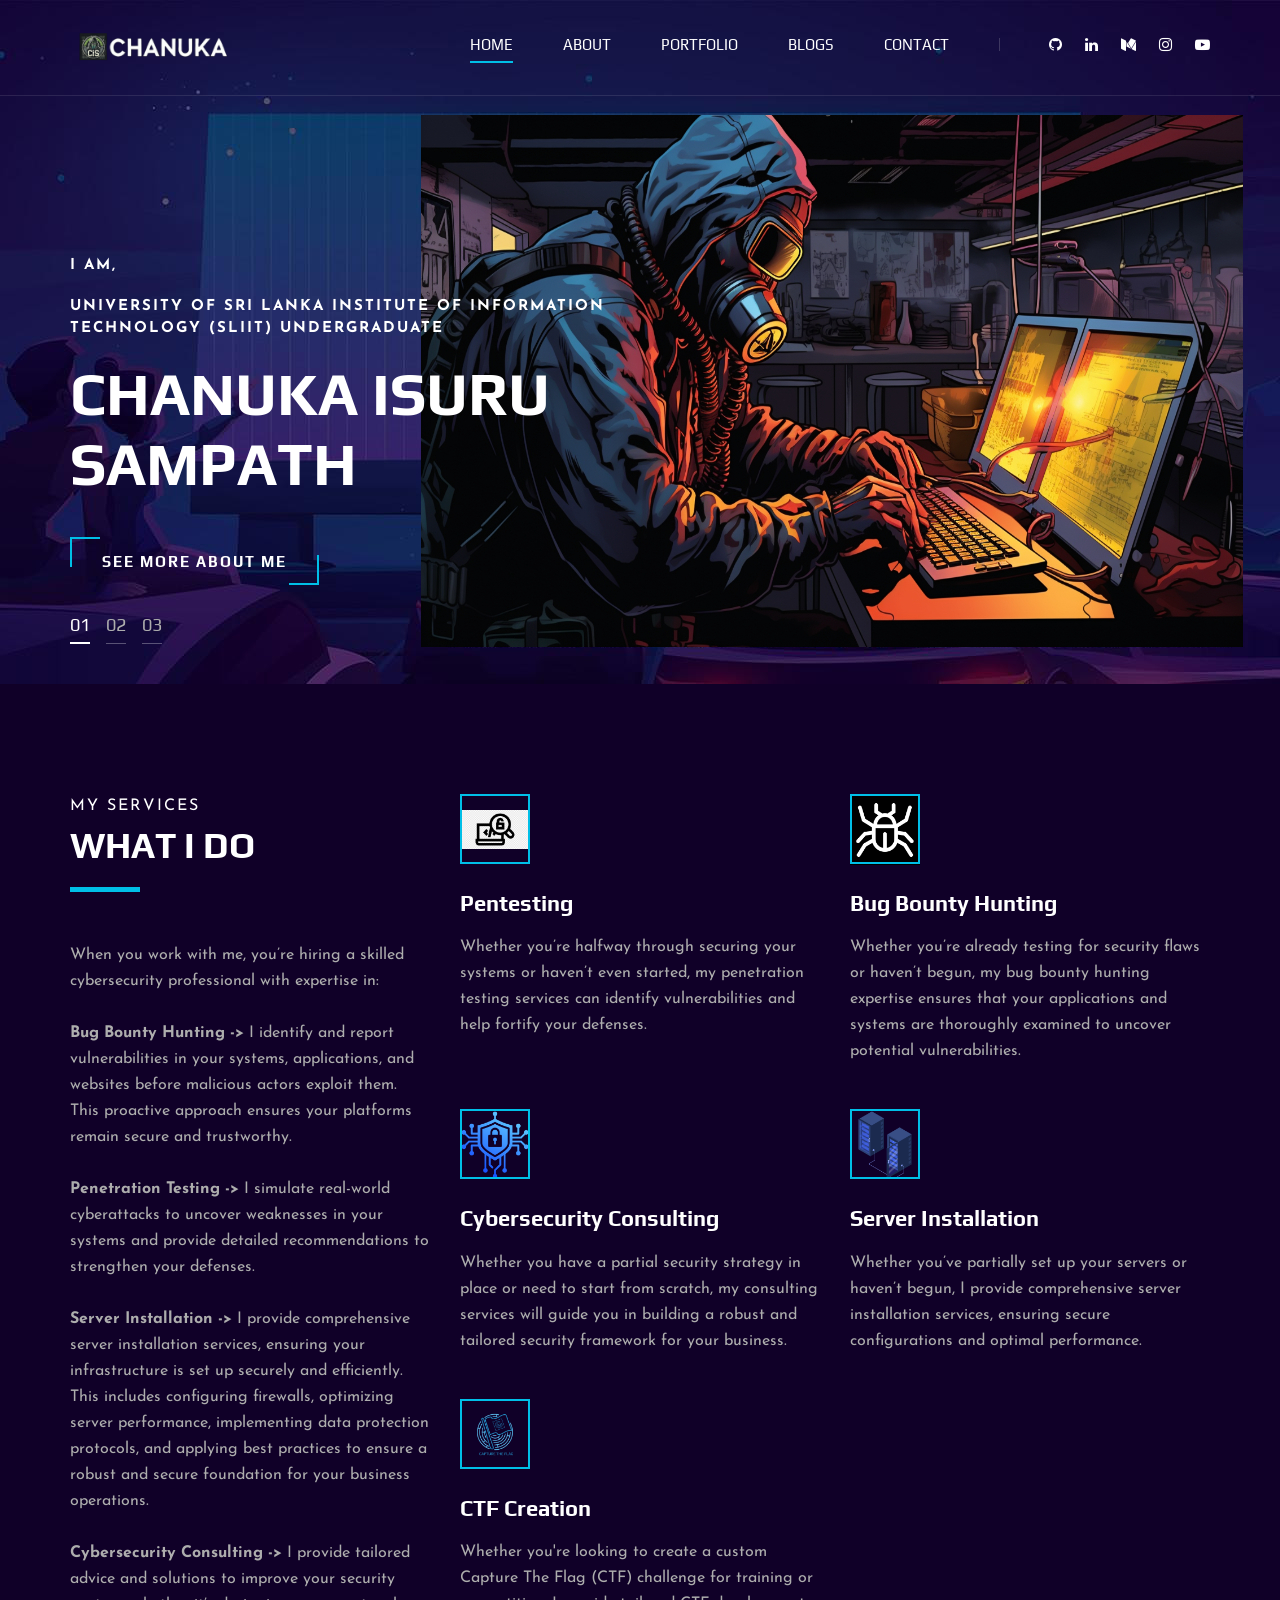
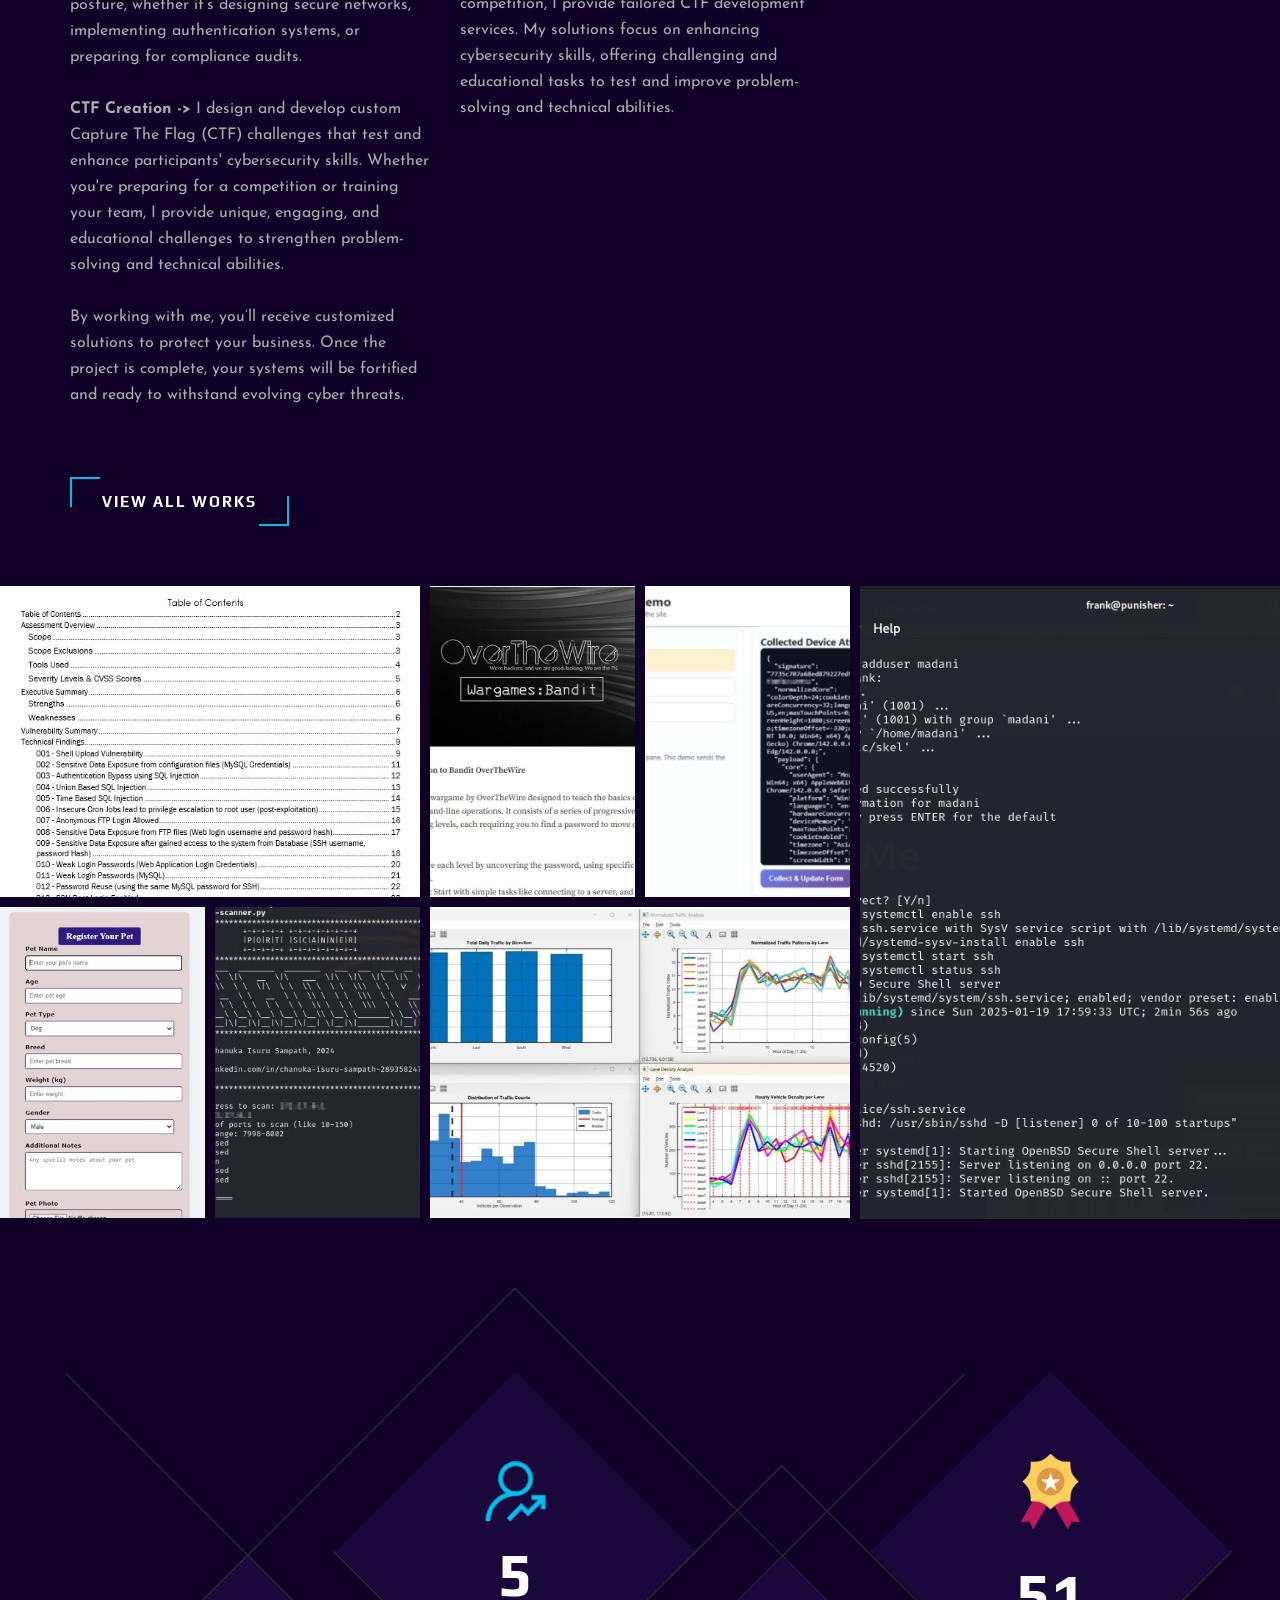
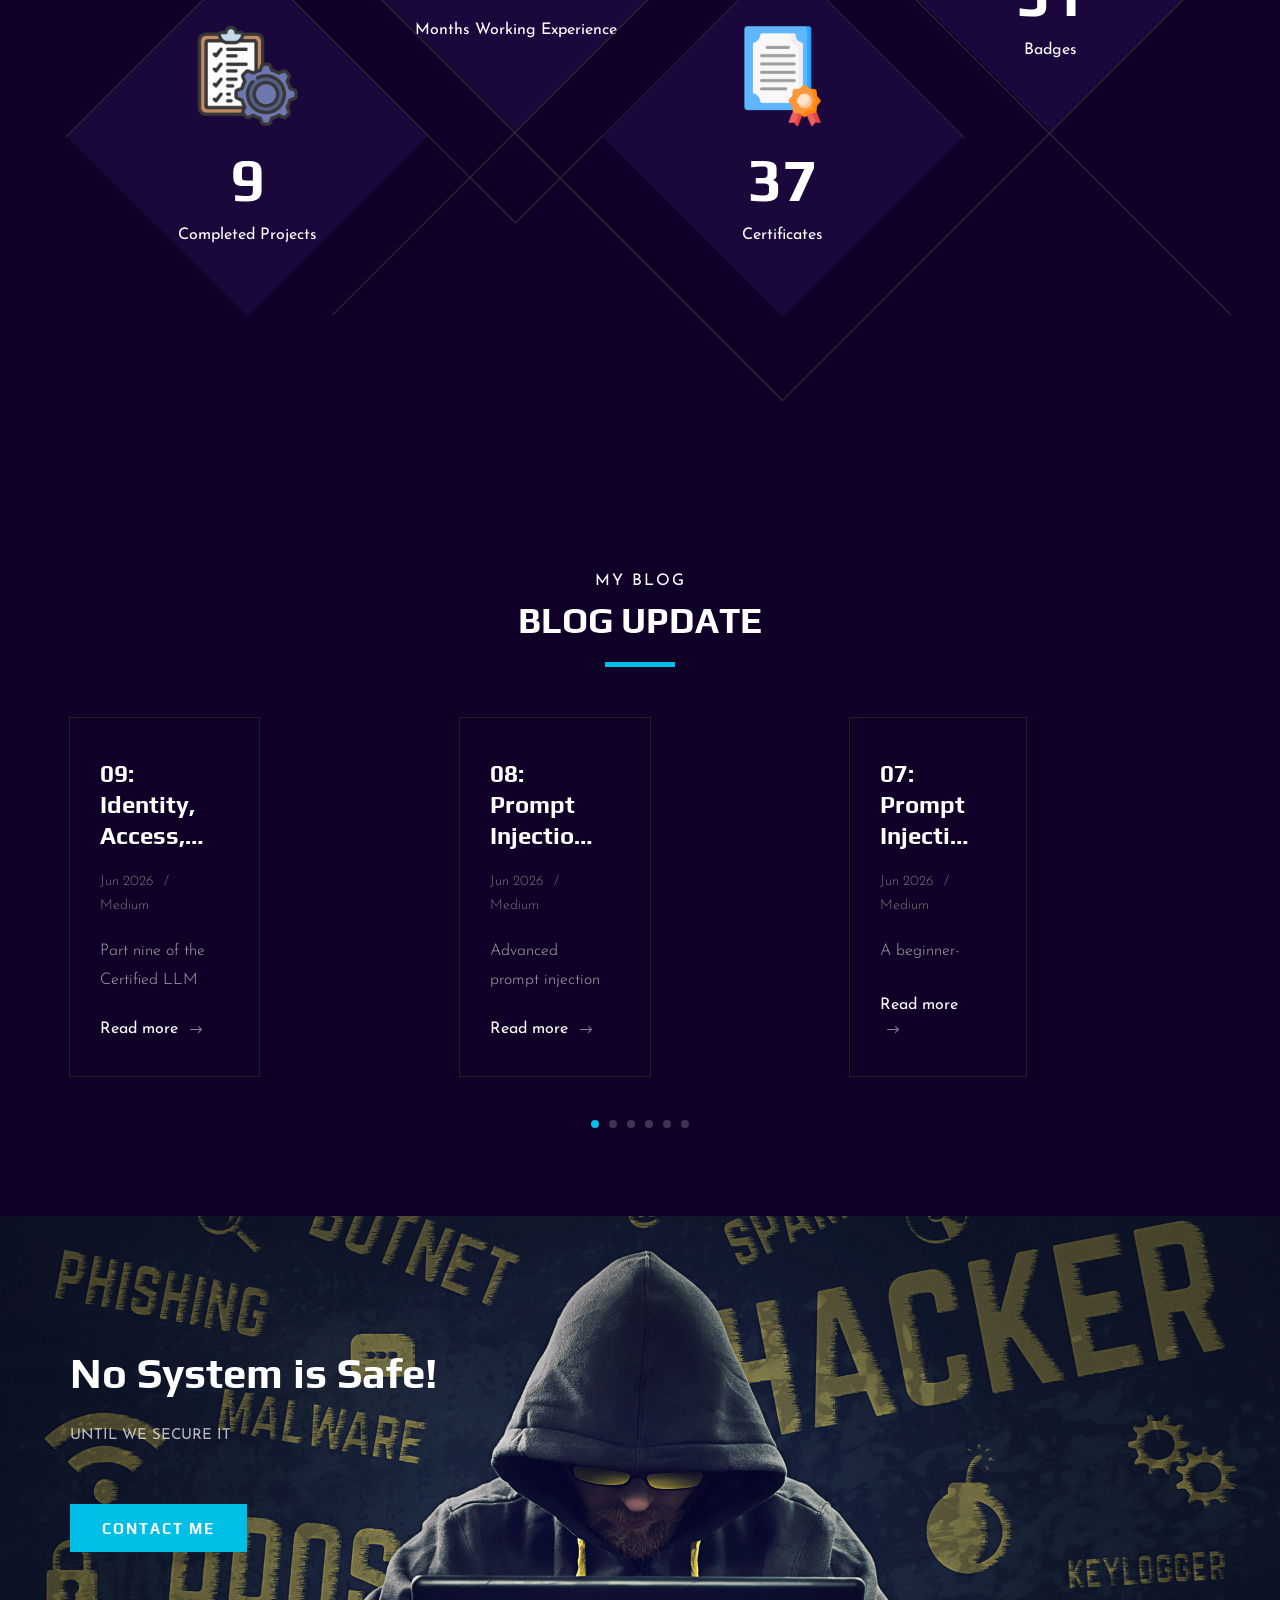
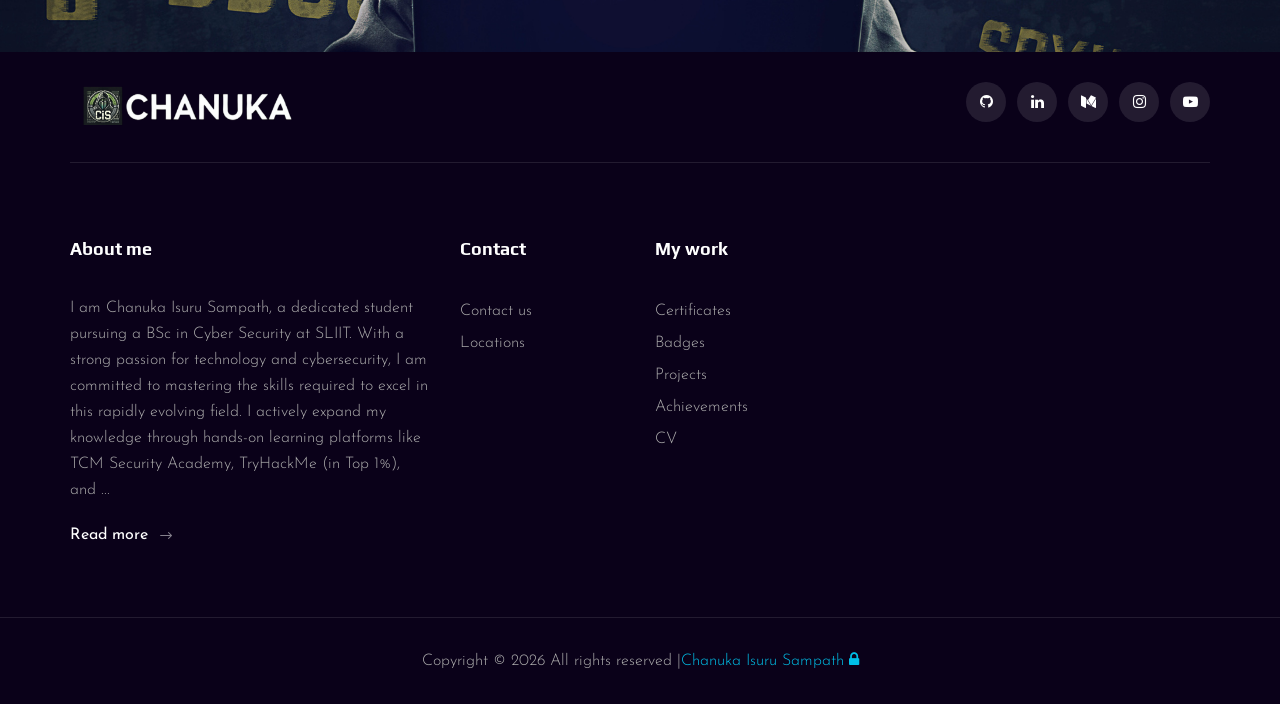
<file: index.html>
<!DOCTYPE html>
<html lang="zxx">

<head>
    <meta charset="UTF-8">
    <meta name="description" content="Chanuka Isuru Sampath is a cyber security undergraduate, penetration tester, bug bounty hunter, CTF creator, and security researcher.">
    <meta property="og:title" content="Chanuka Isuru Sampath | Cyber Security Portfolio">
    <meta property="og:description" content="Cyber security portfolio of Chanuka Isuru Sampath, featuring projects, certificates, badges, blogs, and contact details.">
    <meta property="og:type" content="website">
    <meta property="og:image" content="img/hero/hero-1.jpg">
    <meta name="twitter:card" content="summary_large_image">
    
    <title>Chanuka Isuru Sampath | Cyber Security Portfolio</title>

    <!-- Google Font -->
    <link href="https://fonts.googleapis.com/css2?family=Play:wght@400;700&display=swap" rel="stylesheet">
    <link href="https://fonts.googleapis.com/css2?family=Josefin+Sans:wght@300;400;500;600;700&display=swap"
        rel="stylesheet">

    <!-- Css Styles -->
    <link rel="stylesheet" href="css/bootstrap.min.css" type="text/css">
    <link rel="stylesheet" href="css/font-awesome.min.css" type="text/css">
    <link rel="stylesheet" href="css/elegant-icons.css" type="text/css">
    <link rel="stylesheet" href="css/owl.carousel.min.css" type="text/css">
    <link rel="stylesheet" href="css/magnific-popup.css" type="text/css">
    <link rel="stylesheet" href="css/slicknav.min.css" type="text/css">
    <link rel="stylesheet" href="css/style.css?v=20260613" type="text/css">
</head>

<body>
    <!-- Page Preloder -->
    <div id="preloder">
        <div class="loader"></div>
    </div>

    <!-- Header Section Begin -->
    <header class="header">
        <div class="container">
            <div class="row">
                <div class="col-lg-2">
                    <div class="header__logo">
                        <a href="./index.html"><img src="img/my logo.png" width="200px" alt=""></a>
                    </div>
                </div>
                <div class="col-lg-10">
                    <div class="header__nav__option">
                        <nav class="header__nav__menu mobile-menu">
                            <ul>
                                <li class="active"><a href="./index.html">Home</a></li>
                                <li><a href="./about.html">About</a></li>
                                <li><a href="./portfolio.html">Portfolio</a></li>
                                <li><a href="./blog.html">Blogs</a> </li>
                                <li><a href="./contact.html">Contact</a></li>
                            </ul>
                        </nav>
                        <div class="header__nav__social">
                            <a href="https://github.com/RIO6IX" target="_blank"><i class="fa fa-github"></i></a>
                            <a href="https://www.linkedin.com/in/chanuka-isuru-sampath-289358247/" target="_blank"><i class="fa fa-linkedin"></i></a>
                            <a href="https://medium.com/@rio6ix" target="_blank"><i class="fa fa-medium"></i></a>
                            <a href="https://www.instagram.com/rio6ix_._?igsh=MTc4N213a2JsMW84YQ%3D%3D&utm_source=qr " target="_blank"><i class="fa fa-instagram"></i></a>
                            <a href="https://www.youtube.com/@chanukaisuru0" target="_blank"><i class="fa fa-youtube-play"></i></a>
                        </div>
                    </div>
                </div>
            </div>
            <div id="mobile-menu-wrap"></div>
        </div>
    </header>
    <!-- Header End -->

    <!-- Hero Section Begin -->
    <section class="hero">
        <div class="hero__slider owl-carousel">
            <div class="hero__item set-bg" data-setbg="img/hero/hero-1.jpg">
                <div class="container">
                    <div class="row">
                        <div class="col-lg-6">
                            <div class="hero__text">
                                <span><b>I am, </b></span>
                                <span><b>University of Sri Lanka Institute of Information Technology (SLIIT) Undergraduate</b></span>
                                <h2><b>Chanuka Isuru Sampath</b></h2>
                                <a href="./about.html" class="primary-btn">See more about me</a>
                            </div>
                        </div>
                    </div>
                </div>
            </div>
            <div class="hero__item set-bg" data-setbg="img/hero/hero-1.jpg">
                <div class="container">
                    <div class="row">
                        <div class="col-lg-6">
                            <div class="hero__text">
                                <span><b>I am,</b> </span>
                                <span><b>an active Hack The Box, TryHackMe, VulnHub, and PicoCTF Player and CTF creator</b></span>
                                <h2><b>Chanuka Isuru Sampath (RIO6IX)</b></h2>
                                <a href="./about.html" class="primary-btn">See more about me</a>
                            </div>
                        </div>
                    </div>
                </div>
            </div>
            <div class="hero__item set-bg" data-setbg="img/hero/hero-1.jpg">
                <div class="container">
                    <div class="row">
                        <div class="col-lg-6">
                            <div class="hero__text">
                                <span><b>I am, </b></span>
                                <span><b>Bug Bounty Hunter on Bugcrowd, HackerOne, and Intigriti</b></span>
                                <h2><b>Chanuka Isuru Sampath</b></h2>
                                <a href="./about.html" class="primary-btn">See more about me</a>
                            </div>
                        </div>
                    </div>
                </div>
            </div>
        </div>
    </section>
    <!-- Hero Section End -->

    <!-- Services Section Begin -->
    <section class="services spad">
        <div class="container">
            <div class="row">
                <div class="col-lg-4">
                    <div class="services__title">
                        <div class="section-title">
                            <span>My services</span>
                            <h2>What I Do</h2>
                        </div>
                        <p>When you work with me, you’re hiring a skilled cybersecurity professional with expertise in:
                            <br>
                            <br>
                         <B>Bug Bounty Hunting -></B>
                            I identify and report vulnerabilities in your systems, applications, and websites before malicious actors exploit them. This proactive approach ensures your platforms remain secure and trustworthy.
                            <br>
                            <br>
                            <B>Penetration Testing -></B>
                            I simulate real-world cyberattacks to uncover weaknesses in your systems and provide detailed recommendations to strengthen your defenses.
                            <br>
                            <br>
                            <B>Server Installation -></B>
                            I provide comprehensive server installation services, ensuring your infrastructure is set up securely and efficiently. This includes configuring firewalls, optimizing server performance, implementing data protection protocols, and applying best practices to ensure a robust and secure foundation for your business operations.
                            <br>
                            <br>
                            <B>Cybersecurity Consulting -></B>
                            I provide tailored advice and solutions to improve your security posture, whether it’s designing secure networks, implementing authentication systems, or preparing for compliance audits.
                            <br>
                            <br>
                            <B>CTF Creation -></B>
                            I design and develop custom Capture The Flag (CTF) challenges that test and enhance participants' cybersecurity skills. Whether you're preparing for a competition or training your team, I provide unique, engaging, and educational challenges to strengthen problem-solving and technical abilities.
                            <br>
                            <br>
                             By working with me, you’ll receive customized solutions to protect your business. Once the project is complete, your systems will be fortified and ready to withstand evolving cyber threats.</p>
                             <script type="text/javascript" src="https://cdnjs.buymeacoffee.com/1.0.0/button.prod.min.js" data-name="bmc-button" data-slug="chanukaisuru" data-color="#FFDD00" data-emoji="☕"  data-font="Comic" data-text="Buy me a coffee" data-outline-color="#000000" data-font-color="#000000" data-coffee-color="#ffffff" ></script> 
                    </div>
                    <br>
                    <a href="portfolio.html" class="primary-btn">View all works</a>
                </div>
                <div class="col-lg-8">
                    <div class="row">
                        <div class="col-lg-6 col-md-6 col-sm-6">
                            <div class="services__item">
                                <div class="services__item__icon">
                                    <img src="img/icons/si-1.png" alt="">
                                </div>
                                <h4>Pentesting</h4>
                                <p>Whether you’re halfway through securing your systems or haven’t even started, my penetration testing services can identify vulnerabilities and help fortify your defenses.</p>
                            </div>
                        </div>
                        <div class="col-lg-6 col-md-6 col-sm-6">
                            <div class="services__item">
                                <div class="services__item__icon">
                                    <img src="img/icons/si-2.png" alt="">
                                </div>
                                <h4>Bug Bounty Hunting</h4>
                                <p>Whether you’re already testing for security flaws or haven’t begun, my bug bounty hunting expertise ensures that your applications and systems are thoroughly examined to uncover potential vulnerabilities.</p>
                            </div>
                        </div>
                        <div class="col-lg-6 col-md-6 col-sm-6">
                            <div class="services__item">
                                <div class="services__item__icon">
                                    <img src="img/icons/si-3.png" alt="">
                                </div>
                                <h4>Cybersecurity Consulting</h4>
                                <p>Whether you have a partial security strategy in place or need to start from scratch, my consulting services will guide you in building a robust and tailored security framework for your business.</p>
                            </div>
                        </div>
                        <div class="col-lg-6 col-md-6 col-sm-6">
                            <div class="services__item">
                                <div class="services__item__icon">
                                    <img src="img/icons/si-4.png" alt="">
                                </div>
                                <h4>Server Installation</h4>
                                <p>Whether you’ve partially set up your servers or haven’t begun, I provide comprehensive server installation services, ensuring secure configurations and optimal performance.</p>
                            </div>
                        </div>
                        <div class="col-lg-6 col-md-6 col-sm-6">
                            <div class="services__item">
                                <div class="services__item__icon">
                                    <img src="img/icons/si-5.png" alt="">
                                </div>
                                <h4>CTF Creation</h4>
                                <p>Whether you're looking to create a custom Capture The Flag (CTF) challenge for training or competition, I provide tailored CTF development services. My solutions focus on enhancing cybersecurity skills, offering challenging and educational tasks to test and improve problem-solving and technical abilities.</p>
                            </div>
                        </div>
                    </div>
                </div>
            </div>
        </div>
    </section>
    <!-- Services Section End -->

    <!-- Work Section Begin -->
    <section class="work">
        <div class="work__gallery">
            <div class="grid-sizer"></div>
            <div class="work__item wide__item set-bg" data-setbg="img/work/work-1.jpg">
            <!--   <a href="https://medium.com/@rio6ix" class="play-btn video-popup"><i
                        class="fa fa-play"></i></a> -->
                <div class="work__item__hover">
                    <h4>Pentesting</h4>
                    <ul>
                        <li>Report written</li>
                    
                    </ul>
                </div>
            </div>
            <div class="work__item small__item set-bg" data-setbg="img/work/work-2.jpg">
                <div class="work__item__hover">
                    <h4>Cyber Security</h4>
                    <ul>
                        <li>Guide</li>                            
                    </ul>
                </div>
            </div>
            <div class="work__item small__item set-bg" data-setbg="img/work/work-7.png">
                    <div class="work__item__hover">
                        <h4>Research & Demo</h4>
                        <ul>
                            <li>Guide</li>                            
                        </ul>
                    </div>
            </div>
            <div class="work__item large__item set-bg" data-setbg="img/work/work-4.jpg">
                <div class="work__item__hover">
                    <h4>CTF</h4>
                    <ul>
                        <li>Create</li>
                    </ul>
                </div>
            </div>
            <div class="work__item small__item set-bg" data-setbg="img/work/work-5.jpg">
                <div class="work__item__hover">
                    <h4>Web</h4>
                    <ul>
                        <li>Development</li>
                    </ul>
                </div>
            </div>
            <div class="work__item small__item set-bg" data-setbg="img/work/work-6.jpg">
                <div class="work__item__hover">
                    <h4>Tool</h4>
                    <ul>
                        <li>Builder</li>
                    </ul>
                </div>
            </div>
            <div class="work__item wide__item set-bg" data-setbg="img/work/DM-1.png">
                <div class="work__item__hover">
                    <h4>Smart Traffic Light Controller</h4>
                    <ul>
                        <li>Project</li>
                        <li>development</li>
                    </ul>
                </div>
            </div>
        </div>
    </section>
    <!-- Work Section End -->

    <!-- Counter Section Begin -->
    <section class="counter">
        <div class="container">
            <div class="counter__content">
                <div class="row">
                    <div class="col-lg-3 col-md-6 col-sm-6">
                        <div class="counter__item">
                            <div class="counter__item__text">
                                <img src="img/icons/ci-1.png" width="100px" alt="">
                                <h2 class="counter_num">14</h2>
                                <p>Completed Projects</p>
                            </div>
                        </div>
                    </div>
                    <div class="col-lg-3 col-md-6 col-sm-6">
                        <div class="counter__item second__item">
                            <div class="counter__item__text">
                                <img src="img/icons/ci-2.png" alt="">
                                <h2 class="counter_num">7</h2>
                                <p>Months Working Experience</p>
                            </div>
                        </div>
                    </div>
                    <div class="col-lg-3 col-md-6 col-sm-6">
                        <div class="counter__item third__item">
                            <div class="counter__item__text">
                                <img src="img/icons/ci-3.png" width="100px" alt="">
                                <h2 class="counter_num">61</h2>
                                <p>Certificates</p>
                            </div>
                        </div>
                    </div>
                    <div class="col-lg-3 col-md-6 col-sm-6">
                        <div class="counter__item four__item">
                            <div class="counter__item__text">
                                <img src="img/icons/ci-4.png" width="100px" alt="">
                                <h2 class="counter_num">84</h2>
                                <p>Badges</p>
                            </div>
                        </div>
                    </div>
                </div>
            </div>
        </div>
    </section>
    <!-- Counter Section End -->


    <!-- Latest Blog Section Begin -->
    <section class="latest spad">
        <div class="container">
            <div class="row">
                <div class="col-lg-12">
                    <div class="section-title center-title">
                        <span>My Blog</span>
                        <h2>Blog Update</h2>
                    </div>
                </div>
            </div>
            <div class="row">
                <div class="latest__slider owl-carousel">
                    <div class="col-lg-4">
                        <div class="blog__item latest__item">
                            <h4>09: Identity, Access, Memory &amp; Advanced Topics</h4>
                            <ul>
                                <li>Jun 2026</li>
                                <li>Medium</li>
                            </ul>
                            <p>Part nine of the Certified LLM Security Professional series, covering identity, access, memory, and advanced security topics for LLM systems.</p>
                            <a href="https://medium.com/@rio6ix/certified-llm-security-professional-09-identity-access-memory-advanced-topics-4883854ca1ee" target="_blank">Read more <span class="arrow_right"></span></a>
                        </div>
                    </div>
                    <div class="col-lg-4">
                        <div class="blog__item latest__item">
                            <h4>08: Prompt Injection Advanced Attack Scenarios</h4>
                            <ul>
                                <li>Jun 2026</li>
                                <li>Medium</li>
                            </ul>
                            <p>Advanced prompt injection scenarios in the Certified LLM Security Professional series, focused on practical attack paths and defensive thinking.</p>
                            <a href="https://medium.com/@rio6ix/certified-llm-security-professional-08-prompt-injection-advanced-attack-scenarios-87127b9a428a" target="_blank">Read more <span class="arrow_right"></span></a>
                        </div>
                    </div>
                    <div class="col-lg-4">
                        <div class="blog__item latest__item">
                            <h4>07: Prompt Injection Basics &amp; Direct Attacks</h4>
                            <ul>
                                <li>Jun 2026</li>
                                <li>Medium</li>
                            </ul>
                            <p>A beginner-friendly LLM security lesson on prompt injection basics, direct attacks, and why instruction handling matters in AI applications.</p>
                            <a href="https://medium.com/@rio6ix/certified-llm-security-professional-07-prompt-injection-basics-direct-attacks-875ce26dd5e9" target="_blank">Read more <span class="arrow_right"></span></a>
                        </div>
                    </div>
                    <div class="col-lg-4">
                        <div class="blog__item latest__item">
                            <h4>06: LLM Application Architecture &amp; RAG</h4>
                            <ul>
                                <li>Jun 2026</li>
                                <li>Medium</li>
                            </ul>
                            <p>Part six introduces LLM application architecture and retrieval augmented generation, with a security-focused look at how these systems are built.</p>
                            <a href="https://medium.com/@rio6ix/certified-llm-security-professional-06-llm-application-architecture-rag-2a0ee123f6e6" target="_blank">Read more <span class="arrow_right"></span></a>
                        </div>
                    </div>
                    <div class="col-lg-4">
                        <div class="blog__item latest__item">
                            <h4>Bandit Level 0-34</h4>
                            <ul>
                                <li>Mar 01, 2025</li>
                                <li>Medium</li>
                            </ul>
                            <p>Bandit is a wargame by OverTheWire designed to teach Linux and command-line basics through progressively challenging levels.</p>
                            <a href="https://medium.com/@rio6ix/overthewire-bandit-level-1-34-064c9911459d" target="_blank">Read more <span class="arrow_right"></span></a>
                        </div>
                    </div>
                    <div class="col-lg-4">
                        <div class="blog__item latest__item">
                            <h4>Natas Level 0-10</h4>
                            <ul>
                                <li>Feb 14, 2025</li>
                                <li>Medium</li>
                            </ul>
                            <p>OverTheWire Natas is a web security wargame for learning web vulnerabilities through hands-on browser-based challenges.</p>
                            <a href="https://medium.com/@rio6ix/natas-level-1-20-ada947b40325" target="_blank">Read more <span class="arrow_right"></span></a>
                        </div>
                    </div>
                    <div class="col-lg-4">
                        <div class="blog__item latest__item">
                            <h4>Setting Up Burp Suite Proxy: A Complete Guide</h4>
                            <ul>
                                <li>Mar 04, 2025</li>
                                <li>Medium</li>
                            </ul>
                            <p>A practical guide to configuring Burp Suite Proxy for web security testing and browser traffic interception.</p>
                            <a href="https://medium.com/@rio6ix/setting-up-burp-suite-proxy-a-complete-guide-f887f7e74e1f" target="_blank">Read more <span class="arrow_right"></span></a>
                        </div>
                    </div>
                    <div class="col-lg-4">
                        <div class="blog__item latest__item">
                            <h4>TryHackMe Mr. Robot Walkthrough</h4>
                            <ul>
                                <li>Nov 21, 2024</li>
                                <li>Medium</li>
                            </ul>
                            <p>A TryHackMe Mr. Robot walkthrough beginning with Nmap scanning, service discovery, and exploitation workflow.</p>
                            <a href="https://medium.com/@rio6ix/tryhackme-mr-robot-walkthrough-6e37f9a0c8bc" target="_blank">Read more <span class="arrow_right"></span></a>
                        </div>
                    </div>
                    <div class="col-lg-4">
                        <div class="blog__item latest__item">
                            <h4>Python 101 for Hackers</h4>
                            <ul>
                                <li>Dec 14, 2024</li>
                                <li>LinkedIn</li>
                            </ul>
                            <p>A Python-focused ethical hacking guide covering small security projects, scripting ideas, and practical learning exercises.</p>
                            <a href="https://www.linkedin.com/posts/chanuka-isuru-sampath-289358247_python-101-for-hackers-educational-guide-activity-7273726125841747968-dWLm?utm_source=share&utm_medium=member_desktop" target="_blank">Read more <span class="arrow_right"></span></a>
                        </div>
                    </div>
                    <div class="col-lg-4">
                        <div class="blog__item latest__item">
                            <h4>Frank CTF</h4>
                            <ul>
                                <li>Jan 20, 2025</li>
                                <li>Medium</li>
                            </ul>
                            <p>A walkthrough for the Frank CTF challenge, inspired by Frank Castle, with practical enumeration and exploitation steps.</p>
                            <a href="https://medium.com/@rio6ix/frank-8ee9dcc6ed93" target="_blank">Read more <span class="arrow_right"></span></a>
                        </div>
                    </div>
                    <div class="col-lg-4">
                        <div class="blog__item latest__item">
                            <h4>Find Me CTF</h4>
                            <ul>
                                <li>Jan 23, 2025</li>
                                <li>Medium</li>
                            </ul>
                            <p>A walkthrough for the Find Me CTF challenge, showing how to uncover vulnerabilities and capture the user and root flags.</p>
                            <a href="https://medium.com/@rio6ix/find-me-ctf-ec04b7c83b00" target="_blank">Read more <span class="arrow_right"></span></a>
                        </div>
                    </div>
                </div>
            </div>
        </div> 
    </section>
    <!-- Latest Blog Section End -->

    <!-- Call To Action Section Begin -->
    <section class="callto spad set-bg" data-setbg="img/callto-bg.jpg">
        <div class="container">
            <div class="row">
                <div class="col-lg-8">
                    <div class="callto__text">
                        <h2>No System is Safe!</h2>
                        <p>Until We Secure It</p>
                        <a href="./contact.html">Contact me</a>
                    </div>
                </div>
            </div>
        </div>
    </section>
    <!-- Call To Action Section End -->

    <!-- Footer Section Begin -->
    <footer class="footer">
        <div class="container">
            <div class="footer__top">
                <div class="row">
                    <div class="col-lg-6 col-md-6">
                        <div class="footer__top__logo">
                            <a href="./index.html"><img src="img/my logo.png" height="50px" ></a>
                        </div>
                    </div>
                    <div class="col-lg-6 col-md-6">
                        <div class="footer__top__social">
                            <a href="https://github.com/RIO6IX" target="_blank"><i class="fa fa-github"></i></a>
                            <a href="https://www.linkedin.com/in/chanuka-isuru-sampath-289358247/" target="_blank"><i class="fa fa-linkedin"></i></a>
                            <a href="https://medium.com/@rio6ix" target="_blank"><i class="fa fa-medium"></i></a>
                            <a href="https://www.instagram.com/rio6ix_._?igsh=MTc4N213a2JsMW84YQ%3D%3D&utm_source=qr " target="_blank"><i class="fa fa-instagram"></i></a>
                            <a href="https://www.youtube.com/@chanukaisuru0" target="_blank"><i class="fa fa-youtube-play"></i></a>
                        </div>
                    </div>
                </div>
            </div>
            <div class="footer__option">
                <div class="row">
                    <div class="col-lg-4 col-md-6 col-sm-6">
                        <div class="footer__option__item">
                            <h5>About me</h5>
                            <p>I am Chanuka Isuru Sampath, a dedicated student pursuing a BSc in Cyber Security at SLIIT. With a strong passion for technology and cybersecurity, I am committed to mastering the skills required to excel in this rapidly evolving field. I actively expand my knowledge through hands-on learning platforms like TCM Security Academy, TryHackMe (in Top 1%), and ...</p>
                            <a href="./about.html" class="read__more">Read more <span class="arrow_right"></span></a>
                        </div>
                    </div>
                    <div class="col-lg-2 col-md-3 col-sm-3">
                        <div class="footer__option__item">
                            <h5>Contact</h5>
                            <ul>
                                <li><a href="./contact.html">Contact us</a></li>
                                <li><a href="./contact.html">Locations</a></li>
                            </ul>
                        </div>
                    </div>
                    <div class="col-lg-2 col-md-3 col-sm-3">
                        <div class="footer__option__item">
                            <h5>My work</h5>
                            <ul>
                                <li><a href="./portfolio.html">Certificates</a></li>
                                <li><a href="./portfolio.html">Badges</a></li>
                                <li><a href="./portfolio.html">Projects</a></li>
                                <li><a href="./portfolio.html">Achievements</a></li>
                                <li><a href="./portfolio.html">CV</a></li>
                            </ul>
                        </div>
                    </div>
           
                    </div>
                </div>
            </div>
            <div class="footer__copyright">
                <div class="row">
                    <div class="col-lg-12 text-center">
                        <p class="footer__copyright__text">Copyright &copy;
                            <script>
                                document.write(new Date().getFullYear());
                            </script>
                            All rights reserved |<a href="https://www.linkedin.com/in/chanuka-isuru-sampath-289358247/" target="_blank">Chanuka Isuru Sampath </a> <i class="fa fa-lock"
                            aria-hidden="true"></i>
                        </p>
                        
                    </div>
                </div>
            </div>
        </div>
    </footer>
    <!-- Footer Section End -->

    <!-- Js Plugins -->
    <script src="js/jquery-3.3.1.min.js"></script>
    <script src="js/bootstrap.min.js"></script>
    <script src="js/jquery.magnific-popup.min.js"></script>
    <script src="js/mixitup.min.js"></script>
    <script src="js/masonry.pkgd.min.js"></script>
    <script src="js/jquery.slicknav.js"></script>
    <script src="js/owl.carousel.min.js"></script>
    <script src="js/main.js"></script>
</body>

</html>
</file>
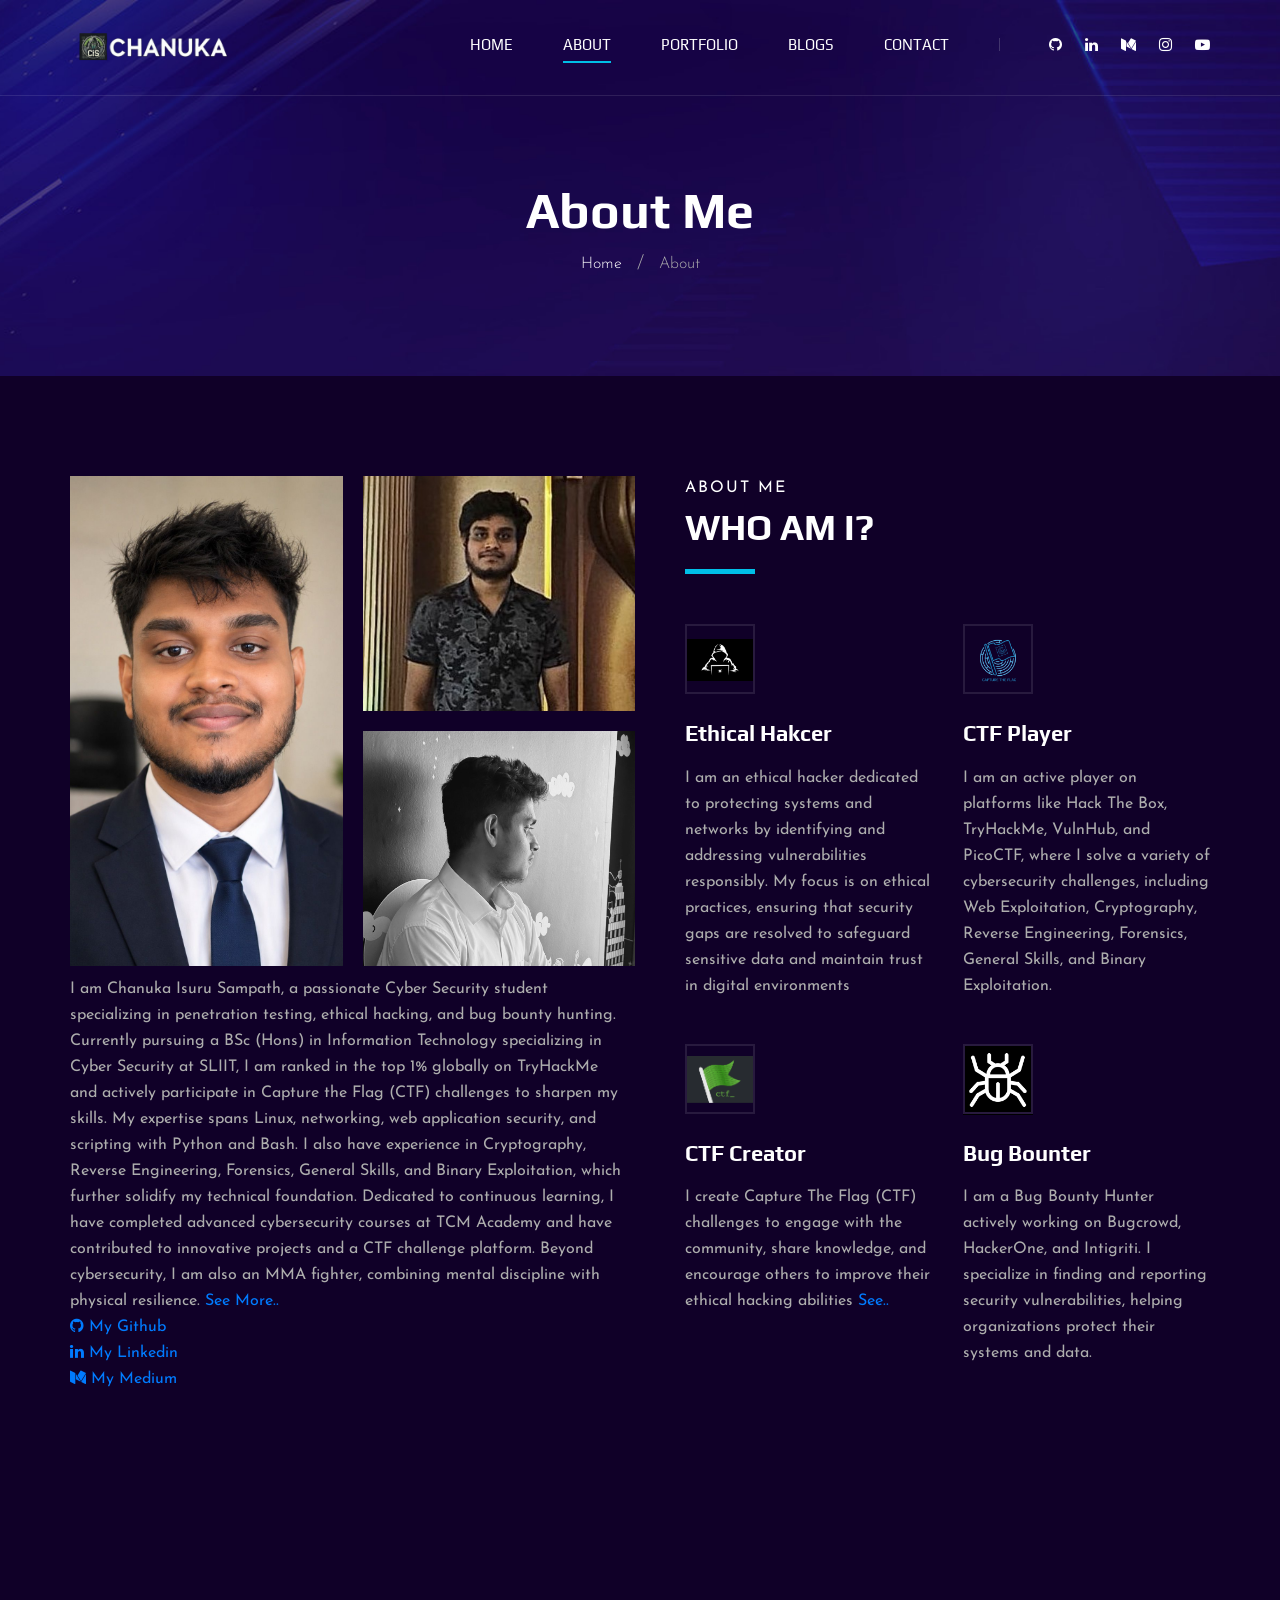
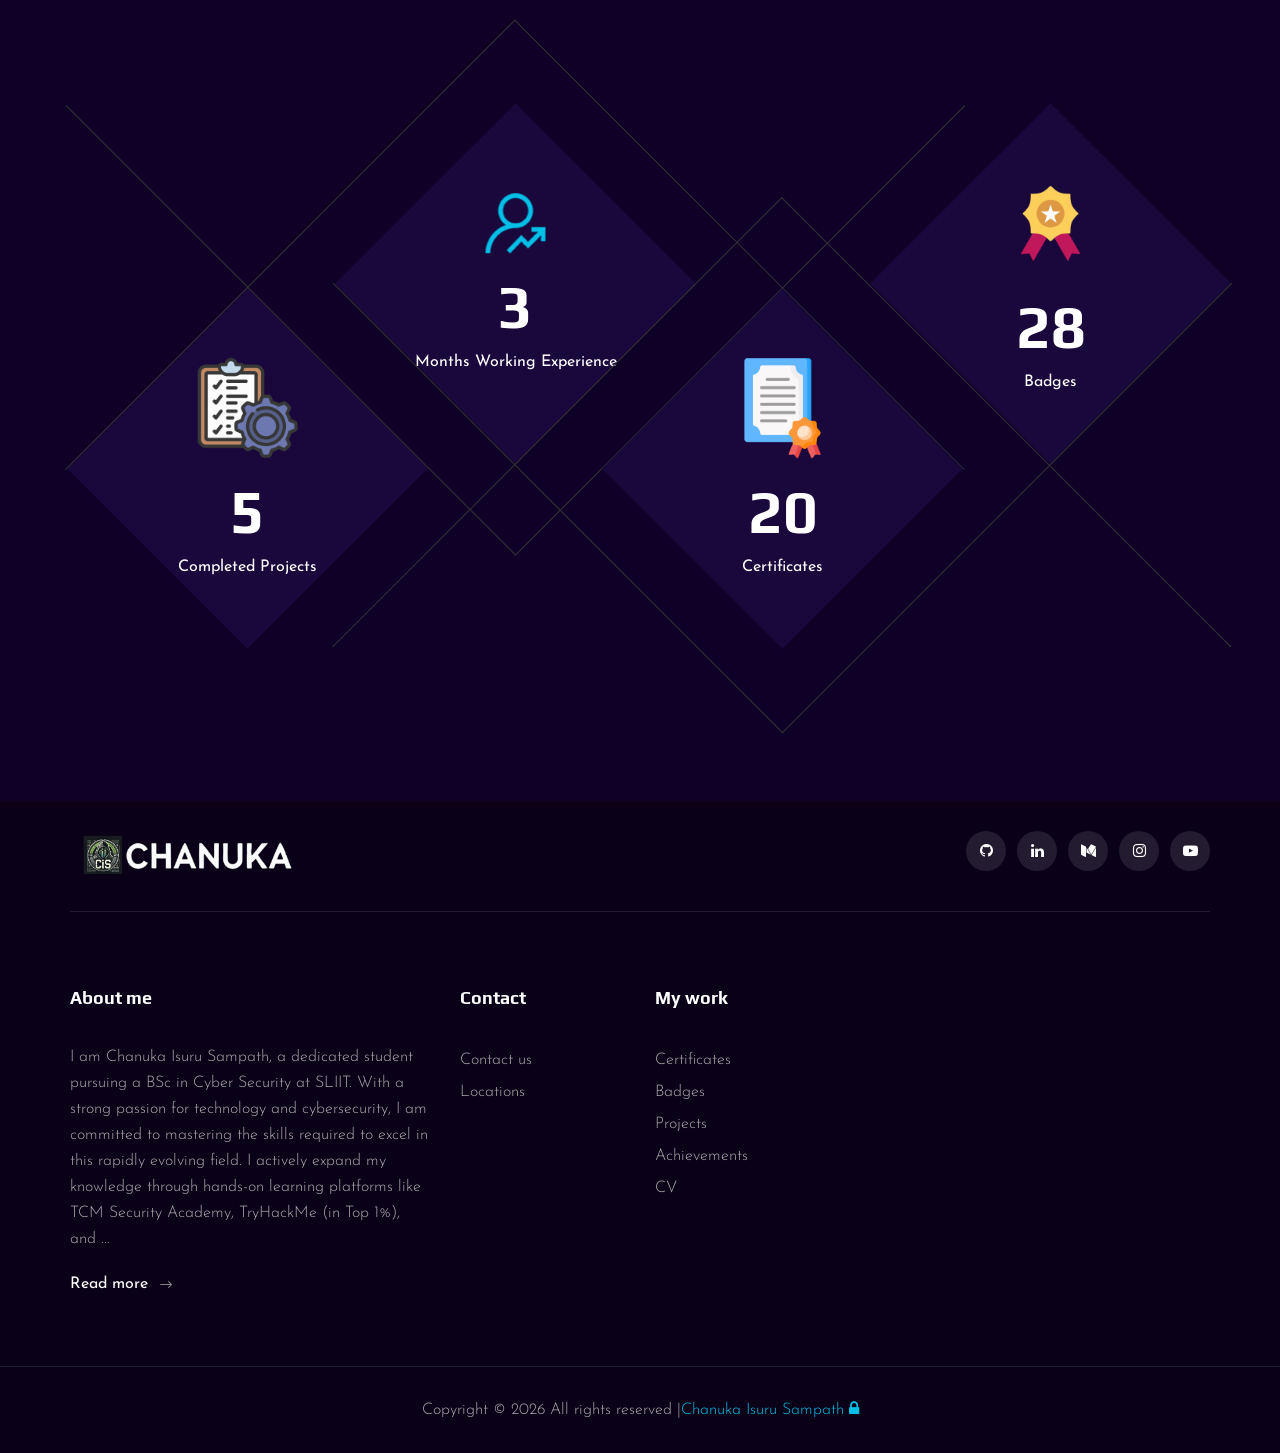
<file: about.html>
<!DOCTYPE html>
<html lang="zxx">

<head>
    <meta charset="UTF-8">
    <meta name="description" content="Learn about Chanuka Isuru Sampath, a cyber security undergraduate focused on penetration testing, bug bounty hunting, CTFs, and security research.">
    <meta property="og:title" content="About Chanuka Isuru Sampath">
    <meta property="og:description" content="Background, skills, achievements, and cyber security journey of Chanuka Isuru Sampath.">
    <meta property="og:type" content="website">
    <meta property="og:image" content="img/hero/hero-1.jpg">
    <meta name="twitter:card" content="summary_large_image">
    <title>About Chanuka Isuru Sampath | Cyber Security Student</title>

    <!-- Google Font -->
    <link href="https://fonts.googleapis.com/css2?family=Play:wght@400;700&display=swap" rel="stylesheet">
    <link href="https://fonts.googleapis.com/css2?family=Josefin+Sans:wght@300;400;500;600;700&display=swap"
        rel="stylesheet">

    <!-- Css Styles -->
    <link rel="stylesheet" href="css/bootstrap.min.css" type="text/css">
    <link rel="stylesheet" href="css/font-awesome.min.css" type="text/css">
    <link rel="stylesheet" href="css/elegant-icons.css" type="text/css">
    <link rel="stylesheet" href="css/owl.carousel.min.css" type="text/css">
    <link rel="stylesheet" href="css/magnific-popup.css" type="text/css">
    <link rel="stylesheet" href="css/slicknav.min.css" type="text/css">
    <link rel="stylesheet" href="css/style.css?v=20260613" type="text/css">
</head>

<body>
    <!-- Page Preloder -->
    <div id="preloder">
        <div class="loader"></div>
    </div>

    <!-- Header Section Begin -->
    <header class="header">
        <div class="container">
            <div class="row">
                <div class="col-lg-2">
                    <div class="header__logo">
                        <a href="./index.html"><img src="img/my logo.png" width="200px" alt=""></a>
                    </div>
                </div>
                <div class="col-lg-10">
                    <div class="header__nav__option">
                        <nav class="header__nav__menu mobile-menu">
                            <ul>
                                <li><a href="./index.html">Home</a></li>
                                <li class="active"><a href="./about.html">About</a></li>
                                <li><a href="./portfolio.html">Portfolio</a></li>
                                <li><a href="./blog.html">Blogs</a> </li>
                                <li><a href="./contact.html">Contact</a></li>
                            </ul>
                        </nav>
                        <div class="header__nav__social">
                            <a href="https://github.com/RIO6IX" target="_blank"><i class="fa fa-github"></i></a>
                            <a href="https://www.linkedin.com/in/chanuka-isuru-sampath-289358247/" target="_blank"><i class="fa fa-linkedin"></i></a>
                            <a href="https://medium.com/@rio6ix" target="_blank"><i class="fa fa-medium"></i></a>
                            <a href="https://www.instagram.com/rio6ix_._?igsh=MTc4N213a2JsMW84YQ%3D%3D&utm_source=qr " target="_blank"><i class="fa fa-instagram"></i></a>
                            <a href="https://www.youtube.com/@chanukaisuru0" target="_blank"><i class="fa fa-youtube-play"></i></a>
                        </div>
                    </div>
                </div>
            </div>
            <div id="mobile-menu-wrap"></div>
        </div>
    </header>
    <!-- Header End -->

    <!-- Breadcrumb Begin -->
    <div class="breadcrumb-option spad set-bg" data-setbg="img/breadcrumb-bg.jpg">
        <div class="container">
            <div class="row">
                <div class="col-lg-12 text-center">
                    <div class="breadcrumb__text">
                        <h2>About Me</h2>
                        <div class="breadcrumb__links">
                            <a href="./index.html">Home</a>
                            <span>About</span>
                        </div>
                    </div>
                </div>
            </div>
        </div>
    </div>
    <!-- Breadcrumb End -->

    <!-- About Section Begin -->
    <section class="about spad">
        <div class="container">
            <div class="row">
                <div class="col-lg-6">
                    <div class="about__pic">
                        <div class="row">
                            <div class="col-lg-6 col-md-6 col-sm-6">
                                <div class="about__pic__item about__pic__item--large set-bg"
                                    data-setbg="img/about/about-1.jpg"></div>
                            </div>
                            <div class="col-lg-6 col-md-6 col-sm-6">
                                <div class="row">
                                    <div class="col-lg-12">
                                        <div class="about__pic__item set-bg" data-setbg="img/about/about-2.jpg"></div>
                                    </div>
                                    <div class="col-lg-12">
                                        <div class="about__pic__item set-bg" data-setbg="img/about/about-3.jpg"></div>
                                    </div>
                                </div>
                            </div>
                        </div>
                    </div>
                    <div class="about__text__desc">
                        <p>I am Chanuka Isuru Sampath, a passionate Cyber Security student specializing in penetration testing, ethical hacking, and bug bounty hunting. Currently pursuing a BSc (Hons) in Information Technology specializing in Cyber Security at SLIIT, I am ranked in the top 1% globally on TryHackMe and actively participate in Capture the Flag (CTF) challenges to sharpen my skills. My expertise spans Linux, networking, web application security, and scripting with Python and Bash. I also have experience in Cryptography, Reverse Engineering, Forensics, General Skills, and Binary Exploitation, which further solidify my technical foundation. Dedicated to continuous learning, I have completed advanced cybersecurity courses at TCM Academy and have contributed to innovative projects and a CTF challenge platform. Beyond cybersecurity, I am also an MMA fighter, combining mental discipline with physical resilience.<a href="./portfolio.html" target="_blank"> See More..</a>
                            <br> 
                            <a href="https://github.com/RIO6IX" target="_blank"><i class="fa fa-github"></i>  My Github</a>
                            <br>
                            <a href="https://www.linkedin.com/in/chanuka-isuru-sampath-289358247/" target="_blank"><i class="fa fa-linkedin"></i>  My Linkedin</a>
                            <br>
                            <a href="https://medium.com/@rio6ix" target="_blank"><i class="fa fa-medium"> </i>  My Medium</a>
                        </p>
                    </div>
                </div>
                
                <div class="col-lg-6">
                    <div class="about__text">
                        <div class="section-title">
                            <span>About me</span>
                            <h2>Who Am I?</h2>
                        </div>
                    
                        <div class="row">
                            <div class="col-lg-6 col-md-6 col-sm-6">
                                <div class="services__item">
                                    <div class="services__item__icon">
                                        <img src="img/icons/me-1.png" alt="">
                                    </div>
                                    <h4>Ethical Hakcer</h4>
                                    <p>I am an ethical hacker dedicated to protecting systems and networks by identifying and addressing vulnerabilities responsibly. My focus is on ethical practices, ensuring that security gaps are resolved to safeguard sensitive data and maintain trust in digital environments</p>
                                </div>
                            </div>
                            <div class="col-lg-6 col-md-6 col-sm-6">
                                <div class="services__item">
                                    <div class="services__item__icon">
                                        <img src="img/icons/si-5.png" alt="">
                                    </div>
                                    <h4>CTF Player</h4>
                                    <p>I am an active player on platforms like Hack The Box, TryHackMe, VulnHub, and PicoCTF, where I solve a variety of cybersecurity challenges, including Web Exploitation, Cryptography, Reverse Engineering, Forensics, General Skills, and Binary Exploitation. </p>
                                </div>
                            </div>
                            <div class="col-lg-6 col-md-6 col-sm-6">
                                <div class="services__item">
                                    <div class="services__item__icon">
                                        <img src="img/icons/si-6.png" alt="">
                                    </div>
                                    <h4>CTF Creator</h4>
                                    <p>I create Capture The Flag (CTF) challenges to engage with the community, share knowledge, and encourage others to improve their ethical hacking abilities <a href="https://github.com/RIO6IX/My-CTFs" target="_blank">See..</a></p>
                                </div>
                            </div>
                            <div class="col-lg-6 col-md-6 col-sm-6">
                                <div class="services__item">
                                    <div class="services__item__icon">
                                        <img src="img/icons/si-2.png" alt="">
                                    </div>
                                    <h4>Bug Bounter</h4>
                                    <p>I am a Bug Bounty Hunter actively working on Bugcrowd, HackerOne, and Intigriti. I specialize in finding and reporting security vulnerabilities, helping organizations protect their systems and data.</p>
                                </div>
                            </div>
                            
                        </div>
                        
                    </div>
                </div>
            </div>
        </div>
    </section>
    <!-- About Section End -->

    

    <!-- Counter Section Begin -->
    <section class="counter">
        <div class="container">
            <div class="counter__content">
                <div class="row">
                    <div class="col-lg-3 col-md-6 col-sm-6">
                        <div class="counter__item">
                            <div class="counter__item__text">
                                <img src="img/icons/ci-1.png" width="100px" alt="">
                                <h2 class="counter_num">14</h2>
                                <p>Completed Projects</p>
                            </div>
                        </div>
                    </div>
                    <div class="col-lg-3 col-md-6 col-sm-6">
                        <div class="counter__item second__item">
                            <div class="counter__item__text">
                                <img src="img/icons/ci-2.png" alt="">
                                <h2 class="counter_num">7</h2>
                                <p>Months Working Experience</p>
                            </div>
                        </div>
                    </div>
                    <div class="col-lg-3 col-md-6 col-sm-6">
                        <div class="counter__item third__item">
                            <div class="counter__item__text">
                                <img src="img/icons/ci-3.png" width="100px" alt="">
                                <h2 class="counter_num">61</h2>
                                <p>Certificates</p>
                            </div>
                        </div>
                    </div>
                    <div class="col-lg-3 col-md-6 col-sm-6">
                        <div class="counter__item four__item">
                            <div class="counter__item__text">
                                <img src="img/icons/ci-4.png" width="100px" alt="">
                                <h2 class="counter_num">84</h2>
                                <p>Badges</p>
                            </div>
                        </div>
                    </div>
                </div>
            </div>
        </div>
    </section>
    <!-- Counter Section End -->


    <!-- Footer Section Begin -->
    <footer class="footer">
        <div class="container">
            <div class="footer__top">
                <div class="row">
                    <div class="col-lg-6 col-md-6">
                        <div class="footer__top__logo">
                            <a href="./index.html"><img src="img/my logo.png" height="50px" ></a>
                        </div>
                    </div>
                    <div class="col-lg-6 col-md-6">
                        <div class="footer__top__social">
                            <a href="https://github.com/RIO6IX" target="_blank"><i class="fa fa-github"></i></a>
                            <a href="https://www.linkedin.com/in/chanuka-isuru-sampath-289358247/" target="_blank"><i class="fa fa-linkedin"></i></a>
                            <a href="https://medium.com/@rio6ix" target="_blank"><i class="fa fa-medium"></i></a>
                            <a href="https://www.instagram.com/rio6ix_._?igsh=MTc4N213a2JsMW84YQ%3D%3D&utm_source=qr " target="_blank"><i class="fa fa-instagram"></i></a>
                            <a href="https://www.youtube.com/@chanukaisuru0" target="_blank"><i class="fa fa-youtube-play"></i></a>
                        </div>
                    </div>
                </div>
            </div>
            <div class="footer__option">
                <div class="row">
                    <div class="col-lg-4 col-md-6 col-sm-6">
                        <div class="footer__option__item">
                            <h5>About me</h5>
                            <p>I am Chanuka Isuru Sampath, a dedicated student pursuing a BSc in Cyber Security at SLIIT. With a strong passion for technology and cybersecurity, I am committed to mastering the skills required to excel in this rapidly evolving field. I actively expand my knowledge through hands-on learning platforms like TCM Security Academy, TryHackMe (in Top 1%), and ...</p>
                            <a href="./about.html" class="read__more">Read more <span class="arrow_right"></span></a>
                        </div>
                    </div>
                    <div class="col-lg-2 col-md-3 col-sm-3">
                        <div class="footer__option__item">
                            <h5>Contact</h5>
                            <ul>
                            <!--    <li><a href="#">Team</a></li>
                                <li><a href="#">Carrers</a></li> -->
                                <li><a href="./contact.html">Contact us</a></li>
                                <li><a href="./contact.html">Locations</a></li>
                            </ul>
                        </div>
                    </div>
                    <div class="col-lg-2 col-md-3 col-sm-3">
                        <div class="footer__option__item">
                            <h5>My work</h5>
                            <ul>
                                <li><a href="./portfolio.html">Certificates</a></li>
                                <li><a href="./portfolio.html">Badges</a></li>
                                <li><a href="./portfolio.html">Projects</a></li>
                                <li><a href="./portfolio.html">Achievements</a></li>
                                <li><a href="./portfolio.html">CV</a></li>
                            </ul>
                        </div>
                    </div>
            <!--        <div class="col-lg-4 col-md-12">
                        <div class="footer__option__item">
                            <h5>Newsletter</h5>
                            <p>Videoprah is an award-winning, full-service production company specializing.</p>
                            <form action="#">
                                <input type="text" placeholder="Email">
                                <button type="submit"><i class="fa fa-send"></i></button>
                            </form>
                        </div>  -->
                    </div>
                </div>
            </div>
            <div class="footer__copyright">
                <div class="row">
                    <div class="col-lg-12 text-center">
                        <p class="footer__copyright__text">Copyright &copy;
                            <script>
                                document.write(new Date().getFullYear());
                            </script>
                            All rights reserved |<a href="https://www.linkedin.com/in/chanuka-isuru-sampath-289358247/" target="_blank">Chanuka Isuru Sampath </a> <i class="fa fa-lock"
                            aria-hidden="true"></i>
                        </p>
                        
                    </div>
                </div>
            </div>
        </div>
    </footer>
    <!-- Footer Section End -->

    <!-- Js Plugins -->
    <script src="js/jquery-3.3.1.min.js"></script>
    <script src="js/bootstrap.min.js"></script>
    <script src="js/jquery.magnific-popup.min.js"></script>
    <script src="js/mixitup.min.js"></script>
    <script src="js/masonry.pkgd.min.js"></script>
    <script src="js/jquery.slicknav.js"></script>
    <script src="js/owl.carousel.min.js"></script>
    <script src="js/main.js"></script>
</body>

</html>
</file>
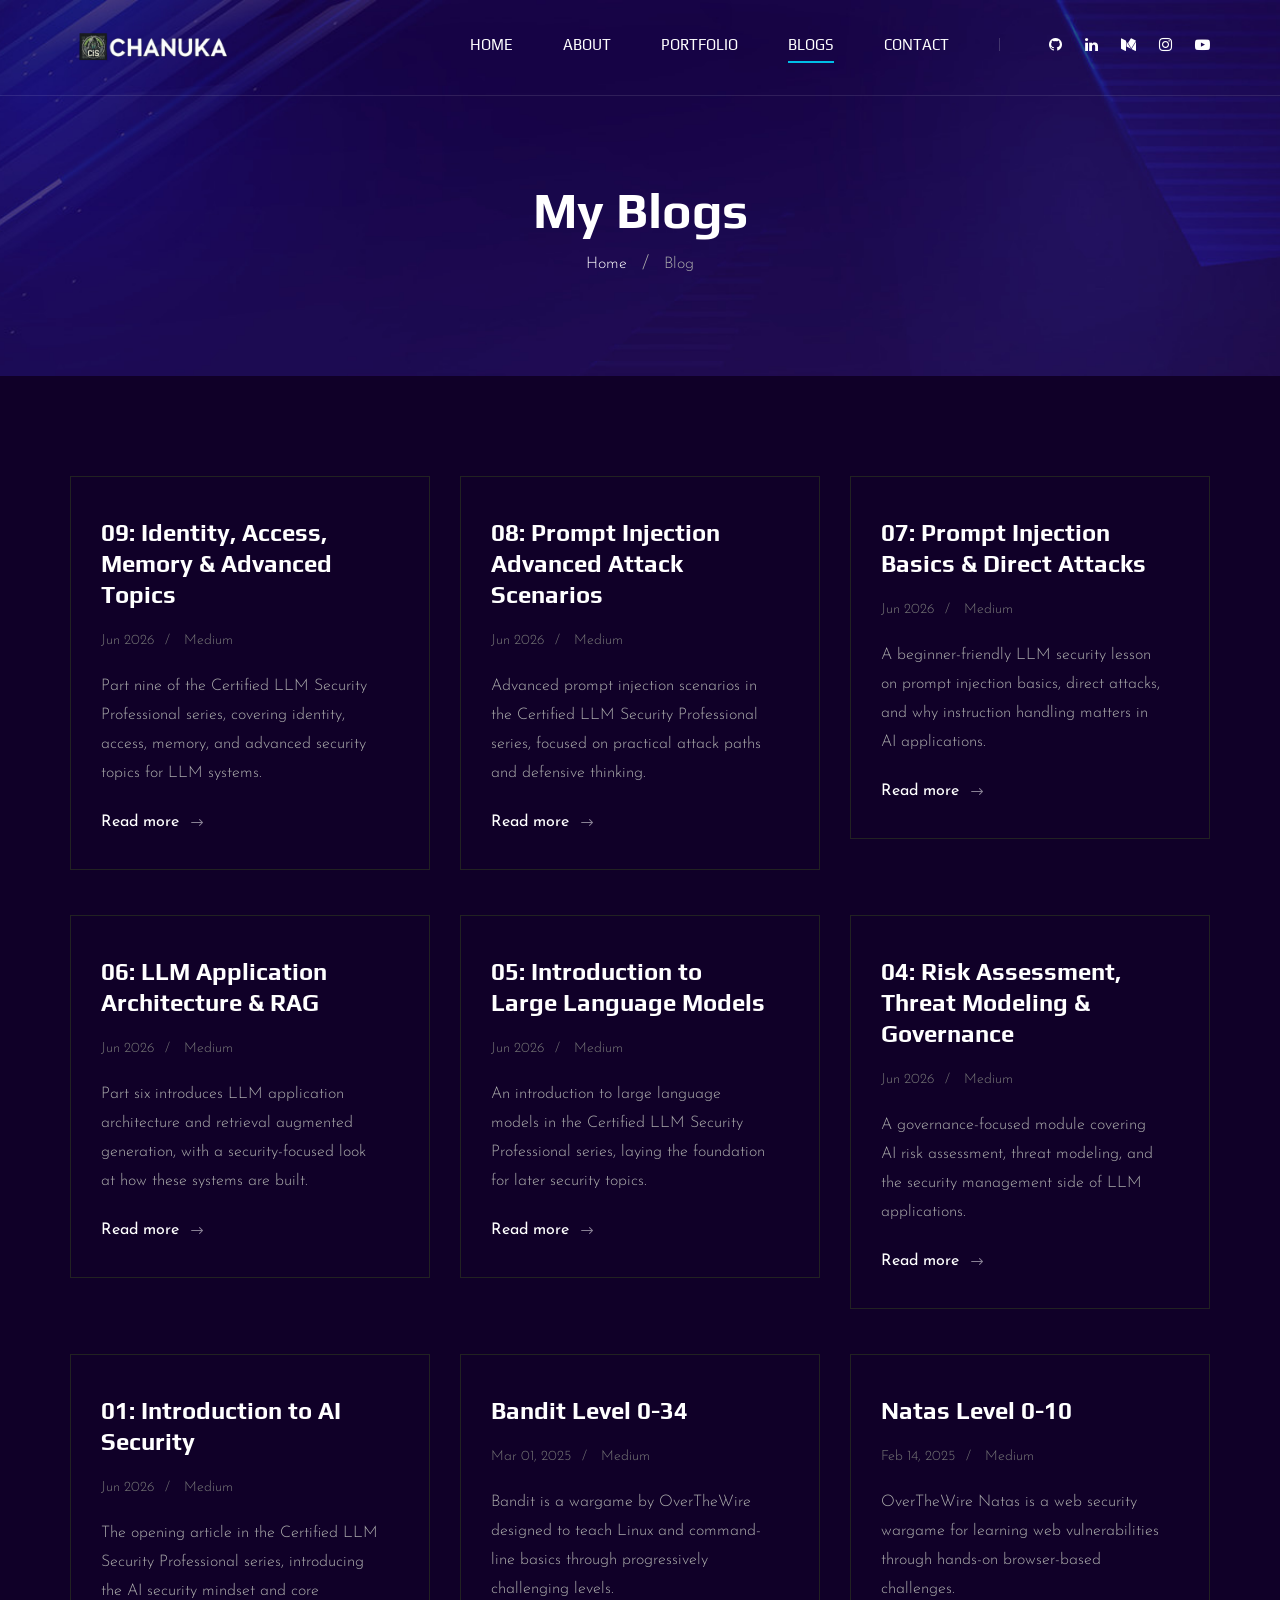
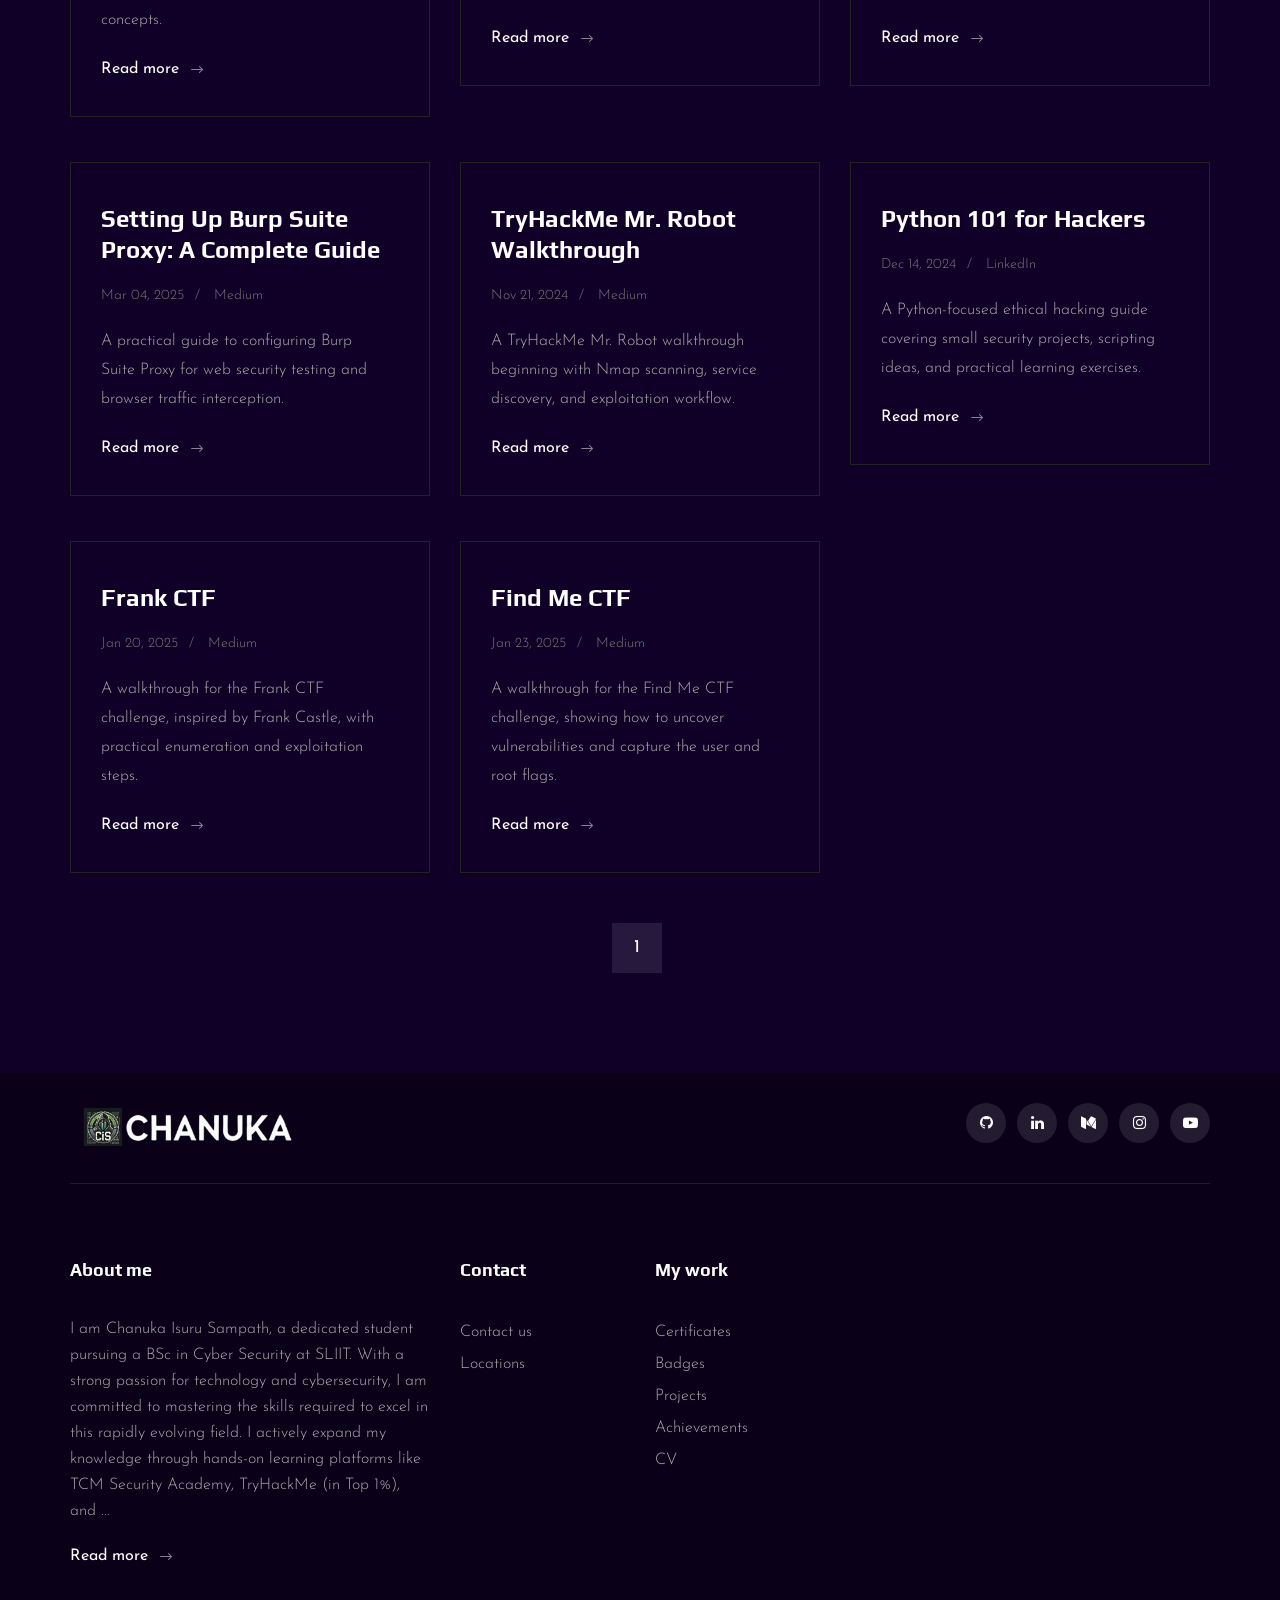
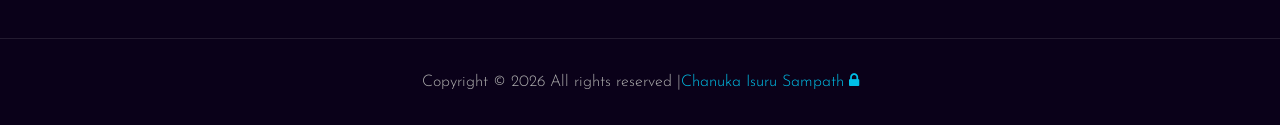
<file: blog.html>
<!DOCTYPE html>
<html lang="zxx">

<head>
    <meta charset="UTF-8">
    <meta name="description" content="Read cyber security blogs by Chanuka Isuru Sampath on LLM security, CTF walkthroughs, web security, Burp Suite, and ethical hacking.">
    <meta property="og:title" content="Cyber Security Blog | Chanuka Isuru Sampath">
    <meta property="og:description" content="Cyber security articles, LLM security notes, CTF walkthroughs, and practical ethical hacking guides by Chanuka Isuru Sampath.">
    <meta property="og:type" content="website">
    <meta property="og:image" content="img/hero/hero-1.jpg">
    <meta name="twitter:card" content="summary_large_image">
    <title>Cyber Security Blog | Chanuka Isuru Sampath</title>

    <!-- Google Font -->
    <link href="https://fonts.googleapis.com/css2?family=Play:wght@400;700&display=swap" rel="stylesheet">
    <link href="https://fonts.googleapis.com/css2?family=Josefin+Sans:wght@300;400;500;600;700&display=swap"
        rel="stylesheet">

    <!-- Css Styles -->
    <link rel="stylesheet" href="css/bootstrap.min.css" type="text/css">
    <link rel="stylesheet" href="css/font-awesome.min.css" type="text/css">
    <link rel="stylesheet" href="css/elegant-icons.css" type="text/css">
    <link rel="stylesheet" href="css/owl.carousel.min.css" type="text/css">
    <link rel="stylesheet" href="css/magnific-popup.css" type="text/css">
    <link rel="stylesheet" href="css/slicknav.min.css" type="text/css">
    <link rel="stylesheet" href="css/style.css?v=20260613" type="text/css">
</head>

<body>
    <!-- Page Preloder -->
    <div id="preloder">
        <div class="loader"></div>
    </div>

    <!-- Header Section Begin -->
    <header class="header">
        <div class="container">
            <div class="row">
                <div class="col-lg-2">
                    <div class="header__logo">
                        <a href="./index.html"><img src="img/my logo.png" width="200px" alt=""></a>
                    </div>
                </div>
                <div class="col-lg-10">
                    <div class="header__nav__option">
                        <nav class="header__nav__menu mobile-menu">
                            <ul>
                                <li><a href="./index.html">Home</a></li>
                                <li><a href="./about.html">About</a></li>
                                <li><a href="./portfolio.html">Portfolio</a></li>
                                <li class="active"><a href="./blog.html">Blogs</a> </li>
                                <li><a href="./contact.html">Contact</a></li>
                            </ul>
                        </nav>
                        <div class="header__nav__social">
                            <a href="https://github.com/RIO6IX" target="_blank"><i class="fa fa-github"></i></a>
                            <a href="https://www.linkedin.com/in/chanuka-isuru-sampath-289358247/" target="_blank"><i class="fa fa-linkedin"></i></a>
                            <a href="https://medium.com/@rio6ix" target="_blank"><i class="fa fa-medium"></i></a>
                            <a href="https://www.instagram.com/rio6ix_._?igsh=MTc4N213a2JsMW84YQ%3D%3D&utm_source=qr " target="_blank"><i class="fa fa-instagram"></i></a>
                            <a href="https://www.youtube.com/@chanukaisuru0" target="_blank"><i class="fa fa-youtube-play"></i></a>
                        </div>
                    </div>
                </div>
            </div>
            <div id="mobile-menu-wrap"></div>
        </div>
    </header>
    <!-- Header End -->

    <!-- Breadcrumb Begin -->
    <div class="breadcrumb-option spad set-bg" data-setbg="img/breadcrumb-bg.jpg">
        <div class="container">
            <div class="row">
                <div class="col-lg-12 text-center">
                    <div class="breadcrumb__text">
                        <h2>My Blogs</h2>
                        <div class="breadcrumb__links">
                            <a href="./index.html">Home</a>
                            <span>Blog</span>
                        </div>
                    </div>
                </div>
            </div>
        </div>
    </div>
    <!-- Breadcrumb End -->

    <!-- Blog Section Begin -->
    <section class="blog spad">
        <div class="container">
            <div class="row">

                <div class="col-lg-4 col-md-6 col-sm-6">
                    <div class="blog__item">
                        <h4>09: Identity, Access, Memory &amp; Advanced Topics</h4>
                        <ul>
                            <li>Jun 2026</li>
                            <li>Medium</li>
                        </ul>
                        <p>Part nine of the Certified LLM Security Professional series, covering identity, access, memory, and advanced security topics for LLM systems.</p>
                        <a href="https://medium.com/@rio6ix/certified-llm-security-professional-09-identity-access-memory-advanced-topics-4883854ca1ee" target="_blank">Read more <span class="arrow_right"></span></a>
                    </div>
                </div>

                <div class="col-lg-4 col-md-6 col-sm-6">
                    <div class="blog__item">
                        <h4>08: Prompt Injection Advanced Attack Scenarios</h4>
                        <ul>
                            <li>Jun 2026</li>
                            <li>Medium</li>
                        </ul>
                        <p>Advanced prompt injection scenarios in the Certified LLM Security Professional series, focused on practical attack paths and defensive thinking.</p>
                        <a href="https://medium.com/@rio6ix/certified-llm-security-professional-08-prompt-injection-advanced-attack-scenarios-87127b9a428a" target="_blank">Read more <span class="arrow_right"></span></a>
                    </div>
                </div>

                <div class="col-lg-4 col-md-6 col-sm-6">
                    <div class="blog__item">
                        <h4>07: Prompt Injection Basics &amp; Direct Attacks</h4>
                        <ul>
                            <li>Jun 2026</li>
                            <li>Medium</li>
                        </ul>
                        <p>A beginner-friendly LLM security lesson on prompt injection basics, direct attacks, and why instruction handling matters in AI applications.</p>
                        <a href="https://medium.com/@rio6ix/certified-llm-security-professional-07-prompt-injection-basics-direct-attacks-875ce26dd5e9" target="_blank">Read more <span class="arrow_right"></span></a>
                    </div>
                </div>

                <div class="col-lg-4 col-md-6 col-sm-6">
                    <div class="blog__item">
                        <h4>06: LLM Application Architecture &amp; RAG</h4>
                        <ul>
                            <li>Jun 2026</li>
                            <li>Medium</li>
                        </ul>
                        <p>Part six introduces LLM application architecture and retrieval augmented generation, with a security-focused look at how these systems are built.</p>
                        <a href="https://medium.com/@rio6ix/certified-llm-security-professional-06-llm-application-architecture-rag-2a0ee123f6e6" target="_blank">Read more <span class="arrow_right"></span></a>
                    </div>
                </div>

                <div class="col-lg-4 col-md-6 col-sm-6">
                    <div class="blog__item">
                        <h4>05: Introduction to Large Language Models</h4>
                        <ul>
                            <li>Jun 2026</li>
                            <li>Medium</li>
                        </ul>
                        <p>An introduction to large language models in the Certified LLM Security Professional series, laying the foundation for later security topics.</p>
                        <a href="https://medium.com/@rio6ix/certified-llm-security-professional-05-introduction-to-large-language-models-70442a51747c" target="_blank">Read more <span class="arrow_right"></span></a>
                    </div>
                </div>

                <div class="col-lg-4 col-md-6 col-sm-6">
                    <div class="blog__item">
                        <h4>04: Risk Assessment, Threat Modeling &amp; Governance</h4>
                        <ul>
                            <li>Jun 2026</li>
                            <li>Medium</li>
                        </ul>
                        <p>A governance-focused module covering AI risk assessment, threat modeling, and the security management side of LLM applications.</p>
                        <a href="https://medium.com/@rio6ix/certified-llm-security-professional-04-risk-assessment-threat-modeling-governance-for-ai-systems-7bce2440ddb5" target="_blank">Read more <span class="arrow_right"></span></a>
                    </div>
                </div>

                <div class="col-lg-4 col-md-6 col-sm-6">
                    <div class="blog__item">
                        <h4>01: Introduction to AI Security</h4>
                        <ul>
                            <li>Jun 2026</li>
                            <li>Medium</li>
                        </ul>
                        <p>The opening article in the Certified LLM Security Professional series, introducing the AI security mindset and core concepts.</p>
                        <a href="https://medium.com/@rio6ix/certified-llm-security-professional-01-introduction-to-ai-security-1d9905c4e4ba" target="_blank">Read more <span class="arrow_right"></span></a>
                    </div>
                </div>

                <div class="col-lg-4 col-md-6 col-sm-6">
                    <div class="blog__item">
                        <h4>Bandit Level 0-34</h4>
                        <ul>
                            <li>Mar 01, 2025</li>
                            <li>Medium</li>
                        </ul>
                        <p>Bandit is a wargame by OverTheWire designed to teach Linux and command-line basics through progressively challenging levels.</p>
                        <a href="https://medium.com/@rio6ix/overthewire-bandit-level-1-34-064c9911459d" target="_blank">Read more <span class="arrow_right"></span></a>
                    </div>
                </div>

                <div class="col-lg-4 col-md-6 col-sm-6">
                    <div class="blog__item">
                        <h4>Natas Level 0-10</h4>
                        <ul>
                            <li>Feb 14, 2025</li>
                            <li>Medium</li>
                        </ul>
                        <p>OverTheWire Natas is a web security wargame for learning web vulnerabilities through hands-on browser-based challenges.</p>
                        <a href="https://medium.com/@rio6ix/natas-level-1-20-ada947b40325" target="_blank">Read more <span class="arrow_right"></span></a>
                    </div>
                </div>

                <div class="col-lg-4 col-md-6 col-sm-6">
                    <div class="blog__item">
                        <h4>Setting Up Burp Suite Proxy: A Complete Guide</h4>
                        <ul>
                            <li>Mar 04, 2025</li>
                            <li>Medium</li>
                        </ul>
                        <p>A practical guide to configuring Burp Suite Proxy for web security testing and browser traffic interception.</p>
                        <a href="https://medium.com/@rio6ix/setting-up-burp-suite-proxy-a-complete-guide-f887f7e74e1f" target="_blank">Read more <span class="arrow_right"></span></a>
                    </div>
                </div>

                <div class="col-lg-4 col-md-6 col-sm-6">
                    <div class="blog__item">
                        <h4>TryHackMe Mr. Robot Walkthrough</h4>
                        <ul>
                            <li>Nov 21, 2024</li>
                            <li>Medium</li>
                        </ul>
                        <p>A TryHackMe Mr. Robot walkthrough beginning with Nmap scanning, service discovery, and exploitation workflow.</p>
                        <a href="https://medium.com/@rio6ix/tryhackme-mr-robot-walkthrough-6e37f9a0c8bc" target="_blank">Read more <span class="arrow_right"></span></a>
                    </div>
                </div>

                <div class="col-lg-4 col-md-6 col-sm-6">
                    <div class="blog__item">
                        <h4>Python 101 for Hackers</h4>
                        <ul>
                            <li>Dec 14, 2024</li>
                            <li>LinkedIn</li>
                        </ul>
                        <p>A Python-focused ethical hacking guide covering small security projects, scripting ideas, and practical learning exercises.</p>
                        <a href="https://www.linkedin.com/posts/chanuka-isuru-sampath-289358247_python-101-for-hackers-educational-guide-activity-7273726125841747968-dWLm?utm_source=share&utm_medium=member_desktop" target="_blank">Read more <span class="arrow_right"></span></a>
                    </div>
                </div>

                <div class="col-lg-4 col-md-6 col-sm-6">
                    <div class="blog__item">
                        <h4>Frank CTF</h4>
                        <ul>
                            <li>Jan 20, 2025</li>
                            <li>Medium</li>
                        </ul>
                        <p>A walkthrough for the Frank CTF challenge, inspired by Frank Castle, with practical enumeration and exploitation steps.</p>
                        <a href="https://medium.com/@rio6ix/frank-8ee9dcc6ed93" target="_blank">Read more <span class="arrow_right"></span></a>
                    </div>
                </div>

                <div class="col-lg-4 col-md-6 col-sm-6">
                    <div class="blog__item">
                        <h4>Find Me CTF</h4>
                        <ul>
                            <li>Jan 23, 2025</li>
                            <li>Medium</li>
                        </ul>
                        <p>A walkthrough for the Find Me CTF challenge, showing how to uncover vulnerabilities and capture the user and root flags.</p>
                        <a href="https://medium.com/@rio6ix/find-me-ctf-ec04b7c83b00" target="_blank">Read more <span class="arrow_right"></span></a>
                    </div>
                </div>
        <!--        <div class="col-lg-4 col-md-6 col-sm-6">
                    <div class="blog__item">
                        <h4></h4>
                        <ul>
                            <li>2020</li>
                            <li>Comment</li>
                        </ul>
                        <p></p>
                        <a href="#">Read more <span class="arrow_right"></span></a>
                    </div>
                </div> -->
                
            </div>
            <div class="row">
                <div class="col-lg-12">
                    <div class="pagination__option blog__pagi">
        <!--                <a href="./blog.html" class="arrow__pagination left__arrow"><span class="arrow_left"></span> Prev</a> -->
                        <a href="#" class="number__pagination">1</a>
        <!--                <a href="#" class="number__pagination">2</a> 
                        <a href="#" class="arrow__pagination right__arrow">Next <span class="arrow_right"></span></a> -->
                    </div>
                </div>
            </div>
        </div>
    </section>
    <!-- Blog Section End -->

    <!-- Footer Section Begin -->
    <footer class="footer">
        <div class="container">
            <div class="footer__top">
                <div class="row">
                    <div class="col-lg-6 col-md-6">
                        <div class="footer__top__logo">
                            <a href="./index.html"><img src="img/my logo.png" height="50px" ></a>
                        </div>
                    </div>
                    <div class="col-lg-6 col-md-6">
                        <div class="footer__top__social">
                            <a href="https://github.com/RIO6IX" target="_blank"><i class="fa fa-github"></i></a>
                            <a href="https://www.linkedin.com/in/chanuka-isuru-sampath-289358247/" target="_blank"><i class="fa fa-linkedin"></i></a>
                            <a href="https://medium.com/@rio6ix" target="_blank"><i class="fa fa-medium"></i></a>
                            <a href="https://www.instagram.com/rio6ix_._?igsh=MTc4N213a2JsMW84YQ%3D%3D&utm_source=qr " target="_blank"><i class="fa fa-instagram"></i></a>
                            <a href="https://www.youtube.com/@chanukaisuru0" target="_blank"><i class="fa fa-youtube-play"></i></a>
                        </div>
                    </div>
                </div>
            </div>
            <div class="footer__option">
                <div class="row">
                    <div class="col-lg-4 col-md-6 col-sm-6">
                        <div class="footer__option__item">
                            <h5>About me</h5>
                            <p>I am Chanuka Isuru Sampath, a dedicated student pursuing a BSc in Cyber Security at SLIIT. With a strong passion for technology and cybersecurity, I am committed to mastering the skills required to excel in this rapidly evolving field. I actively expand my knowledge through hands-on learning platforms like TCM Security Academy, TryHackMe (in Top 1%), and ...</p>
                            <a href="./about.html" class="read__more">Read more <span class="arrow_right"></span></a>
                        </div>
                    </div>
                    <div class="col-lg-2 col-md-3 col-sm-3">
                        <div class="footer__option__item">
                            <h5>Contact</h5>
                            <ul>
                        
                                <li><a href="./contact.html">Contact us</a></li>
                                <li><a href="./contact.html">Locations</a></li>
                            </ul>
                        </div>
                    </div>
                    <div class="col-lg-2 col-md-3 col-sm-3">
                        <div class="footer__option__item">
                            <h5>My work</h5>
                            <ul>
                                <li><a href="./portfolio.html">Certificates</a></li>
                                <li><a href="./portfolio.html">Badges</a></li>
                                <li><a href="./portfolio.html">Projects</a></li>
                                <li><a href="./portfolio.html">Achievements</a></li>
                                <li><a href="./portfolio.html">CV</a></li>
                            </ul>
                        </div>
                    </div>
                    </div>
                </div>
            </div>
            <div class="footer__copyright">
                <div class="row">
                    <div class="col-lg-12 text-center">
                        <p class="footer__copyright__text">Copyright &copy;
                            <script>
                                document.write(new Date().getFullYear());
                            </script>
                            All rights reserved |<a href="https://www.linkedin.com/in/chanuka-isuru-sampath-289358247/" target="_blank">Chanuka Isuru Sampath </a> <i class="fa fa-lock"
                            aria-hidden="true"></i>
                        </p>
                        
                    </div>
                </div>
            </div>
        </div>
    </footer>
    <!-- Footer Section End -->

    <!-- Js Plugins -->
    <script src="js/jquery-3.3.1.min.js"></script>
    <script src="js/bootstrap.min.js"></script>
    <script src="js/jquery.magnific-popup.min.js"></script>
    <script src="js/mixitup.min.js"></script>
    <script src="js/masonry.pkgd.min.js"></script>
    <script src="js/jquery.slicknav.js"></script>
    <script src="js/owl.carousel.min.js"></script>
    <script src="js/main.js"></script>
</body>

</html>
</file>
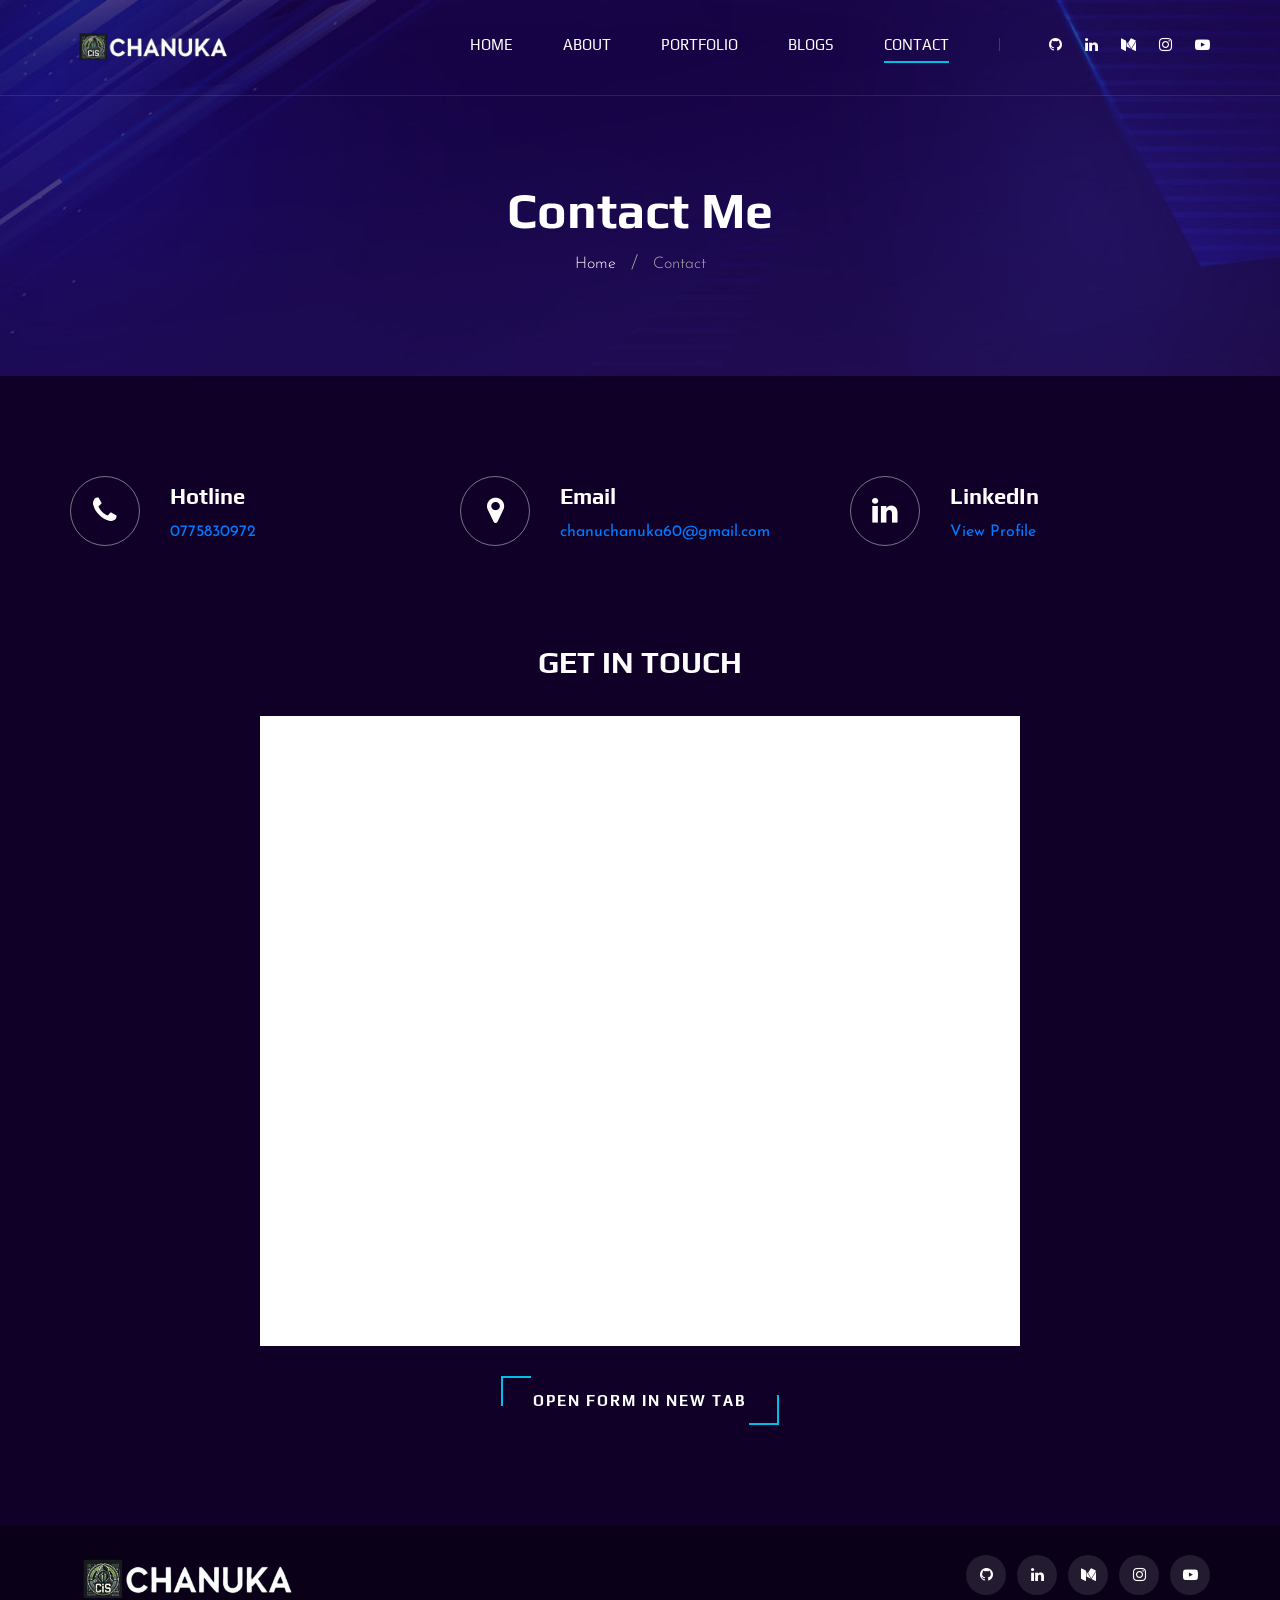
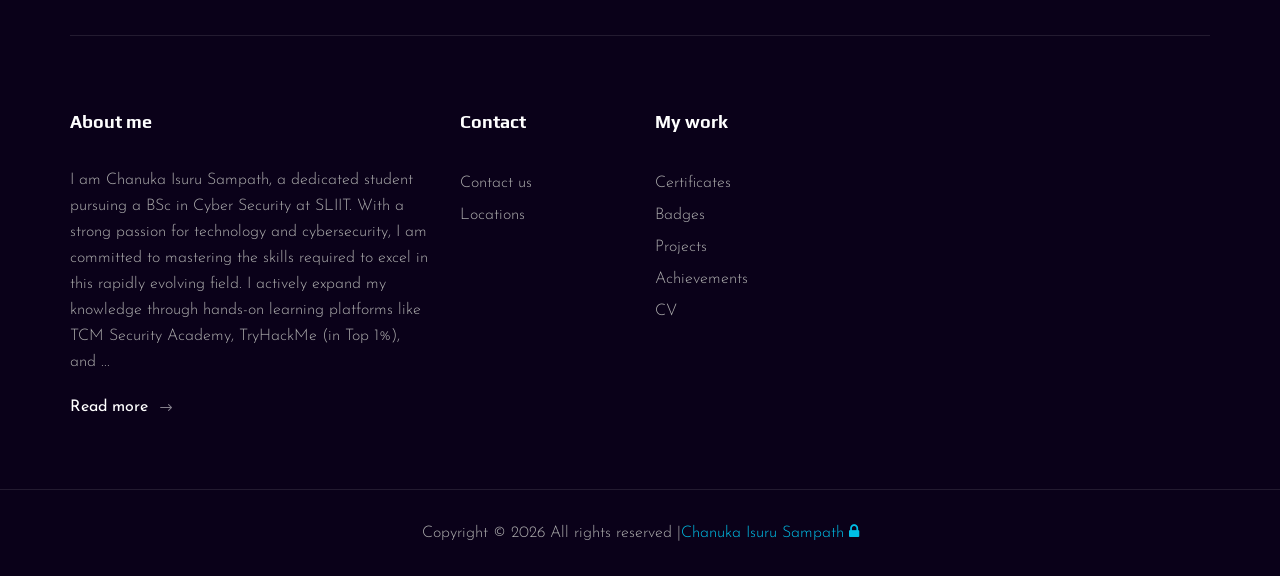
<file: contact.html>
<!DOCTYPE html>
<html lang="zxx">

<head>
    <meta charset="UTF-8">
    <meta name="description" content="Contact Chanuka Isuru Sampath for cyber security services, penetration testing, bug bounty collaboration, CTF creation, and consulting.">
    <meta property="og:title" content="Contact Chanuka Isuru Sampath">
    <meta property="og:description" content="Get in touch with Chanuka Isuru Sampath for cyber security work, collaboration, and consulting.">
    <meta property="og:type" content="website">
    <meta property="og:image" content="img/hero/hero-1.jpg">
    <meta name="twitter:card" content="summary_large_image">
    
    <title>Contact Chanuka Isuru Sampath | Cyber Security Services</title>

    <!-- Google Font -->
    <link href="https://fonts.googleapis.com/css2?family=Play:wght@400;700&display=swap" rel="stylesheet">
    <link href="https://fonts.googleapis.com/css2?family=Josefin+Sans:wght@300;400;500;600;700&display=swap"
        rel="stylesheet">

    <!-- Css Styles -->
    <link rel="stylesheet" href="css/bootstrap.min.css" type="text/css">
    <link rel="stylesheet" href="css/font-awesome.min.css" type="text/css">
    <link rel="stylesheet" href="css/elegant-icons.css" type="text/css">
    <link rel="stylesheet" href="css/owl.carousel.min.css" type="text/css">
    <link rel="stylesheet" href="css/magnific-popup.css" type="text/css">
    <link rel="stylesheet" href="css/slicknav.min.css" type="text/css">
    <link rel="stylesheet" href="css/style.css?v=20260613" type="text/css">
</head>

<body>
    <!-- Page Preloder -->
    <div id="preloder">
        <div class="loader"></div>
    </div>

    <!-- Header Section Begin -->
    <header class="header">
        <div class="container">
            <div class="row">
                <div class="col-lg-2">
                    <div class="header__logo">
                        <a href="./index.html"><img src="img/my logo.png" width="200px" alt=""></a>
                    </div>
                </div>
                <div class="col-lg-10">
                    <div class="header__nav__option">
                        <nav class="header__nav__menu mobile-menu">
                            <ul>
                                <li><a href="./index.html">Home</a></li>
                                <li><a href="./about.html">About</a></li>
                                <li><a href="./portfolio.html">Portfolio</a></li>
                                <li><a href="./blog.html">Blogs</a> </li>
                                <li class="active"><a href="./contact.html">Contact</a></li>
                            </ul>
                        </nav>
                        <div class="header__nav__social">
                            <a href="https://github.com/RIO6IX" target="_blank"><i class="fa fa-github"></i></a>
                            <a href="https://www.linkedin.com/in/chanuka-isuru-sampath-289358247/" target="_blank"><i class="fa fa-linkedin"></i></a>
                            <a href="https://medium.com/@rio6ix" target="_blank"><i class="fa fa-medium"></i></a>
                            <a href="https://www.instagram.com/rio6ix_._?igsh=MTc4N213a2JsMW84YQ%3D%3D&utm_source=qr " target="_blank"><i class="fa fa-instagram"></i></a>
                            <a href="https://www.youtube.com/@chanukaisuru0" target="_blank"><i class="fa fa-youtube-play"></i></a>
                        </div>
                    </div>
                </div>
            </div>
            <div id="mobile-menu-wrap"></div>
        </div>
    </header>
    <!-- Header End -->

    <!-- Breadcrumb Begin -->
    <div class="breadcrumb-option spad set-bg" data-setbg="img/breadcrumb-bg.jpg">
        <div class="container">
            <div class="row">
                <div class="col-lg-12 text-center">
                    <div class="breadcrumb__text">
                        <h2>Contact Me</h2>
                        <div class="breadcrumb__links">
                            <a href="./index.html">Home</a>
                            <span>Contact</span>
                        </div>
                    </div>
                </div>
            </div>
        </div>
    </div>
    <!-- Breadcrumb End -->

    <!-- Contact Widget Section Begin -->
    <section class="contact-widget spad">
        <div class="container">
            <div class="row">
            <!--    <div class="col-lg-4 col-md-6 col-md-6 col-md-3">
                    <div class="contact__widget__item">
                        <div class="contact__widget__item__icon">
                            <i class="fa fa-map-marker"></i>
                        </div>
                        <div class="contact__widget__item__text">
                            <h4>Address</h4>
                            <p>Los Angeles Gournadi, 1230 Bariasl</p>
                        </div>
                    </div> 
                </div> -->
                <div class="col-lg-4 col-md-6 col-md-6 col-md-3">
                    <div class="contact__widget__item">
                        <div class="contact__widget__item__icon">
                            <i class="fa fa-phone"></i>
                        </div>
                        <div class="contact__widget__item__text">
                            <h4>Hotline</h4>
                            <p>
                                <a href="https://wa.me/94775830972" target="_blank">0775830972</a>
                            </p>
                        </div>
                    </div>
                </div>
                <div class="col-lg-4 col-md-6 col-md-6 col-md-3">
                    <div class="contact__widget__item">
                        <div class="contact__widget__item__icon">
                            <i class="fa fa-map-marker"></i>
                        </div>
                        <div class="contact__widget__item__text">
                            <h4>Email</h4>
                            <p>
                                <a href="mailto:chanuchanuka60@gmail.com" target="_blank">chanuchanuka60@gmail.com</a>
                            </p>
                        </div>
                    </div>
                </div>
                <div class="col-lg-4 col-md-6 col-md-3">
                    <div class="contact__widget__item">
                        <div class="contact__widget__item__icon">
                            <i class="fa fa-linkedin"></i>
                        </div>
                        <div class="contact__widget__item__text">
                            <h4>LinkedIn</h4>
                            <p>
                                <a href="https://www.linkedin.com/in/chanuka-isuru-sampath-289358247/" target="_blank" rel="noopener noreferrer">
                                    View Profile
                                </a>
                            </p>
                            
                        </div>
                    </div>
                </div>
            </div>
        </div>
    </section>
    <!-- Contact Widget Section End -->

    <!-- Call To Action Section Begin -->
    <section class="contact spad contact__form__section">
        <div class="container-fluid">
            <div class="row">
                <div class="col-lg-12">
                    <div class="contact__form contact__google__form">
                        <h3>Get in touch</h3>
                        <iframe src="https://docs.google.com/forms/d/e/1FAIpQLSeDtyZn2ydQLPhI-RHt8_OiPU-TBng0XGJHrV22oxvA4egLWQ/viewform?embedded=true"
                            frameborder="0" marginheight="0" marginwidth="0">Loading...</iframe>
                        <a href="https://docs.google.com/forms/d/e/1FAIpQLSeDtyZn2ydQLPhI-RHt8_OiPU-TBng0XGJHrV22oxvA4egLWQ/viewform?usp=publish-editor"
                            target="_blank" rel="noopener noreferrer" class="primary-btn contact__form__link">Open form in new tab</a>
                    </div>
                </div>
            </div>
        </div>
    </section>
    <!-- Call To Action Section End -->

    <!-- Footer Section Begin -->
    <footer class="footer">
        <div class="container">
            <div class="footer__top">
                <div class="row">
                    <div class="col-lg-6 col-md-6">
                        <div class="footer__top__logo">
                            <a href="./index.html"><img src="img/my logo.png" height="50px" ></a>
                        </div>
                    </div>
                    <div class="col-lg-6 col-md-6">
                        <div class="footer__top__social">
                            <a href="https://github.com/RIO6IX" target="_blank"><i class="fa fa-github"></i></a>
                            <a href="https://www.linkedin.com/in/chanuka-isuru-sampath-289358247/" target="_blank"><i class="fa fa-linkedin"></i></a>
                            <a href="https://medium.com/@rio6ix" target="_blank"><i class="fa fa-medium"></i></a>
                            <a href="https://www.instagram.com/rio6ix_._?igsh=MTc4N213a2JsMW84YQ%3D%3D&utm_source=qr " target="_blank"><i class="fa fa-instagram"></i></a>
                            <a href="https://www.youtube.com/@chanukaisuru0" target="_blank"><i class="fa fa-youtube-play"></i></a>
                        </div>
                    </div>
                </div>
            </div>
            <div class="footer__option">
                <div class="row">
                    <div class="col-lg-4 col-md-6 col-sm-6">
                        <div class="footer__option__item">
                            <h5>About me</h5>
                            <p>I am Chanuka Isuru Sampath, a dedicated student pursuing a BSc in Cyber Security at SLIIT. With a strong passion for technology and cybersecurity, I am committed to mastering the skills required to excel in this rapidly evolving field. I actively expand my knowledge through hands-on learning platforms like TCM Security Academy, TryHackMe (in Top 1%), and ...</p>
                            <a href="./about.html" class="read__more">Read more <span class="arrow_right"></span></a>
                        </div>
                    </div>
                    <div class="col-lg-2 col-md-3 col-sm-3">
                        <div class="footer__option__item">
                            <h5>Contact</h5>
                            <ul>
                            <!--    <li><a href="#">Team</a></li>
                                <li><a href="#">Carrers</a></li> -->
                                <li><a href="./contact.html">Contact us</a></li>
                                <li><a href="./contact.html">Locations</a></li>
                            </ul>
                        </div>
                    </div>
                    <div class="col-lg-2 col-md-3 col-sm-3">
                        <div class="footer__option__item">
                            <h5>My work</h5>
                            <ul>
                                <li><a href="./portfolio.html">Certificates</a></li>
                                <li><a href="./portfolio.html">Badges</a></li>
                                <li><a href="./portfolio.html">Projects</a></li>
                                <li><a href="./portfolio.html">Achievements</a></li>
                                <li><a href="./portfolio.html">CV</a></li>
                            </ul>
                        </div>
                    </div>
            
                    </div>
                </div>
            </div>
            <div class="footer__copyright">
                <div class="row">
                    <div class="col-lg-12 text-center">
                        <p class="footer__copyright__text">Copyright &copy;
                            <script>
                                document.write(new Date().getFullYear());
                            </script>
                            All rights reserved |<a href="https://www.linkedin.com/in/chanuka-isuru-sampath-289358247/" target="_blank">Chanuka Isuru Sampath </a> <i class="fa fa-lock"
                            aria-hidden="true"></i>
                        </p>
                        
                    </div>
                </div>
            </div>
        </div>
    </footer>
    <!-- Footer Section End -->

    <!-- Js Plugins -->
    <script src="js/jquery-3.3.1.min.js"></script>
    <script src="js/bootstrap.min.js"></script>
    <script src="js/jquery.magnific-popup.min.js"></script>
    <script src="js/mixitup.min.js"></script>
    <script src="js/masonry.pkgd.min.js"></script>
    <script src="js/jquery.slicknav.js"></script>
    <script src="js/owl.carousel.min.js"></script>
    <script src="js/main.js"></script>
</body>

</html>
</file>
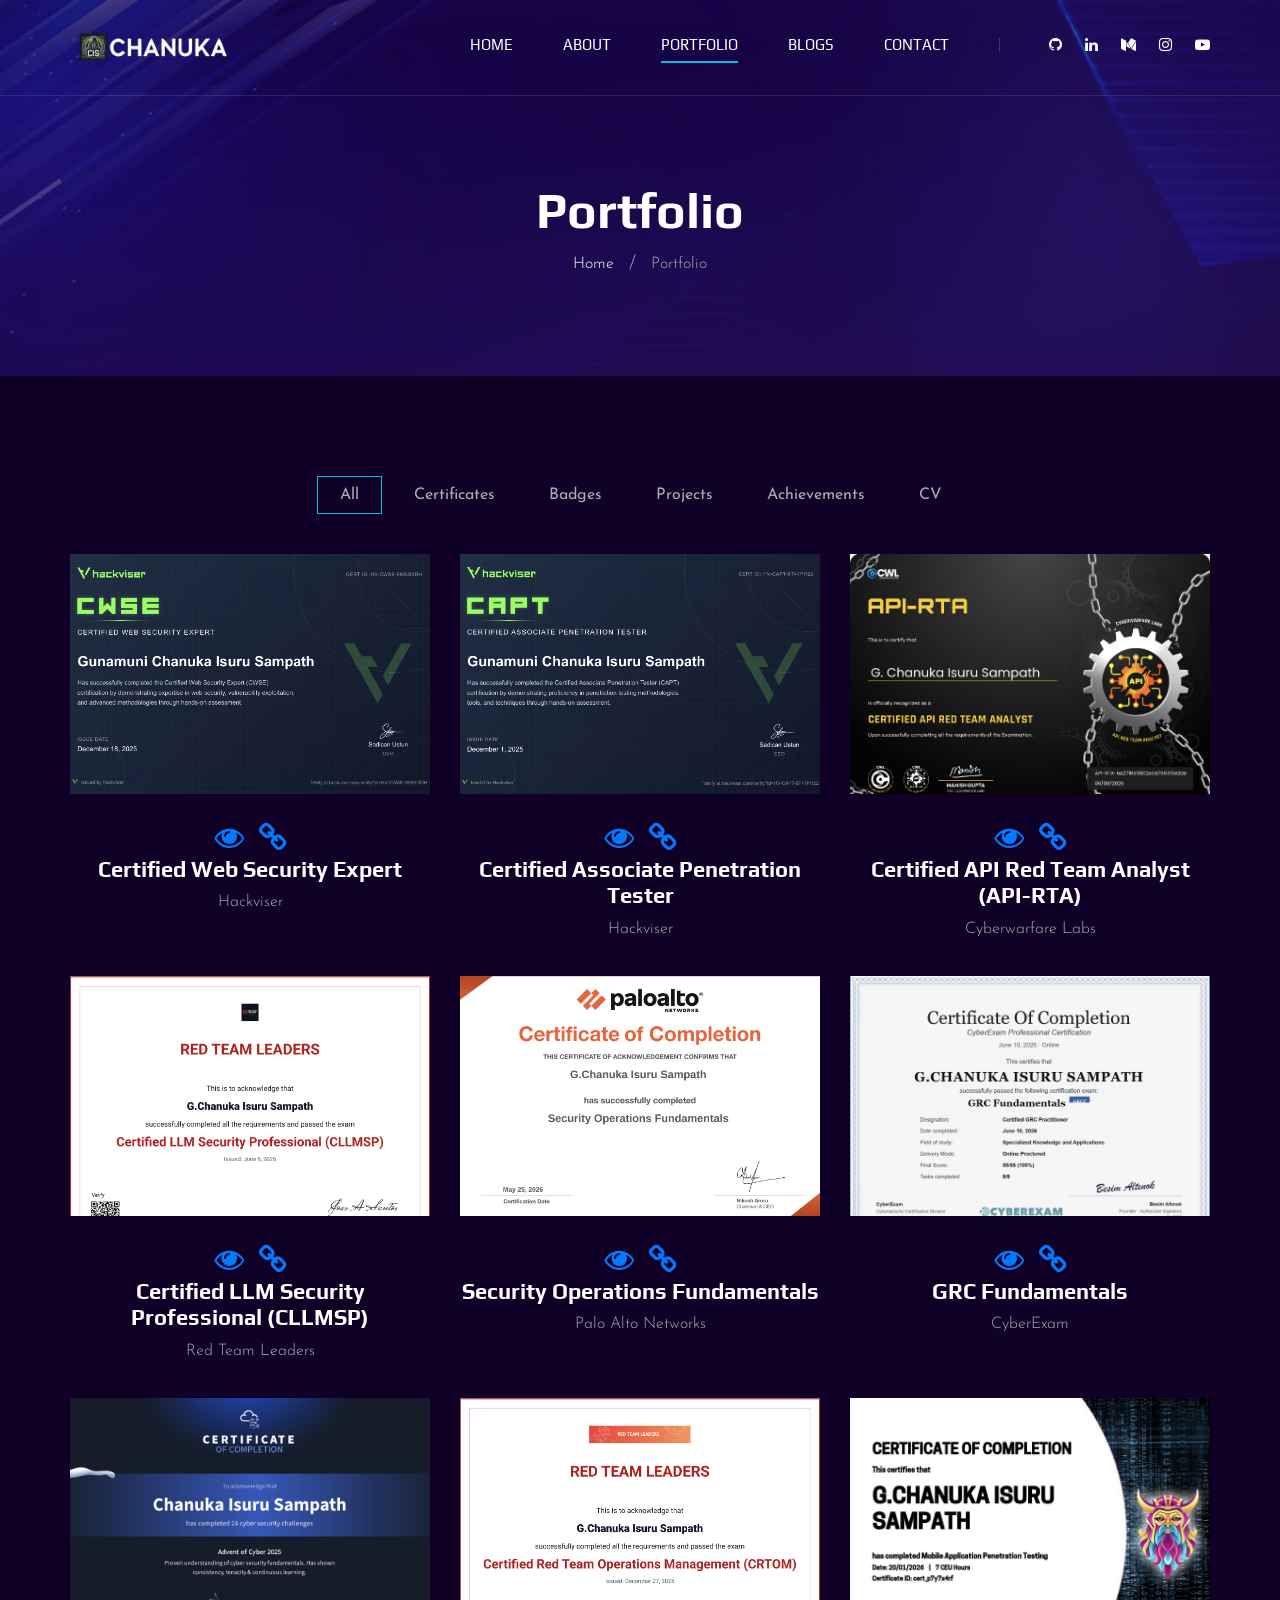
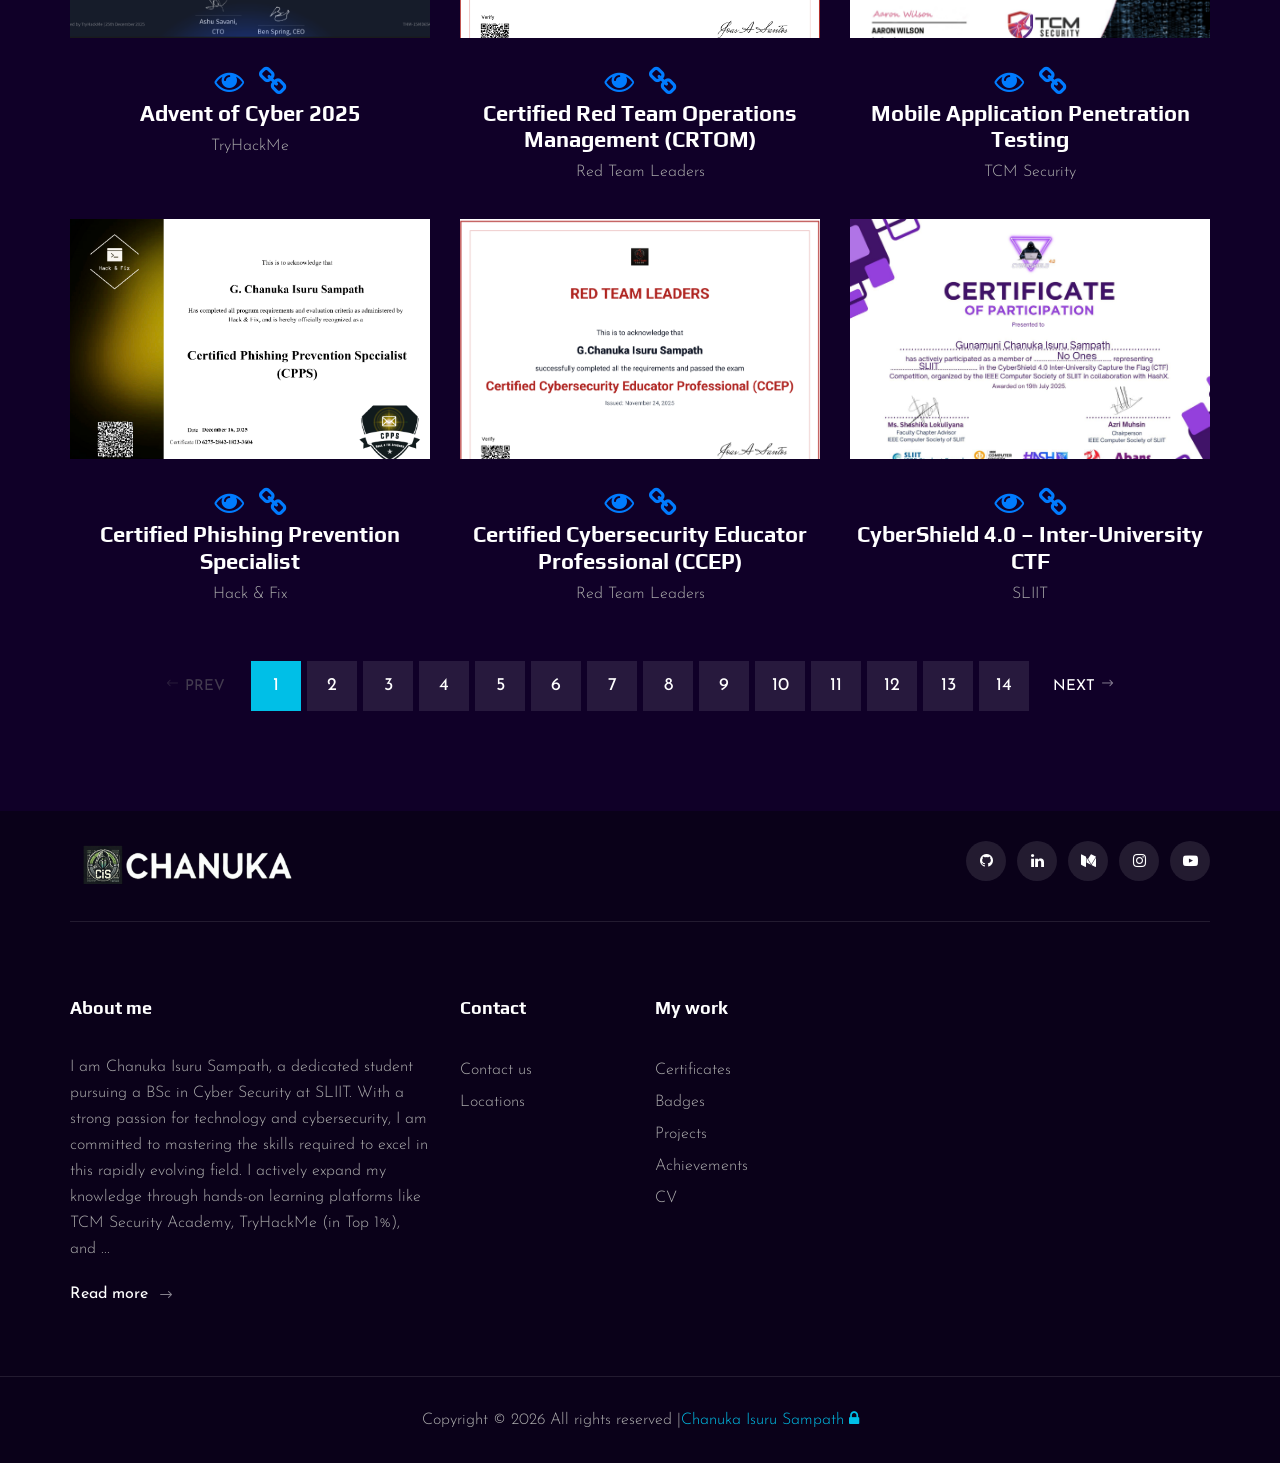
<file: portfolio.html>
<!DOCTYPE html>
<html lang="zxx">

<head>
    <meta charset="UTF-8">
    <meta name="description" content="Explore Chanuka Isuru Sampath's cyber security portfolio, including certificates, badges, projects, achievements, and CV.">
    <meta property="og:title" content="Portfolio | Chanuka Isuru Sampath">
    <meta property="og:description" content="Certificates, badges, projects, achievements, and CV from Chanuka Isuru Sampath's cyber security journey.">
    <meta property="og:type" content="website">
    <meta property="og:image" content="img/hero/hero-1.jpg">
    <meta name="twitter:card" content="summary_large_image">

    <title>Portfolio | Chanuka Isuru Sampath</title>

    <!-- Google Font -->
    <link href="https://fonts.googleapis.com/css2?family=Play:wght@400;700&display=swap" rel="stylesheet">
    <link href="https://fonts.googleapis.com/css2?family=Josefin+Sans:wght@300;400;500;600;700&display=swap"
        rel="stylesheet">

    <!-- Css Styles -->
    <link rel="stylesheet" href="css/bootstrap.min.css" type="text/css">
    <link rel="stylesheet" href="css/font-awesome.min.css" type="text/css">
    <link rel="stylesheet" href="css/elegant-icons.css" type="text/css">
    <link rel="stylesheet" href="css/owl.carousel.min.css" type="text/css">
    <link rel="stylesheet" href="css/magnific-popup.css" type="text/css">
    <link rel="stylesheet" href="css/slicknav.min.css" type="text/css">
    <link rel="stylesheet" href="css/style.css?v=20260613" type="text/css">

</head>

<body>
    <!-- Page Preloder -->
    <div id="preloder">
        <div class="loader"></div>
    </div>

    <!-- Header Section Begin -->
    <header class="header">
        <div class="container">
            <div class="row">
                <div class="col-lg-2">
                    <div class="header__logo">
                        <a href="./index.html"><img src="img/my logo.png" width="200px" alt=""></a>
                    </div>
                </div>
                <div class="col-lg-10">
                    <div class="header__nav__option">
                        <nav class="header__nav__menu mobile-menu">
                            <ul>
                                <li><a href="./index.html">Home</a></li>
                                <li><a href="./about.html">About</a></li>
                                <li class="active"><a href="./portfolio.html">Portfolio</a></li>
                                <li><a href="./blog.html">Blogs</a> </li>
                                <li><a href="./contact.html">Contact</a></li>
                            </ul>
                        </nav>
                        <div class="header__nav__social">
                            <a href="https://github.com/RIO6IX" target="_blank"><i class="fa fa-github"></i></a>
                            <a href="https://www.linkedin.com/in/chanuka-isuru-sampath-289358247/" target="_blank"><i class="fa fa-linkedin"></i></a>
                            <a href="https://medium.com/@rio6ix" target="_blank"><i class="fa fa-medium"></i></a>
                            <a href="https://www.instagram.com/rio6ix_._?igsh=MTc4N213a2JsMW84YQ%3D%3D&utm_source=qr " target="_blank"><i class="fa fa-instagram"></i></a>
                            <a href="https://www.youtube.com/@chanukaisuru0" target="_blank"><i class="fa fa-youtube-play"></i></a>
                        </div>
                    </div>
                </div>
            </div>
            <div id="mobile-menu-wrap"></div>
        </div>
    </header>
    <!-- Header End -->

    <!-- Breadcrumb Begin -->
    <div class="breadcrumb-option spad set-bg" data-setbg="img/breadcrumb-bg.jpg">
        <div class="container">
            <div class="row">
                <div class="col-lg-12 text-center">
                    <div class="breadcrumb__text">
                        <h2>Portfolio</h2>
                        <div class="breadcrumb__links">
                            <a href="./index.html">Home</a>
                            <span>Portfolio</span>
                        </div>
                    </div>
                </div>
            </div>
        </div>
    </div>
    <!-- Breadcrumb End -->

    <!-- Portfolio Section Begin -->
    <section class="portfolio spad">
        <div class="container">
            <div class="row">
                <div class="col-lg-12">
                    <ul class="portfolio__filter">
                        <li class="active" data-filter="*">All</li>
                        <li data-filter=".Ceritificates">Certificates</li>
                        <li data-filter=".Badges">Badges</li>
                        <li data-filter=".Projects">Projects</li>
                        <li data-filter=".Achievements">Achievements</li>
                        <li data-filter=".cv">CV</li>
                    </ul>
                </div>
            </div>
            <div class="row portfolio__gallery">

                <!-- Certificates --> 
                 <div class="col-lg-4 col-md-6 col-sm-6 mix Ceritificates">
                    <div class="portfolio__item">
                        <div class="portfolio__item__video set-bg" data-setbg="img/portfolio/CWSE-hackviser.png">
                            
                        </div>
                        <div class="portfolio__item__text">
                            <a href="img/portfolio/CWSE-hackviser.png" class="image-popup">
                                <i class="fa fa-eye" style="font-size: 30px;"></i>
                            </a>
                            <a href="https://hackviser.com/verify?id=HV-CWSE-0KB3I0DH" target="_blank">
                                <i class="fa fa-link" ss="fa fa-link" style="font-size: 30px; margin-left: 10px;"></i> </a>
                            <br>
                            <h4>Certified Web Security Expert</h4>
                            <ul>
                                <li>Hackviser</li>
                            </ul>
                        </div>
                    </div>
                </div>

                <div class="col-lg-4 col-md-6 col-sm-6 mix Ceritificates">
                    <div class="portfolio__item">
                        <div class="portfolio__item__video set-bg" data-setbg="img/portfolio/CAPT-hackviser.png">
                            
                        </div>
                        <div class="portfolio__item__text">
                            <a href="img/portfolio/CAPT-hackviser.png" class="image-popup">
                                <i class="fa fa-eye" style="font-size: 30px;"></i>
                            </a>
                            <a href="https://hackviser.com/verify?id=HV-CAPT-8T41PH22" target="_blank">
                                <i class="fa fa-link" ss="fa fa-link" style="font-size: 30px; margin-left: 10px;"></i> </a>
                            <br>
                            <h4>Certified Associate Penetration Tester</h4>
                            <ul>
                                <li>Hackviser</li>
                            </ul>
                        </div>
                    </div>
                </div>

                <div class="col-lg-4 col-md-6 col-sm-6 mix Ceritificates">
                    <div class="portfolio__item">
                        <div class="portfolio__item__video set-bg" data-setbg="img/portfolio/certified-api-red-team-analyst.png">
                            
                        </div>
                        <div class="portfolio__item__text">
                            <a href="img/portfolio/certified-api-red-team-analyst.png" class="image-popup">
                                <i class="fa fa-eye" style="font-size: 30px;"></i>
                            </a>
                            <a href="https://labs.cyberwarfare.live/credential/achievement/6a2718e5502eca766315e2de" target="_blank">
                                <i class="fa fa-link" ss="fa fa-link" style="font-size: 30px; margin-left: 10px;"></i> </a>
                            <br>
                            <h4>Certified API Red Team Analyst (API-RTA)</h4>
                            <ul>
                                <li>Cyberwarfare Labs</li>
                            </ul>
                        </div>
                    </div>
                </div>

                <div class="col-lg-4 col-md-6 col-sm-6 mix Ceritificates">
                    <div class="portfolio__item">
                        <div class="portfolio__item__video set-bg" data-setbg="img/portfolio/certified-llm-security-professional.png">
                            
                        </div>
                        <div class="portfolio__item__text">
                            <a href="img/portfolio/certified-llm-security-professional.png" class="image-popup">
                                <i class="fa fa-eye" style="font-size: 30px;"></i>
                            </a>
                            <a href="https://courses.redteamleaders.com/exam-completion/377133fad97327c3" target="_blank">
                                <i class="fa fa-link" ss="fa fa-link" style="font-size: 30px; margin-left: 10px;"></i> </a>
                            <br>
                            <h4>Certified LLM Security Professional (CLLMSP)</h4>
                            <ul>
                                <li>Red Team Leaders</li>
                            </ul>
                        </div>
                    </div>
                </div>

                <div class="col-lg-4 col-md-6 col-sm-6 mix Ceritificates">
                    <div class="portfolio__item">
                        <div class="portfolio__item__video set-bg" data-setbg="img/portfolio/security-operations-fundamentals-paloalto.png">
                            
                        </div>
                        <div class="portfolio__item__text">
                            <a href="img/portfolio/security-operations-fundamentals-paloalto.png" class="image-popup">
                                <i class="fa fa-eye" style="font-size: 30px;"></i>
                            </a>
                            <a href="https://www.linkedin.com/posts/chanuka-isuru-sampath_security-operations-fundamentals-paloalto-activity-7464575300295761920-q-Ok?utm_source=share&utm_medium=member_desktop&rcm=ACoAAD0ZIIkBxXB_u9gVdyWUaQ8JjtJ6sOLMxWc" target="_blank">
                                <i class="fa fa-link" ss="fa fa-link" style="font-size: 30px; margin-left: 10px;"></i> </a>
                            <br>
                            <h4>Security Operations Fundamentals</h4>
                            <ul>
                                <li>Palo Alto Networks</li>
                            </ul>
                        </div>
                    </div>
                </div>

                <div class="col-lg-4 col-md-6 col-sm-6 mix Ceritificates">
                    <div class="portfolio__item">
                        <div class="portfolio__item__video set-bg" data-setbg="img/portfolio/grc-fundamentals-cyberexam.png">
                            
                        </div>
                        <div class="portfolio__item__text">
                            <a href="img/portfolio/grc-fundamentals-cyberexam.png" class="image-popup">
                                <i class="fa fa-eye" style="font-size: 30px;"></i>
                            </a>
                            <a href="https://certs.cyberexam.io/verify/3cf50ad2-e272-4ee9-a8bf-dc2ff667534d" target="_blank">
                                <i class="fa fa-link" ss="fa fa-link" style="font-size: 30px; margin-left: 10px;"></i> </a>
                            <br>
                            <h4>GRC Fundamentals</h4>
                            <ul>
                                <li>CyberExam</li>
                            </ul>
                        </div>
                    </div>
                </div>

                <div class="col-lg-4 col-md-6 col-sm-6 mix Ceritificates">
                    <div class="portfolio__item">
                        <div class="portfolio__item__video set-bg" data-setbg="img/portfolio/advent-of-cyber-2025.png">
                            
                        </div>
                        <div class="portfolio__item__text">
                            <a href="img/portfolio/advent-of-cyber-2025.png" class="image-popup">
                                <i class="fa fa-eye" style="font-size: 30px;"></i>
                            </a>
                            <a href="https://www.linkedin.com/posts/chanuka-isuru-sampath_advanced-advent-of-cyber-2025-tryhackme-activity-7410042719785517057-jgaf?utm_source=share&utm_medium=member_desktop&rcm=ACoAAD0ZIIkBxXB_u9gVdyWUaQ8JjtJ6sOLMxWc" target="_blank">
                                <i class="fa fa-link" ss="fa fa-link" style="font-size: 30px; margin-left: 10px;"></i> </a>
                            <br>
                            <h4>Advent of Cyber 2025</h4>
                            <ul>
                                <li>TryHackMe</li>
                            </ul>
                        </div>
                    </div>
                </div>

                <div class="col-lg-4 col-md-6 col-sm-6 mix Ceritificates">
                    <div class="portfolio__item">
                        <div class="portfolio__item__video set-bg" data-setbg="img/portfolio/certified-red-team-operations-management.png">
                            
                        </div>
                        <div class="portfolio__item__text">
                            <a href="img/portfolio/certified-red-team-operations-management.png" class="image-popup">
                                <i class="fa fa-eye" style="font-size: 30px;"></i>
                            </a>
                            <a href="https://courses.redteamleaders.com/exam-completion/277ad7d0d2a1b715" target="_blank">
                                <i class="fa fa-link" ss="fa fa-link" style="font-size: 30px; margin-left: 10px;"></i> </a>
                            <br>
                            <h4>Certified Red Team Operations Management (CRTOM)</h4>
                            <ul>
                                <li>Red Team Leaders</li>
                            </ul>
                        </div>
                    </div>
                </div>

                <div class="col-lg-4 col-md-6 col-sm-6 mix Ceritificates">
                    <div class="portfolio__item">
                        <div class="portfolio__item__video set-bg" data-setbg="img/portfolio/mobile-application-penetration-testing.png">
                            
                        </div>
                        <div class="portfolio__item__text">
                            <a href="img/portfolio/mobile-application-penetration-testing.png" class="image-popup">
                                <i class="fa fa-eye" style="font-size: 30px;"></i>
                            </a>
                            <a href="https://www.linkedin.com/posts/chanuka-isuru-sampath_mobile-application-penetration-testing-activity-7419236773240807424-tEfb?utm_source=share&utm_medium=member_desktop&rcm=ACoAAD0ZIIkBxXB_u9gVdyWUaQ8JjtJ6sOLMxWc" target="_blank">
                                <i class="fa fa-link" ss="fa fa-link" style="font-size: 30px; margin-left: 10px;"></i> </a>
                            <br>
                            <h4>Mobile Application Penetration Testing</h4>
                            <ul>
                                <li>TCM Security</li>
                            </ul>
                        </div>
                    </div>
                </div>

                <div class="col-lg-4 col-md-6 col-sm-6 mix Ceritificates">
                    <div class="portfolio__item">
                        <div class="portfolio__item__video set-bg" data-setbg="img/portfolio/CPPS.png">
                            
                        </div>
                        <div class="portfolio__item__text">
                            <a href="img/portfolio/CPPS.png" class="image-popup">
                                <i class="fa fa-eye" style="font-size: 30px;"></i>
                            </a>
                            <a href="https://academy.hackandfix.com/cert-verify/" target="_blank">
                                <i class="fa fa-link" ss="fa fa-link" style="font-size: 30px; margin-left: 10px;"></i> </a>
                            <br>
                            <h4>Certified Phishing Prevention Specialist</h4>
                            <ul>
                                <li>Hack & Fix</li>
                            </ul>
                        </div>
                    </div>
                </div>

                <div class="col-lg-4 col-md-6 col-sm-6 mix Ceritificates">
                    <div class="portfolio__item">
                        <div class="portfolio__item__video set-bg" data-setbg="img/portfolio/ccep.png">
                            
                        </div>
                        <div class="portfolio__item__text">
                            <a href="img/portfolio/ccep.png" class="image-popup">
                                <i class="fa fa-eye" style="font-size: 30px;"></i>
                            </a>
                            <a href="https://courses.redteamleaders.com/exam-completion/3eb612fa12632d50" target="_blank">
                                <i class="fa fa-link" ss="fa fa-link" style="font-size: 30px; margin-left: 10px;"></i> </a>
                            <br>
                            <h4>Certified Cybersecurity Educator Professional (CCEP)</h4>
                            <ul>
                                <li>Red Team Leaders</li>
                            </ul>
                        </div>
                    </div>
                </div>


                <div class="col-lg-4 col-md-6 col-sm-6 mix Ceritificates">
                    <div class="portfolio__item">
                        <div class="portfolio__item__video set-bg" data-setbg="img/portfolio/SLIIT-cybershied.jpeg">
                            
                        </div>
                        <div class="portfolio__item__text">
                            <a href="img/portfolio/SLIIT-cybershied.jpeg" class="image-popup">
                                <i class="fa fa-eye" style="font-size: 30px;"></i>
                            </a>
                            <a href="SLIIT-cybershied.jpeg" target="_blank">
                                <i class="fa fa-link" ss="fa fa-link" style="font-size: 30px; margin-left: 10px;"></i> </a>
                            <br>
                            <h4>CyberShield 4.0 – Inter-University CTF</h4>
                            <ul>
                                <li>SLIIT</li>
                            </ul>
                        </div>
                    </div>
                </div>


                <div class="col-lg-4 col-md-6 col-sm-6 mix Ceritificates">
                    <div class="portfolio__item">
                        <div class="portfolio__item__video set-bg" data-setbg="img/portfolio/Cybersecurity-Essentials.png">
                            
                        </div>
                        <div class="portfolio__item__text">
                            <a href="img/portfolio/Cybersecurity-Essentials.png" class="image-popup">
                                <i class="fa fa-eye" style="font-size: 30px;"></i>
                            </a>
                            <a href="Cybersecurity-Essentials.png" target="_blank">
                                <i class="fa fa-link" ss="fa fa-link" style="font-size: 30px; margin-left: 10px;"></i> </a>
                            <br>
                            <h4>Cybersecurity Essentials</h4>
                            <ul>
                                <li>Cisco Network Academy</li>
                            </ul>
                        </div>
                    </div>
                </div>


                <div class="col-lg-4 col-md-6 col-sm-6 mix Ceritificates">
                    <div class="portfolio__item">
                        <div class="portfolio__item__video set-bg" data-setbg="img/portfolio/Linux-Server-Administration-Network-Security.png">
                            
                        </div>
                        <div class="portfolio__item__text">
                            <a href="img/portfolio/Linux-Server-Administration-Network-Security.png" class="image-popup">
                                <i class="fa fa-eye" style="font-size: 30px;"></i>
                            </a>
                            <a href="https://www.linkedin.com/posts/chanuka-isuru-sampath_linux-server-administration-network-security-activity-7320727293352443905-1CNp?utm_source=social_share_send&utm_medium=member_desktop_web&rcm=ACoAAD0ZIIkBxXB_u9gVdyWUaQ8JjtJ6sOLMxWc" target="_blank">
                                <i class="fa fa-link" ss="fa fa-link" style="font-size: 30px; margin-left: 10px;"></i> </a>
                            <br>
                            <h4>Linux Server Administration & Network Security (3-in-1 Training)</h4>
                            <ul>
                                <li>Vibernets Academy</li>
                            </ul>
                        </div>
                    </div>
                </div>

                <div class="col-lg-4 col-md-6 col-sm-6 mix Ceritificates">
                    <div class="portfolio__item">
                        <div class="portfolio__item__video set-bg" data-setbg="img/portfolio/K-Git.jpg">
                            
                        </div>
                        <div class="portfolio__item__text">
                            <a href="img/portfolio/K-Git.jpg" class="image-popup">
                                <i class="fa fa-eye" style="font-size: 30px;"></i>
                            </a>
                            <a href="https://learn.kodekloud.com/certificate/d526dfc4-cb8a-4256-9686-31ff9d6dc638" target="_blank">
                                <i class="fa fa-link" ss="fa fa-link" style="font-size: 30px; margin-left: 10px;"></i> </a>
                            <br>
                            <h4>Git for Beginners</h4>
                            <ul>
                                <li>KodeKloud</li>
                            </ul>
                        </div>
                    </div>
                </div>

                <div class="col-lg-4 col-md-6 col-sm-6 mix Ceritificates">
                    <div class="portfolio__item">
                        <div class="portfolio__item__video set-bg" data-setbg="img/portfolio/K-docker.jpg">
                            
                        </div>
                        <div class="portfolio__item__text">
                            <a href="img/portfolio/K-docker.jpg" class="image-popup">
                                <i class="fa fa-eye" style="font-size: 30px;"></i>
                            </a>
                            <a href="https://learn.kodekloud.com/certificate/3835fa3f-33fd-43a8-9f9b-a41ea6ae3ed7" target="_blank">
                                <i class="fa fa-link" ss="fa fa-link" style="font-size: 30px; margin-left: 10px;"></i> </a>
                            <br>
                            <h4>Docker Training</h4>
                            <ul>
                                <li>KodeKloud</li>
                            </ul>
                        </div>
                    </div>
                </div>

                <div class="col-lg-4 col-md-6 col-sm-6 mix Ceritificates">
                    <div class="portfolio__item">
                        <div class="portfolio__item__video set-bg" data-setbg="img/portfolio/K-deops.jpg">
                            
                        </div>
                        <div class="portfolio__item__text">
                            <a href="img/portfolio/K-deops.jpg" class="image-popup">
                                <i class="fa fa-eye" style="font-size: 30px;"></i>
                            </a>
                            <a href="https://learn.kodekloud.com/certificate/2726d5d4-723a-4171-9202-b57eb4daeb26" target="_blank">
                                <i class="fa fa-link" ss="fa fa-link" style="font-size: 30px; margin-left: 10px;"></i> </a>
                            <br>
                            <h4>DevOps Pre-Requisite Course</h4>
                            <ul>
                                <li>KodeKloud</li>
                            </ul>
                        </div>
                    </div>
                </div>

                <div class="col-lg-4 col-md-6 col-sm-6 mix Ceritificates">
                    <div class="portfolio__item">
                        <div class="portfolio__item__video set-bg" data-setbg="img/portfolio/Python-B-UOF.jpg">
                            
                        </div>
                        <div class="portfolio__item__text">
                            <a href="img/portfolio/Python-B-UOF.jpg" class="image-popup">
                                <i class="fa fa-eye" style="font-size: 30px;"></i>
                            </a>
                            <a href="https://www.linkedin.com/posts/chanuka-isuru-sampath-289358247_uom-python-for-beginners-activity-7293972379226054656-oVon?utm_source=share&utm_medium=member_desktop&rcm=ACoAAD0ZIIkBxXB_u9gVdyWUaQ8JjtJ6sOLMxWc" target="_blank">
                                <i class="fa fa-link" ss="fa fa-link" style="font-size: 30px; margin-left: 10px;"></i> </a>
                            <br>
                            <h4>Python for Beginners</h4>
                            <ul>
                                <li>CODL-University of Moratuwa</li>
                            </ul>
                        </div>
                    </div>
                </div>

                <div class="col-lg-4 col-md-6 col-sm-6 mix Ceritificates">
                    <div class="portfolio__item">
                        <div class="portfolio__item__video set-bg" data-setbg="img/portfolio/Network-E.jpg">
                            
                        </div>
                        <div class="portfolio__item__text">
                            <a href="img/portfolio/Network-E.jpg" class="image-popup">
                                <i class="fa fa-eye" style="font-size: 30px;"></i>
                            </a>
                            <a href="https://www.linkedin.com/posts/chanuka-isuru-sampath-289358247_cisco-linux-activity-7051533736139489280-UU-M?utm_source=share&utm_medium=member_desktop" target="_blank">
                                <i class="fa fa-link" ss="fa fa-link" style="font-size: 30px; margin-left: 10px;"></i> </a>
                            <br>
                            <h4>Networking Essentials</h4>
                            <ul>
                                <li>Cisco Network Academy</li>
                            </ul>
                        </div>
                    </div>
                </div>

                <div class="col-lg-4 col-md-6 col-sm-6 mix Ceritificates">
                    <div class="portfolio__item">
                        <div class="portfolio__item__video set-bg" data-setbg="img/portfolio/THM-Advance-Cyber-2024.jpg">
                            
                        </div>
                        <div class="portfolio__item__text">
                            <a href="img/portfolio/THM-Advance-Cyber-2024.jpg" class="image-popup">
                                <i class="fa fa-eye" style="font-size: 30px;"></i>
                            </a> 
                            <a href="https://tryhackme-certificates.s3-eu-west-1.amazonaws.com/THM-SAYYEODP0O.pdf" target="_blank">
                                <i class="fa fa-link" ss="fa fa-link" style="font-size: 30px; margin-left: 10px;"></i> </a>
                            <br> 
                            <h4>Advance Cyber 2024</h4>
                            <ul>
                                <li>Try Hack Me</li>
                            </ul>
                        </div>
                    </div>
                </div>

                <div class="col-lg-4 col-md-6 col-sm-6 mix Ceritificates">
                    <div class="portfolio__item">
                        <div class="portfolio__item__video set-bg" data-setbg="img/portfolio/Beginners-Guide-to-IoT-and-Hardware-Hacking.jpg">
                            
                        </div>
                        <div class="portfolio__item__text">
                            <a href="img/portfolio/Beginners-Guide-to-IoT-and-Hardware-Hacking.jpg" class="image-popup">
                                <i class="fa fa-eye" style="font-size: 30px;"></i>
                            </a> 
                            <a href="https://www.linkedin.com/posts/chanuka-isuru-sampath-289358247_beginners-guide-to-iot-and-hardware-hacking-activity-7270839228966531074-5Dvo?utm_source=share&utm_medium=member_desktop" target="_blank">
                                <i class="fa fa-link" ss="fa fa-link" style="font-size: 30px; margin-left: 10px;"></i> </a>
                            <br> 
                            <h4>Beginner's Guide to IoT and Hardware Hacking</h4>
                            <ul>
                                <li>TCM Security</li>
                            </ul>
                        </div>
                    </div>
                </div>

                <div class="col-lg-4 col-md-6 col-sm-6 mix Ceritificates">
                    <div class="portfolio__item">
                        <div class="portfolio__item__video set-bg" data-setbg="img/portfolio/C-hash-101-for-Hackers.jpg">
                            
                        </div>
                        <div class="portfolio__item__text">
                            <a href="img/portfolio/C-hash-101-for-Hackers.jpg" class="image-popup">
                                <i class="fa fa-eye" style="font-size: 30px;"></i>
                            </a> 
                            <a href="https://www.linkedin.com/posts/chanuka-isuru-sampath-289358247_c-101-for-hackers-activity-7274840899065372672-z7bN?utm_source=share&utm_medium=member_desktop" target="_blank">
                                <i class="fa fa-link" ss="fa fa-link" style="font-size: 30px; margin-left: 10px;"></i> </a>
                            <br>
                            <h4>C# 101 for Hackers</h4>
                            <ul>
                                <li>TCM Security</li>
                            </ul>
                        </div>
                    </div>
                </div>

                <div class="col-lg-4 col-md-6 col-sm-6 mix Ceritificates">
                    <div class="portfolio__item">
                        <div class="portfolio__item__video set-bg" data-setbg="img/portfolio/detection-engineering-for-beginners.jpg">
                            
                        </div>
                        <div class="portfolio__item__text">
                            <a href="img/portfolio/detection-engineering-for-beginners.jpg" class="image-popup">
                                <i class="fa fa-eye" style="font-size: 30px;"></i>
                            </a>
                            <a href="https://www.linkedin.com/posts/chanuka-isuru-sampath-289358247_detection-engineering-for-beginners-activity-7275802837672964096-aoAg?utm_source=share&utm_medium=member_desktop" target="_blank">
                                <i class="fa fa-link" ss="fa fa-link" style="font-size: 30px; margin-left: 10px;"></i> </a>
                            <br>
                            <h4>Detection Engineering For Beginners</h4>
                            <ul>
                                <li>TCM Security</li>
                            </ul>
                        </div>
                    </div>
                </div>

                <div class="col-lg-4 col-md-6 col-sm-6 mix Ceritificates">
                    <div class="portfolio__item">
                        <div class="portfolio__item__video set-bg" data-setbg="img/portfolio/External-Pentest-Playbook.jpg">
                            
                        </div>
                        <div class="portfolio__item__text">
                            <a href="img/portfolio/External-Pentest-Playbook.jpg" class="image-popup">
                                <i class="fa fa-eye" style="font-size: 30px;"></i>
                            </a>
                            <a href="https://www.linkedin.com/posts/chanuka-isuru-sampath-289358247_external-pentest-playbook-activity-7270133476413042689-Gf8E?utm_source=share&utm_medium=member_desktop" target="_blank">
                                <i class="fa fa-link" ss="fa fa-link" style="font-size: 30px; margin-left: 10px;"></i> </a>
                            <br>
                            <h4>External Pentest Playbook</h4>
                            <ul>
                                <li>TCM Security</li>
                            </ul>
                        </div>
                    </div>
                </div>

                <div class="col-lg-4 col-md-6 col-sm-6 mix Ceritificates">
                    <div class="portfolio__item">
                        <div class="portfolio__item__video set-bg" data-setbg="img/portfolio/linux-100.jpg">
                            
                        </div>
                        <div class="portfolio__item__text">
                            <a href="img/portfolio/linux-100.jpg" class="image-popup">
                                <i class="fa fa-eye" style="font-size: 30px;"></i>
                            </a>
                            <a href="https://www.linkedin.com/posts/chanuka-isuru-sampath-289358247_linux-100-fundamentals-activity-7246950749945913345-kyk8?utm_source=share&utm_medium=member_desktop" target="_blank">
                                <i class="fa fa-link" ss="fa fa-link" style="font-size: 30px; margin-left: 10px;"></i> </a>
                            <br>
                            <h4>Linux 100</h4>
                            <ul>
                                <li>TCM Security</li>
                            </ul>
                        </div>
                    </div>
                </div>

                <div class="col-lg-4 col-md-6 col-sm-6 mix Ceritificates">
                    <div class="portfolio__item">
                        <div class="portfolio__item__video set-bg" data-setbg="img/portfolio/Linux-101.jpg">
                            
                        </div>
                        <div class="portfolio__item__text">
                            <a href="img/portfolio/Linux-101.jpg" class="image-popup">
                                <i class="fa fa-eye" style="font-size: 30px;"></i>
                            </a>
                            <a href="https://www.linkedin.com/posts/chanuka-isuru-sampath-289358247_linux-101-activity-7272313961482539010-kAYt?utm_source=share&utm_medium=member_desktop" target="_blank">
                                <i class="fa fa-link" ss="fa fa-link" style="font-size: 30px; margin-left: 10px;"></i> </a>
                            <br>
                            <h4>Linux 101</h4>
                            <ul>
                                <li>TCM Security</li>
                            </ul>
                        </div>
                    </div>
                </div>

                <div class="col-lg-4 col-md-6 col-sm-6 mix Ceritificates">
                    <div class="portfolio__item">
                        <div class="portfolio__item__video set-bg" data-setbg="img/portfolio/Linux-Privilege-Escalation-for-Beginners.jpg">
                            
                        </div>
                        <div class="portfolio__item__text">
                            <a href="img/portfolio/Linux-Privilege-Escalation-for-Beginners.jpg" class="image-popup">
                                <i class="fa fa-eye" style="font-size: 30px;"></i>
                            </a>
                            <a href="https://www.linkedin.com/posts/chanuka-isuru-sampath-289358247_linux-privilege-escalation-for-beginners-activity-7268597012248297472-YObb?utm_source=share&utm_medium=member_desktop" target="_blank">
                                <i class="fa fa-link" ss="fa fa-link" style="font-size: 30px; margin-left: 10px;"></i> </a>
                            <br>
                            <h4>Linux Privilege Escalation For Beginners</h4>
                            <ul>
                                <li>TCM Security</li>
                            </ul>
                        </div>
                    </div>
                </div>

                <div class="col-lg-4 col-md-6 col-sm-6 mix Ceritificates">
                    <div class="portfolio__item">
                        <div class="portfolio__item__video set-bg" data-setbg="img/portfolio/Open-Source-Intelligence-OSINT-Fundamentals.jpg">
                            
                        </div>
                        <div class="portfolio__item__text">
                            <a href="img/portfolio/Open-Source-Intelligence-OSINT-Fundamentals.jpg" class="image-popup">
                                <i class="fa fa-eye" style="font-size: 30px;"></i>
                            </a> 
                            <a href="https://www.linkedin.com/posts/chanuka-isuru-sampath-289358247_open-source-intelligence-osint-fundamentals-activity-7269721004954787841-UFr0?utm_source=share&utm_medium=member_desktop" target="_blank">
                                <i class="fa fa-link" ss="fa fa-link" style="font-size: 30px; margin-left: 10px;"></i> </a>
                            <br>
                            <h4>Open Source Intelligence (OSINT) Fundamentals</h4>
                            <ul>
                                <li>TCM Security</li>
                            </ul>
                        </div>
                    </div>
                </div>

                <div class="col-lg-4 col-md-6 col-sm-6 mix Ceritificates">
                    <div class="portfolio__item">
                        <div class="portfolio__item__video set-bg" data-setbg="img/portfolio/practical-api-hacking.jpg">
                            
                        </div>
                        <div class="portfolio__item__text">
                            <a href="img/portfolio/practical-api-hacking.jpg" class="image-popup">
                                <i class="fa fa-eye" style="font-size: 30px;"></i>
                            </a>
                            <a href="https://www.linkedin.com/posts/chanuka-isuru-sampath-289358247_practical-api-hacking-activity-7267167525451231232-40Za?utm_source=share&utm_medium=member_desktop" target="_blank">
                                <i class="fa fa-link" ss="fa fa-link" style="font-size: 30px; margin-left: 10px;"></i> </a>
                            <br>
                            <h4>Practical Api Hacking</h4>
                            <ul>
                                <li>TCM Security</li>
                            </ul>
                        </div>
                    </div>
                </div>

                <div class="col-lg-4 col-md-6 col-sm-6 mix Ceritificates">
                    <div class="portfolio__item">
                        <div class="portfolio__item__video set-bg" data-setbg="img/portfolio/Practical-bug-bounty.jpg">
                            
                        </div>
                        <div class="portfolio__item__text">
                            <a href="img/portfolio/Practical-bug-bounty.jpg" class="image-popup">
                                <i class="fa fa-eye" style="font-size: 30px;"></i>
                            </a>
                            <a href="https://www.linkedin.com/posts/chanuka-isuru-sampath-289358247_practical-bug-bounty-activity-7267875705453965312-0oj3?utm_source=share&utm_medium=member_desktop" target="_blank">
                                <i class="fa fa-link" ss="fa fa-link" style="font-size: 30px; margin-left: 10px;"></i> </a>
                            <br>
                            <h4>Practical Bug Bounty</h4>
                            <ul>
                                <li>TCM Security</li>
                            </ul>
                        </div>
                    </div>
                </div>

                <div class="col-lg-4 col-md-6 col-sm-6 mix Ceritificates">
                    <div class="portfolio__item">
                        <div class="portfolio__item__video set-bg" data-setbg="img/portfolio/practical-malware-analysis-triage.jpg">
                            
                        </div>
                        <div class="portfolio__item__text">
                            <a href="img/portfolio/practical-malware-analysis-triage.jpg" class="image-popup">
                                <i class="fa fa-eye" style="font-size: 30px;"></i>
                            </a>
                            <a href="https://www.linkedin.com/posts/chanuka-isuru-sampath-289358247_practical-malware-analysis-triage-activity-7271955447845138432-7egk?utm_source=share&utm_medium=member_desktop" target="_blank">
                                <i class="fa fa-link" ss="fa fa-link" style="font-size: 30px; margin-left: 10px;"></i> </a>
                            <br>
                            <h4>Practical Malware Analysis Triage</h4>
                            <ul>
                                <li>TCM Security</li>
                            </ul>
                        </div>
                    </div>
                </div>

                <div class="col-lg-4 col-md-6 col-sm-6 mix Ceritificates">
                    <div class="portfolio__item">
                        <div class="portfolio__item__video set-bg" data-setbg="img/portfolio/practical-phishing-campaigns.jpg">
                            
                        </div>
                        <div class="portfolio__item__text">
                            <a href="img/portfolio/practical-phishing-campaigns.jpg" class="image-popup">
                                <i class="fa fa-eye" style="font-size: 30px;"></i>
                            </a>
                            <a href="https://www.linkedin.com/posts/chanuka-isuru-sampath-289358247_practical-phishing-campaigns-activity-7284270163724550145-Xp-k?utm_source=share&utm_medium=member_desktop" target="_blank">
                                <i class="fa fa-link" ss="fa fa-link" style="font-size: 30px; margin-left: 10px;"></i> </a>
                            <br>
                            <h4>Practical Phishing Campaigns</h4>
                            <ul>
                                <li>TCM Security</li>
                            </ul>
                        </div>
                    </div>
                </div>

                <div class="col-lg-4 col-md-6 col-sm-6 mix Ceritificates">
                    <div class="portfolio__item">
                        <div class="portfolio__item__video set-bg" data-setbg="img/portfolio/Practical-Web-Hacking.jpg">
                            
                        </div>
                        <div class="portfolio__item__text">
                            <a href="img/portfolio/Practical-Web-Hacking.jpg" class="image-popup">
                                <i class="fa fa-eye" style="font-size: 30px;"></i>
                            </a>
                            <a href="https://www.linkedin.com/posts/chanuka-isuru-sampath-289358247_practical-web-hacking-activity-7276627047450353664-W004?utm_source=share&utm_medium=member_desktop" target="_blank">
                                <i class="fa fa-link" ss="fa fa-link" style="font-size: 30px; margin-left: 10px;"></i> </a>
                            <br>
                            <h4>Practical Web Hacking</h4>
                            <ul>
                                <li>TCM Security</li>
                            </ul>
                        </div>
                    </div>
                </div>

                <div class="col-lg-4 col-md-6 col-sm-6 mix Ceritificates">
                    <div class="portfolio__item">
                        <div class="portfolio__item__video set-bg" data-setbg="img/portfolio/practical-windows-forensics.jpg">
                            
                        </div>
                        <div class="portfolio__item__text">
                            <a href="img/portfolio/practical-windows-forensics.jpg" class="image-popup">
                                <i class="fa fa-eye" style="font-size: 30px;"></i>
                            </a>
                            <a href="https://www.linkedin.com/posts/chanuka-isuru-sampath-289358247_practical-windows-forensics-activity-7277043301503918080-_Cc9?utm_source=share&utm_medium=member_desktop" target="_blank">
                                <i class="fa fa-link" ss="fa fa-link" style="font-size: 30px; margin-left: 10px;"></i> </a>
                            <br>
                            <h4>Practical Windows Forensics</h4>
                            <ul>
                                <li>TCM Security</li>
                            </ul>
                        </div>
                    </div>
                </div>

                <div class="col-lg-4 col-md-6 col-sm-6 mix Ceritificates">
                    <div class="portfolio__item">
                        <div class="portfolio__item__video set-bg" data-setbg="img/portfolio/programming-with-ai.jpg">
                            
                        </div>
                        <div class="portfolio__item__text">
                            <a href="img/portfolio/programming-with-ai.jpg" class="image-popup">
                                <i class="fa fa-eye" style="font-size: 30px;"></i>
                            </a>
                            <a href="https://www.linkedin.com/posts/chanuka-isuru-sampath-289358247_programming-with-ai-activity-7284270568487469056-Ck4X?utm_source=share&utm_medium=member_desktop" target="_blank">
                                <i class="fa fa-link" ss="fa fa-link" style="font-size: 30px; margin-left: 10px;"></i> </a>
                            <br>
                            <h4>Programming With Ai</h4>
                            <ul>
                                <li>TCM Security</li>
                            </ul>
                        </div>
                    </div>
                </div>

                <div class="col-lg-4 col-md-6 col-sm-6 mix Ceritificates">
                    <div class="portfolio__item">
                        <div class="portfolio__item__video set-bg" data-setbg="img/portfolio/PWAH.jpg">
                            
                        </div>
                        <div class="portfolio__item__text">
                            <a href="img/portfolio/PWAH.jpg" class="image-popup">
                                <i class="fa fa-eye" style="font-size: 30px;"></i>
                            </a>
                            <a href="https://www.linkedin.com/posts/chanuka-isuru-sampath-289358247_practical-web-application-security-and-testing-activity-7216352221918023680-b4YK?utm_source=share&utm_medium=member_desktop" target="_blank">
                                <i class="fa fa-link" ss="fa fa-link" style="font-size: 30px; margin-left: 10px;"></i> </a>
                            <br>
                            <h4>Practical Web Application Security and Testing</h4>
                            <ul>
                                <li>TCM Security</li>
                            </ul>
                        </div>
                    </div>
                </div>

                <div class="col-lg-4 col-md-6 col-sm-6 mix Ceritificates">
                    <div class="portfolio__item">
                        <div class="portfolio__item__video set-bg" data-setbg="img/portfolio/Python-10-For-Hackers.jpg">
                            
                        </div>
                        <div class="portfolio__item__text">
                            <a href="img/portfolio/Python-10-For-Hackers.jpg" class="image-popup">
                                <i class="fa fa-eye" style="font-size: 30px;"></i>
                            </a>
                            <a href="https://www.linkedin.com/posts/chanuka-isuru-sampath-289358247_python-101-for-hackers-activity-7273400908988784640-QKrn?utm_source=share&utm_medium=member_desktop" target="_blank">
                                <i class="fa fa-link" ss="fa fa-link" style="font-size: 30px; margin-left: 10px;"></i> </a>
                            <br>
                            <h4>Python100 For Hackers</h4>
                            <ul>
                                <li>TCM Security</li>
                            </ul>
                        </div>
                    </div>
                </div>

                <div class="col-lg-4 col-md-6 col-sm-6 mix Ceritificates">
                    <div class="portfolio__item">
                        <div class="portfolio__item__video set-bg" data-setbg="img/portfolio/Python-201-For-Hackers.jpg">
                            
                        </div>
                        <div class="portfolio__item__text">
                            <a href="img/portfolio/Python-201-For-Hackers.jpg" class="image-popup">
                                <i class="fa fa-eye" style="font-size: 30px;"></i>
                            </a>
                            <a href="https://www.linkedin.com/posts/chanuka-isuru-sampath-289358247_python-201-for-hackers-activity-7274153471396720640-WqJI?utm_source=share&utm_medium=member_desktop" target="_blank">
                                <i class="fa fa-link" ss="fa fa-link" style="font-size: 30px; margin-left: 10px;"></i> </a>
                            <br>
                            <h4>Python 201 For Hackers</h4>
                            <ul>
                                <li>TCM Security</li>
                            </ul>
                        </div>
                    </div>
                </div>

                <div class="col-lg-4 col-md-6 col-sm-6 mix Ceritificates">
                    <div class="portfolio__item">
                        <div class="portfolio__item__video set-bg" data-setbg="img/portfolio/Rust-101.jpg">
                            
                        </div>
                        <div class="portfolio__item__text">
                            <a href="img/portfolio/Rust-101.jpg" class="image-popup">
                                <i class="fa fa-eye" style="font-size: 30px;"></i>
                            </a>
                            <a href="https://www.linkedin.com/posts/chanuka-isuru-sampath-289358247_rust-101-activity-7272677037079719938-bwxM?utm_source=share&utm_medium=member_desktop" target="_blank">
                                <i class="fa fa-link" ss="fa fa-link" style="font-size: 30px; margin-left: 10px;"></i> </a>
                            <br>
                            <h4>Rust 101</h4>
                            <ul>
                                <li>TCM Security</li>
                            </ul>
                        </div>
                    </div>
                </div>

                <div class="col-lg-4 col-md-6 col-sm-6 mix Ceritificates">
                    <div class="portfolio__item">
                        <div class="portfolio__item__video set-bg" data-setbg="img/portfolio/soc101.jpg">
                            
                        </div>
                        <div class="portfolio__item__text">
                            <a href="img/portfolio/soc101.jpg" class="image-popup">
                                <i class="fa fa-eye" style="font-size: 30px;"></i>
                            </a>
                            <a href="https://www.linkedin.com/posts/chanuka-isuru-sampath-289358247_security-operations-soc-101-activity-7278303044050591744-1CM1?utm_source=share&utm_medium=member_desktop" target="_blank">
                                <i class="fa fa-link" ss="fa fa-link" style="font-size: 30px; margin-left: 10px;"></i> </a>
                            <br>
                            <h4>Security Operations (SOC) 101</h4>
                            <ul>
                                <li>TCM Security</li>
                            </ul>
                        </div>
                    </div>
                </div>

                <div class="col-lg-4 col-md-6 col-sm-6 mix Ceritificates">
                    <div class="portfolio__item">
                        <div class="portfolio__item__video set-bg" data-setbg="img/portfolio/windows-privilege-escalation-for-beginners.jpg">
                            
                        </div>
                        <div class="portfolio__item__text">
                            <a href="img/portfolio/windows-privilege-escalation-for-beginners.jpg" class="image-popup">
                                <i class="fa fa-eye" style="font-size: 30px;"></i>
                            </a>
                            <a href="https://www.linkedin.com/posts/chanuka-isuru-sampath-289358247_windows-privilege-escalation-for-beginners-activity-7283780819444252673-bl-r?utm_source=share&utm_medium=member_desktop" target="_blank">
                                <i class="fa fa-link" ss="fa fa-link" style="font-size: 30px; margin-left: 10px;"></i> </a>
                            <br>
                            <h4>windows Privilege Escalation For Beginners</h4>
                            <ul>
                                <li></li>
                            </ul>
                        </div>
                    </div>
                </div>

                <div class="col-lg-4 col-md-6 col-sm-6 mix Ceritificates">
                    <div class="portfolio__item">
                        <div class="portfolio__item__video set-bg" data-setbg="img/portfolio/AD-HACKING-TCM.png">
                            
                        </div>
                        <div class="portfolio__item__text">
                            <a href="img/portfolio/AD-HACKING-TCM.png" class="image-popup">
                                <i class="fa fa-eye" style="font-size: 30px;"></i>
                            </a>
                            <a href="https://www.linkedin.com/posts/chanuka-isuru-sampath-289358247_advancedwebhacking-webpentesting-bugbounty-activity-7278779369538441216-8KiJ?utm_source=share&utm_medium=member_desktop" target="_blank">
                                <i class="fa fa-link" ss="fa fa-link" style="font-size: 30px; margin-left: 10px;"></i> </a>
                            <br>
                            <h4>Advanced Web Hacking</h4>
                            <ul>
                                <li></li>
                            </ul>
                        </div>
                    </div>
                </div>

                <div class="col-lg-4 col-md-6 col-sm-6 mix Ceritificates">
                    <div class="portfolio__item">
                        <div class="portfolio__item__video set-bg" data-setbg="img/portfolio/GRC-TCM.jpg">
                            
                        </div>
                        <div class="portfolio__item__text">
                            <a href="img/portfolio/GRC-TCM.jpg" class="image-popup">
                                <i class="fa fa-eye" style="font-size: 30px;"></i>
                            </a>
                            <a href="https://www.linkedin.com/posts/chanuka-isuru-sampath-289358247_the-definitive-grc-analyst-master-class-activity-7276326220248576000-s6uY?utm_source=share&utm_medium=member_desktop" target="_blank">
                                <i class="fa fa-link" ss="fa fa-link" style="font-size: 30px; margin-left: 10px;"></i> </a>
                            <br>
                            <h4>The Definitive GRC Analyst Master Class</h4>
                            <ul>
                                <li></li>
                            </ul>
                        </div>
                    </div>
                </div>

                <div class="col-lg-4 col-md-6 col-sm-6 mix Ceritificates">
                    <div class="portfolio__item">
                        <div class="portfolio__item__video set-bg" data-setbg="img/portfolio/Web-Fundementals.jpg">
                            
                        </div>
                        <div class="portfolio__item__text">
                            <a href="img/portfolio/Web-Fundementals.jpg" class="image-popup">
                                <i class="fa fa-eye" style="font-size: 30px;"></i>
                            </a> 
                            <a href="https://tryhackme-certificates.s3-eu-west-1.amazonaws.com/THM-4IEWXZV5ZE.pdf" target="_blank">
                                <i class="fa fa-link" ss="fa fa-link" style="font-size: 30px; margin-left: 10px;"></i> </a>
                            <br>
                            <h4>Web Fundementals</h4>
                            <ul>
                                <li>Try Hack Me</li>
                            </ul>
                        </div>
                    </div>
                </div>

                <div class="col-lg-4 col-md-6 col-sm-6 mix Ceritificates">
                    <div class="portfolio__item">
                        <div class="portfolio__item__video set-bg" data-setbg="img/portfolio/AIGFEH-udemy.jpg">
                            
                        </div>
                        <div class="portfolio__item__text">
                            <a href="img/portfolio/AIGFEH-udemy.jpg" class="image-popup">
                                <i class="fa fa-eye" style="font-size: 30px;"></i>
                            </a> 
                            <a href="https://www.udemy.com/certificate/UC-50e730f5-07d8-4114-b688-7e7781b06006/" target="_blank">
                                <i class="fa fa-link" ss="fa fa-link" style="font-size: 30px; margin-left: 10px;"></i> </a>
                            <br>
                            <h4>Recon Ninja: Advanced Info Gathering for Ethical Hackers</h4>
                            <ul>
                                <li>Udemy</li>
                            </ul>
                        </div>
                    </div>
                </div>

                <div class="col-lg-4 col-md-6 col-sm-6 mix Ceritificates">
                    <div class="portfolio__item">
                        <div class="portfolio__item__video set-bg" data-setbg="img/portfolio/cyber-SECURITY-101.jpg">
                            
                        </div>
                        <div class="portfolio__item__text">
                            <a href="img/portfolio/cyber-SECURITY-101.jpg" class="image-popup">
                                <i class="fa fa-eye" style="font-size: 30px;"></i>
                            </a> 
                            <a href="https://tryhackme-certificates.s3-eu-west-1.amazonaws.com/THM-A5JVCNYVLX.pdf" target="_blank">
                                <i class="fa fa-link" ss="fa fa-link" style="font-size: 30px; margin-left: 10px;"></i> </a>
                            <br>
                            <h4>Cyber Security 101</h4>
                            <ul>
                                <li>Try Hack Me</li>
                            </ul>
                        </div>
                    </div>
                </div>

                <div class="col-lg-4 col-md-6 col-sm-6 mix Ceritificates">
                    <div class="portfolio__item">
                        <div class="portfolio__item__video set-bg" data-setbg="img/portfolio/Introduction-to-Cyber-Security.jpg">
                            
                        </div>
                        <div class="portfolio__item__text">
                            <a href="img/portfolio/Introduction-to-Cyber-Security.jpg" class="image-popup">
                                <i class="fa fa-eye" style="font-size: 30px;"></i>
                            </a> 
                            <a href="https://tryhackme-certificates.s3-eu-west-1.amazonaws.com/THM-IESQGS1NPC.pdf" target="_blank">
                                <i class="fa fa-link" ss="fa fa-link" style="font-size: 30px; margin-left: 10px;"></i> </a>
                            <br>
                            <h4>Introduction to Cyber Security</h4>
                            <ul>
                                <li>Try Hack Me</li>
                            </ul>
                        </div>
                    </div>
                </div>

                <div class="col-lg-4 col-md-6 col-sm-6 mix Ceritificates">
                    <div class="portfolio__item">
                        <div class="portfolio__item__video set-bg" data-setbg="img/portfolio/Jr-Pentraction-Tester.jpg">
                            
                        </div>
                        <div class="portfolio__item__text">
                            <a href="img/portfolio/Jr-Pentraction-Tester.jpg" class="image-popup">
                                <i class="fa fa-eye" style="font-size: 30px;"></i>
                            </a> 
                            <a href="https://tryhackme-certificates.s3-eu-west-1.amazonaws.com/THM-9UEDW0IIX3.pdf" target="_blank">
                                <i class="fa fa-link" ss="fa fa-link" style="font-size: 30px; margin-left: 10px;"></i> </a>
                            <br>
                            <h4>Jr Pentraction Tester</h4>
                            <ul>
                                <li>Try Hack Me</li>
                            </ul>
                        </div>
                    </div>
                </div>

                <div class="col-lg-4 col-md-6 col-sm-6 mix Ceritificates">
                    <div class="portfolio__item">
                        <div class="portfolio__item__video set-bg" data-setbg="img/portfolio/Pre-Security.jpg">
                            
                        </div>
                        <div class="portfolio__item__text">
                            <a href="img/portfolio/Pre-Security.jpg" class="image-popup">
                                <i class="fa fa-eye" style="font-size: 30px;"></i>
                            </a> 
                            <a href="https://tryhackme-certificates.s3-eu-west-1.amazonaws.com/THM-GV4HTAPNCT.pdf" target="_blank">
                                <i class="fa fa-link" ss="fa fa-link" style="font-size: 30px; margin-left: 10px;"></i> </a>
                            <br>
                            <h4>Pre Security</h4>
                            <ul>
                                <li>Try Hack Me</li>
                            </ul>
                        </div>
                    </div>
                </div>

                <div class="col-lg-4 col-md-6 col-sm-6 mix Ceritificates">
                    <div class="portfolio__item">
                        <div class="portfolio__item__video set-bg" data-setbg="img/portfolio/ccna.jpeg">
                            
                        </div>
                        <div class="portfolio__item__text">
                            <a href="img/portfolio/ccna.jpeg" class="image-popup">
                                <i class="fa fa-eye" style="font-size: 30px;"></i>
                            </a> 
                            <a href="https://www.linkedin.com/posts/chanuka-isuru-sampath-289358247_mpls-sdwan-sda-activity-7130967920049848321-xFDE?utm_source=share&utm_medium=member_desktop" target="_blank">
                                <i class="fa fa-link" ss="fa fa-link" style="font-size: 30px; margin-left: 10px;"></i> </a>
                            <br>
                            <h4>CCNA</h4>
                            <ul>
                                <li>Vibernets Academy</li>
                            </ul>
                        </div>
                    </div>
                </div>

                <div class="col-lg-4 col-md-6 col-sm-6 mix Ceritificates">
                    <div class="portfolio__item">
                        <div class="portfolio__item__video set-bg" data-setbg="img/portfolio/HR-PS.jpeg">
                            
                        </div>
                        <div class="portfolio__item__text">
                            <a href="img/portfolio/HR-PS.jpeg" class="image-popup">
                                <i class="fa fa-eye" style="font-size: 30px;"></i>
                            </a> 
                            <a href="https://www.hackerrank.com/certificates/7c6053c5fbff" target="_blank">
                                <i class="fa fa-link" ss="fa fa-link" style="font-size: 30px; margin-left: 10px;"></i> </a>
                            <br>
                            <h4>Problem Solving (Basic)</h4>
                            <ul>
                                <li>HackerRank</li>
                            </ul>
                        </div>
                    </div>
                </div>

                <div class="col-lg-4 col-md-6 col-sm-6 mix Ceritificates">
                    <div class="portfolio__item">
                        <div class="portfolio__item__video set-bg" data-setbg="img/portfolio/HR-PY.jpeg">
                            
                        </div>
                        <div class="portfolio__item__text">
                            <a href="img/portfolio/HR-PY.jpeg" class="image-popup">
                                <i class="fa fa-eye" style="font-size: 30px;"></i>
                            </a> 
                            <a href="https://www.hackerrank.com/certificates/3ac7d05eb884" target="_blank">
                                <i class="fa fa-link" ss="fa fa-link" style="font-size: 30px; margin-left: 10px;"></i> </a>
                            <br>
                            <h4>Python (Basic) </h4>
                            <ul>
                                <li>HackerRank</li>
                            </ul>
                        </div>
                    </div>
                </div>

                <div class="col-lg-4 col-md-6 col-sm-6 mix Ceritificates">
                    <div class="portfolio__item">
                        <div class="portfolio__item__video set-bg" data-setbg="img/portfolio/HR-SQL.png">
                            
                        </div>
                        <div class="portfolio__item__text">
                            <a href="img/portfolio/HR-SQL.png" class="image-popup">
                                <i class="fa fa-eye" style="font-size: 30px;"></i>
                            </a> 
                            <a href="https://www.hackerrank.com/certificates/ce47d66b7905" target="_blank">
                                <i class="fa fa-link" ss="fa fa-link" style="font-size: 30px; margin-left: 10px;"></i> </a>
                            <br>
                            <h4>SQL (Basic)</h4>
                            <ul>
                                <li>HackerRank</li>
                            </ul>
                        </div>
                    </div>
                </div>

                <div class="col-lg-4 col-md-6 col-sm-6 mix Ceritificates">
                    <div class="portfolio__item">
                        <div class="portfolio__item__video set-bg" data-setbg="img/portfolio/EC-IDAC.jpeg">
                            
                        </div>
                        <div class="portfolio__item__text">
                            <a href="img/portfolio/EC-IDAC.jpeg" class="image-popup">
                                <i class="fa fa-eye" style="font-size: 30px;"></i>
                            </a> 
                            <a href="https://www.linkedin.com/posts/chanuka-isuru-sampath-289358247_introductionto-dark-web-anonymity-activity-7062542936013504512-2OAz?utm_source=share&utm_medium=member_desktop" target="_blank">
                                <i class="fa fa-link" ss="fa fa-link" style="font-size: 30px; margin-left: 10px;"></i> </a>
                            <br>
                            <h4>Introduction to Dark Web, Anonymity, and Cryptocurrency</h4>
                            <ul>
                                <li>EC-Council</li>
                            </ul>
                        </div>
                    </div>
                </div>

                <div class="col-lg-4 col-md-6 col-sm-6 mix Ceritificates">
                    <div class="portfolio__item">
                        <div class="portfolio__item__video set-bg" data-setbg="img/portfolio/K-LAnsiB.jpeg">
                            
                        </div>
                        <div class="portfolio__item__text">
                            <a href="img/portfolio/K-LAnsiB.jpeg" class="image-popup">
                                <i class="fa fa-eye" style="font-size: 30px;"></i>
                            </a> 
                            <a href="https://learn.kodekloud.com/user/certificate/2D0AF2FC51C3-2D0AECF70966-2D0AE76BF6F5" target="_blank">
                                <i class="fa fa-link" ss="fa fa-link" style="font-size: 30px; margin-left: 10px;"></i> </a>
                            <br>
                            <h4>Learn Ansible Basics - Beginners Course</h4>
                            <ul>
                                <li>KodeKloud</li>
                            </ul>
                        </div>
                    </div>
                </div>

                <div class="col-lg-4 col-md-6 col-sm-6 mix Ceritificates">
                    <div class="portfolio__item">
                        <div class="portfolio__item__video set-bg" data-setbg="img/portfolio/K-LBC.jpeg">
                            
                        </div>
                        <div class="portfolio__item__text">
                            <a href="img/portfolio/K-LBC.jpeg" class="image-popup">
                                <i class="fa fa-eye" style="font-size: 30px;"></i>
                            </a>  
                            <a href="https://learn.kodekloud.com/user/certificate/2D0AF2FC51C3-2D0AECF6B885-2D0AE76BF6F5" target="_blank">
                                <i class="fa fa-link" ss="fa fa-link" style="font-size: 30px; margin-left: 10px;"></i> </a>
                            <br>
                            <h4>Learning Linux Basics Course & Labs</h4>
                            <ul>
                                <li>KodeKloud</li>
                            </ul>
                        </div>
                    </div>
                </div>

                <div class="col-lg-4 col-md-6 col-sm-6 mix Ceritificates">
                    <div class="portfolio__item">
                        <div class="portfolio__item__video set-bg" data-setbg="img/portfolio/K-LC.jpeg">
                            
                        </div>
                        <div class="portfolio__item__text">
                            <a href="img/portfolio/K-LC.jpeg" class="image-popup">
                                <i class="fa fa-eye" style="font-size: 30px;"></i>
                            </a>
                            <a href="https://learn.kodekloud.com/user/certificate/2D0AF2FC51C3-2DEA89AF02A0-2D0AE76BF6F5" target="_blank">
                                <i class="fa fa-link" ss="fa fa-link" style="font-size: 30px; margin-left: 10px;"></i> </a>
                            <br>
                            <h4>Linux Challenges</h4>
                            <ul>
                                <li>KodeKloud</li>
                            </ul>
                        </div>
                    </div>
                </div>

                <div class="col-lg-4 col-md-6 col-sm-6 mix Ceritificates">
                    <div class="portfolio__item">
                        <div class="portfolio__item__video set-bg" data-setbg="img/portfolio/K-PELP.jpeg">
                            
                        </div>
                        <div class="portfolio__item__text">
                            <a href="img/portfolio/K-PELP.jpeg" class="image-popup">
                                <i class="fa fa-eye" style="font-size: 30px;"></i>
                            </a>
                            <a href="https://learn.kodekloud.com/user/certificate/2D0AF2FC51C3-2D0AED70CC7F-2D0AE76BF6F5" target="_blank">
                                <i class="fa fa-link" ss="fa fa-link" style="font-size: 30px; margin-left: 10px;"></i> </a>
                            <br>
                            <h4>Cirtified Python Entry-Level Programmer</h4>
                            <ul>
                                <li>KodeKloud</li>
                            </ul>
                        </div>
                    </div>
                </div>

                <div class="col-lg-4 col-md-6 col-sm-6 mix Ceritificates">
                    <div class="portfolio__item">
                        <div class="portfolio__item__video set-bg" data-setbg="img/portfolio/K-SSB.jpeg">
                            
                        </div>
                        <div class="portfolio__item__text">
                            <a href="img/portfolio/K-SSB.jpeg" class="image-popup">
                                <i class="fa fa-eye" style="font-size: 30px;"></i>
                            </a>  
                            <a href="https://learn.kodekloud.com/user/certificate/2D0AF2FC51C3-2D0AECF6930D-2D0AE76BF6F5" target="_blank">
                                <i class="fa fa-link" ss="fa fa-link" style="font-size: 30px; margin-left: 10px;"></i> </a>
                            <br>
                            <h4>Shell Scripts for Beginners</h4>
                            <ul>
                                <li>KodeKloud</li>
                            </ul>
                        </div>
                    </div>
                </div>

                <div class="col-lg-4 col-md-6 col-sm-6 mix Ceritificates">
                    <div class="portfolio__item">
                        <div class="portfolio__item__video set-bg" data-setbg="img/portfolio/GLA-ICSr.jpg">
                            
                        </div>
                        <div class="portfolio__item__text">
                            <a href="img/portfolio/GLA-ICSr.jpg" class="image-popup">
                                <i class="fa fa-eye" style="font-size: 30px;"></i>
                            </a>
                            <a href="https://www.mygreatlearning.com/certificate/IZLZTBTK" target="_blank">
                                <i class="fa fa-link" ss="fa fa-link" style="font-size: 30px; margin-left: 10px;"></i> </a>
                            <br>
                            <h4>Introduction to Cyber Security</h4>
                            <ul>
                                <li>Great Learning</li>
                            </ul>
                        </div>
                    </div>
                </div>

                <div class="col-lg-4 col-md-6 col-sm-6 mix Ceritificates">
                    <div class="portfolio__item">
                        <div class="portfolio__item__video set-bg" data-setbg="img/portfolio/NDG-Linux.png">
                            
                        </div>
                        <div class="portfolio__item__text">
                            <a href="img/portfolio/NDG-Linux.png" class="image-popup">
                                <i class="fa fa-eye" style="font-size: 30px;"></i>
                            </a>
                            <a href="https://www.linkedin.com/posts/chanuka-isuru-sampath-289358247_cisco-linux-activity-7051533736139489280-UU-M?utm_source=share&utm_medium=member_desktop" target="_blank">
                                <i class="fa fa-link" ss="fa fa-link" style="font-size: 30px; margin-left: 10px;"></i> </a>
                            <br>
                            <h4>NDG Linux Unhatched</h4>
                            <ul>
                                <li>Cisco Network Academy</li>
                            </ul>
                        </div>
                    </div>
                </div>
            <!--<div class="col-lg-4 col-md-6 col-sm-6 mix Ceritificates">
                    <div class="portfolio__item">
                        <div class="portfolio__item__video set-bg" data-setbg="img/portfolio/">
                            
                        </div>
                        <div class="portfolio__item__text">
                            <a href="img/portfolio/" class="image-popup">
                                <i class="fa fa-eye" style="font-size: 30px;"></i>
                            </a>  <br>
                            <h4></h4>
                            <ul>
                                <li></li>
                            </ul>
                        </div>
                    </div>
                </div> -->


                <!-- Badges -->

                <div class="col-lg-4 col-md-6 col-sm-6 mix Badges">
                    <div class="portfolio__item">
                        <div class="portfolio__item__video set-bg" data-setbg="img/portfolio/CCEP-b.png">
                            
                        </div>
                        <div class="portfolio__item__text">
                            <a href="img/portfolio/CCEP-b.png" class="image-popup">
                                <i class="fa fa-eye" style="font-size: 30px;"></i>
                            </a>  
                            <a href="https://courses.redteamleaders.com/exam-completion/3eb612fa12632d50" target="_blank">
                                <i class="fa fa-link" ss="fa fa-link" style="font-size: 30px; margin-left: 10px;"></i> </a>
                            <br>
                            <h4>Certified Cybersecurity Educator Professional (CCEP)</h4>
                            <ul>
                                <li>Red Team Leaders</li>
                            </ul>
                        </div>
                    </div> 
                </div>

                
                <div class="col-lg-4 col-md-6 col-sm-6 mix Badges">
                    <div class="portfolio__item">
                        <div class="portfolio__item__video set-bg" data-setbg="img/portfolio/3million.svg">
                            
                        </div>
                        <div class="portfolio__item__text">
                            <a href="img/portfolio/3million.svg" class="image-popup">
                                <i class="fa fa-eye" style="font-size: 30px;"></i>
                            </a>  
                            <a href="" target="_blank">
                                <i class="fa fa-link" ss="fa fa-link" style="font-size: 30px; margin-left: 10px;"></i> </a>
                            <br>
                            <h4>3 Million Legend</h4>
                            <ul>
                                <li>Try Hack Me</li>
                            </ul>
                        </div>
                    </div> 
                </div>

                <div class="col-lg-4 col-md-6 col-sm-6 mix Badges">
                    <div class="portfolio__item">
                        <div class="portfolio__item__video set-bg" data-setbg="img/portfolio/endpointsecuritymonitoring.svg">
                            
                        </div>
                        <div class="portfolio__item__text">
                            <a href="img/portfolio/endpointsecuritymonitoring.svg" class="image-popup">
                                <i class="fa fa-eye" style="font-size: 30px;"></i>
                            </a>  
                            <a href="https://tryhackme.com/r/RIO6IX/badges/manic-monday" target="_blank">
                                <i class="fa fa-link" ss="fa fa-link" style="font-size: 30px; margin-left: 10px;"></i> </a>
                            <br>
                            <h4>Manic Monday</h4>
                            <ul>
                                <li>Try Hack Me</li>
                            </ul>
                        </div>
                    </div> 
                </div>
                <div class="col-lg-4 col-md-6 col-sm-6 mix Badges">
                    <div class="portfolio__item">
                        <div class="portfolio__item__video set-bg" data-setbg="img/portfolio/malwareanalysis.svg">
                            
                        </div>
                        <div class="portfolio__item__text">
                            <a href="img/portfolio/malwareanalysis.svg" class="image-popup">
                                <i class="fa fa-eye" style="font-size: 30px;"></i>
                            </a>  
                            <a href="https://tryhackme.com/r/RIO6IX/badges/malware-analysis" target="_blank">
                                <i class="fa fa-link" ss="fa fa-link" style="font-size: 30px; margin-left: 10px;"></i> </a>
                            <br>
                            <h4>Malware Analysis</h4>
                            <ul>
                                <li>Try Hack Me</li>
                            </ul>
                        </div>
                    </div> 
                </div>
                <div class="col-lg-4 col-md-6 col-sm-6 mix Badges">
                    <div class="portfolio__item">
                        <div class="portfolio__item__video set-bg" data-setbg="img/portfolio/aoc5.svg">
                            
                        </div>
                        <div class="portfolio__item__text">
                            <a href="img/portfolio/aoc5.svg" class="image-popup">
                                <i class="fa fa-eye" style="font-size: 30px;"></i>
                            </a>  
                            <a href="https://tryhackme.com/r/RIO6IX/badges/adventofcyber2024" target="_blank">
                                <i class="fa fa-link" ss="fa fa-link" style="font-size: 30px; margin-left: 10px;"></i> </a>
                            <br>
                            <h4>Advent of Cyber 2024</h4>
                            <ul>
                                <li>Try Hack Me</li>
                            </ul>
                        </div>
                    </div> 
                </div>

                <div class="col-lg-4 col-md-6 col-sm-6 mix Badges">
                    <div class="portfolio__item">
                        <div class="portfolio__item__video set-bg" data-setbg="img/portfolio/Mystery-Mastermind-Hackviser.png">
                            
                        </div>
                        <div class="portfolio__item__text">
                            <a href="img/portfolio/Mystery-Mastermind-Hackviser.png" class="image-popup">
                                <i class="fa fa-eye" style="font-size: 30px;"></i>
                            </a>  
                            <a href="https://app.hackviser.com/show/RIO6IX/badges/mystery-mastermind?id=dec86a7d88da466bbbe643e8a7eeaf1d" target="_blank">
                                <i class="fa fa-link" ss="fa fa-link" style="font-size: 30px; margin-left: 10px;"></i> </a>
                            <br>
                            <h4>Mystery Mastermind</h4>
                            <ul>
                                <li>Hackviser</li>
                            </ul>
                        </div>
                    </div> 
                </div>

                <div class="col-lg-4 col-md-6 col-sm-6 mix Badges">
                    <div class="portfolio__item">
                        <div class="portfolio__item__video set-bg" data-setbg="img/portfolio/Hunter-Hackviser.png">
                            
                        </div>
                        <div class="portfolio__item__text">
                            <a href="img/portfolio/Hunter-Hackviser.png" class="image-popup">
                                <i class="fa fa-eye" style="font-size: 30px;"></i>
                            </a>  
                            <a href="https://app.hackviser.com/show/RIO6IX/badges/hunter?id=ae2a5e4d15884aaf8a91acf54a9270dc" target="_blank">
                                <i class="fa fa-link" ss="fa fa-link" style="font-size: 30px; margin-left: 10px;"></i> </a>
                            <br>
                            <h4>Hunter</h4>
                            <ul>
                                <li>Hackviser</li>
                            </ul>
                        </div>
                    </div> 
                </div>

                <div class="col-lg-4 col-md-6 col-sm-6 mix Badges">
                    <div class="portfolio__item">
                        <div class="portfolio__item__video set-bg" data-setbg="img/portfolio/Continental-Hackviser.png">
                            
                        </div>
                        <div class="portfolio__item__text">
                            <a href="img/portfolio/Continental-Hackviser.png" class="image-popup">
                                <i class="fa fa-eye" style="font-size: 30px;"></i>
                            </a>  
                            <a href="https://app.hackviser.com/show/RIO6IX/scenarios/continental?id=3f355ab083db401a8237093706e2f508" target="_blank">
                                <i class="fa fa-link" ss="fa fa-link" style="font-size: 30px; margin-left: 10px;"></i> </a>
                            <br>
                            <h4>Continental</h4>
                            <ul>
                                <li>Hackviser</li>
                            </ul>
                        </div>
                    </div> 
                </div>

                <div class="col-lg-4 col-md-6 col-sm-6 mix Badges">
                    <div class="portfolio__item">
                        <div class="portfolio__item__video set-bg" data-setbg="img/portfolio/Gridloy-News-Hackviser.png">
                            
                        </div>
                        <div class="portfolio__item__text">
                            <a href="img/portfolio/Gridloy-News-Hackviser.png" class="image-popup">
                                <i class="fa fa-eye" style="font-size: 30px;"></i>
                            </a>  
                            <a href="https://app.hackviser.com/show/RIO6IX/scenarios/gridloy-news?id=d527bc3bc142455f985439d6c35e668b" target="_blank">
                                <i class="fa fa-link" ss="fa fa-link" style="font-size: 30px; margin-left: 10px;"></i> </a>
                            <br>
                            <h4>Gridloy News</h4>
                            <ul>
                                <li>Hackviser</li>
                            </ul>
                        </div>
                    </div> 
                </div>

                <div class="col-lg-4 col-md-6 col-sm-6 mix Badges">
                    <div class="portfolio__item">
                        <div class="portfolio__item__video set-bg" data-setbg="img/portfolio/Impact-Hackviser.png">
                            
                        </div>
                        <div class="portfolio__item__text">
                            <a href="img/portfolio/Impact-Hackviser.png" class="image-popup">
                                <i class="fa fa-eye" style="font-size: 30px;"></i>
                            </a>  
                            <a href="https://app.hackviser.com/show/RIO6IX/scenarios/impact?id=dc10a7ce22fb4ec088b1fafa037906d9" target="_blank">
                                <i class="fa fa-link" ss="fa fa-link" style="font-size: 30px; margin-left: 10px;"></i> </a>
                            <br>
                            <h4>Impact</h4>
                            <ul>
                                <li>Hackviser</li>
                            </ul>
                        </div>
                    </div> 
                </div>

                <div class="col-lg-4 col-md-6 col-sm-6 mix Badges">
                    <div class="portfolio__item">
                        <div class="portfolio__item__video set-bg" data-setbg="img/portfolio/Net-E-B.png">
                            
                        </div>
                        <div class="portfolio__item__text">
                            <a href="img/portfolio/Net-E-B.png" class="image-popup">
                                <i class="fa fa-eye" style="font-size: 30px;"></i>
                            </a>  
                            <a href="https://www.credly.com/badges/9fddd6c2-8b50-4cdf-b169-f86425ec657d" target="_blank">
                                <i class="fa fa-link" ss="fa fa-link" style="font-size: 30px; margin-left: 10px;"></i> </a>
                            <br>
                            <h4>Network Technician Career Path</h4>
                            <ul>
                                <li>Cisco Network Academy</li>
                            </ul>
                        </div>
                    </div> 
                </div>

                <div class="col-lg-4 col-md-6 col-sm-6 mix Badges">
                    <div class="portfolio__item">
                        <div class="portfolio__item__video set-bg" data-setbg="img/portfolio/Your-request-is-my-demand-HTB.png">
                            
                        </div>
                        <div class="portfolio__item__text">
                            <a href="img/portfolio/Your-request-is-my-demand-HTB.png" class="image-popup">
                                <i class="fa fa-eye" style="font-size: 30px;"></i>
                            </a>  
                            <a href="https://academy.hackthebox.com/achievement/badge/481ba579-7208-11f0-b52a-bea50ffe6cb4" target="_blank">
                                <i class="fa fa-link" ss="fa fa-link" style="font-size: 30px; margin-left: 10px;"></i> </a>
                            <br>
                            <h4>Your request is my demand</h4>
                            <ul>
                                <li>Hack The Box</li>
                            </ul>
                        </div>
                    </div> 
                </div>

                <div class="col-lg-4 col-md-6 col-sm-6 mix Badges">
                    <div class="portfolio__item">
                        <div class="portfolio__item__video set-bg" data-setbg="img/portfolio/web-req-HTB.png">
                            
                        </div>
                        <div class="portfolio__item__text">
                            <a href="img/portfolio/web-req-HTB.png" class="image-popup">
                                <i class="fa fa-eye" style="font-size: 30px;"></i>
                            </a>  
                            <a href="https://academy.hackthebox.com/achievement/1405701/35" target="_blank">
                                <i class="fa fa-link" ss="fa fa-link" style="font-size: 30px; margin-left: 10px;"></i> </a>
                            <br>
                            <h4>Web Requests</h4>
                            <ul>
                                <li>Hack The Box</li>
                            </ul>
                        </div>
                    </div> 
                </div>

                <div class="col-lg-4 col-md-6 col-sm-6 mix Badges">
                    <div class="portfolio__item">
                        <div class="portfolio__item__video set-bg" data-setbg="img/portfolio/Carp-Hackviser.png">
                            
                        </div>
                        <div class="portfolio__item__text">
                            <a href="img/portfolio/Carp-Hackviser.png" class="image-popup">
                                <i class="fa fa-eye" style="font-size: 30px;"></i>
                            </a>  
                            <a href="https://app.hackviser.com/show/RIO6IX/scenarios/carp?id=44418ddade1e47bbb3caeb1ed210091e" target="_blank">
                                <i class="fa fa-link" ss="fa fa-link" style="font-size: 30px; margin-left: 10px;"></i> </a>
                            <br>
                            <h4>Carp</h4>
                            <ul>
                                <li>Hackviser</li>
                            </ul>
                        </div>
                    </div> 
                </div>

                <div class="col-lg-4 col-md-6 col-sm-6 mix Badges">
                    <div class="portfolio__item">
                        <div class="portfolio__item__video set-bg" data-setbg="img/portfolio/Data-Dome-Hackviser.png">
                            
                        </div>
                        <div class="portfolio__item__text">
                            <a href="img/portfolio/Data-Dome-Hackviser.png" class="image-popup">
                                <i class="fa fa-eye" style="font-size: 30px;"></i>
                            </a>  
                            <a href="https://app.hackviser.com/show/RIO6IX/scenarios/data-dome?id=046ed79266f647e59c41ace93e604a6a" target="_blank">
                                <i class="fa fa-link" ss="fa fa-link" style="font-size: 30px; margin-left: 10px;"></i> </a>
                            <br>
                            <h4>Data Dome</h4>
                            <ul>
                                <li>Hackviser</li>
                            </ul>
                        </div>
                    </div> 
                </div>

                <div class="col-lg-4 col-md-6 col-sm-6 mix Badges">
                    <div class="portfolio__item">
                        <div class="portfolio__item__video set-bg" data-setbg="img/portfolio/Secureless-Hackviser.png">
                            
                        </div>
                        <div class="portfolio__item__text">
                            <a href="img/portfolio/Secureless-Hackviser.png" class="image-popup">
                                <i class="fa fa-eye" style="font-size: 30px;"></i>
                            </a>  
                            <a href="https://app.hackviser.com/show/RIO6IX/scenarios/secureless?id=2c09214aed9840c69d24a5552f661df9" target="_blank">
                                <i class="fa fa-link" ss="fa fa-link" style="font-size: 30px; margin-left: 10px;"></i> </a>
                            <br>
                            <h4>Secureless</h4>
                            <ul>
                                <li>Hackviser</li>
                            </ul>
                        </div>
                    </div> 
                </div>

                <div class="col-lg-4 col-md-6 col-sm-6 mix Badges">
                    <div class="portfolio__item">
                        <div class="portfolio__item__video set-bg" data-setbg="img/portfolio/Hexar-Hackviser.png">
                            
                        </div>
                        <div class="portfolio__item__text">
                            <a href="img/portfolio/Hexar-Hackviser.png" class="image-popup">
                                <i class="fa fa-eye" style="font-size: 30px;"></i>
                            </a>  
                            <a href="https://app.hackviser.com/show/RIO6IX/scenarios/hexar?id=6ff3e4ff0bdd4b48b1d1a40953224d93" target="_blank">
                                <i class="fa fa-link" ss="fa fa-link" style="font-size: 30px; margin-left: 10px;"></i> </a>
                            <br>
                            <h4>Hexar</h4>
                            <ul>
                                <li>Hackviser</li>
                            </ul>
                        </div>
                    </div> 
                </div>

                <div class="col-lg-4 col-md-6 col-sm-6 mix Badges">
                    <div class="portfolio__item">
                        <div class="portfolio__item__video set-bg" data-setbg="img/portfolio/Chemy-Hackviser.png">
                            
                        </div>
                        <div class="portfolio__item__text">
                            <a href="img/portfolio/Chemy-Hackviser.png" class="image-popup">
                                <i class="fa fa-eye" style="font-size: 30px;"></i>
                            </a>  
                            <a href="https://app.hackviser.com/show/RIO6IX/scenarios/chemy?id=6be30b682b82476395527157ad3ba619" target="_blank">
                                <i class="fa fa-link" ss="fa fa-link" style="font-size: 30px; margin-left: 10px;"></i> </a>
                            <br>
                            <h4>Chemy</h4>
                            <ul>
                                <li>Hackviser</li>
                            </ul>
                        </div>
                    </div> 
                </div>

                <div class="col-lg-4 col-md-6 col-sm-6 mix Badges">
                    <div class="portfolio__item">
                        <div class="portfolio__item__video set-bg" data-setbg="img/portfolio/PasteZone-Hackviser.png">
                            
                        </div>
                        <div class="portfolio__item__text">
                            <a href="img/portfolio/PasteZone-Hackviser.png" class="image-popup">
                                <i class="fa fa-eye" style="font-size: 30px;"></i>
                            </a>  
                            <a href="https://app.hackviser.com/show/RIO6IX/scenarios/pastezone?id=f087bc263ce24c6d855446b8132cde34" target="_blank">
                                <i class="fa fa-link" ss="fa fa-link" style="font-size: 30px; margin-left: 10px;"></i> </a>
                            <br>
                            <h4>PasteZone</h4>
                            <ul>
                                <li>Hackviser</li>
                            </ul>
                        </div>
                    </div> 
                </div>

                <div class="col-lg-4 col-md-6 col-sm-6 mix Badges">
                    <div class="portfolio__item">
                        <div class="portfolio__item__video set-bg" data-setbg="img/portfolio/Coffee-Shop-Hackviser.png">
                            
                        </div>
                        <div class="portfolio__item__text">
                            <a href="img/portfolio/Coffee-Shop-Hackviser.png" class="image-popup">
                                <i class="fa fa-eye" style="font-size: 30px;"></i>
                            </a>  
                            <a href="https://app.hackviser.com/show/RIO6IX/scenarios/coffee-shop?id=be58917cd4df4ec3ae357191f5834dd9" target="_blank">
                                <i class="fa fa-link" ss="fa fa-link" style="font-size: 30px; margin-left: 10px;"></i> </a>
                            <br>
                            <h4>Coffee Shop</h4>
                            <ul>
                                <li>Hackviser</li>
                            </ul>
                        </div>
                    </div> 
                </div>

                <div class="col-lg-4 col-md-6 col-sm-6 mix Badges">
                    <div class="portfolio__item">
                        <div class="portfolio__item__video set-bg" data-setbg="img/portfolio/Freelancer-Hackviser.png">
                            
                        </div>
                        <div class="portfolio__item__text">
                            <a href="img/portfolio/Freelancer-Hackviser.png" class="image-popup">
                                <i class="fa fa-eye" style="font-size: 30px;"></i>
                            </a>  
                            <a href="https://app.hackviser.com/show/RIO6IX/scenarios/freelancer?id=dccd67e42cf94df4beddf9ebe21f0c76" target="_blank">
                                <i class="fa fa-link" ss="fa fa-link" style="font-size: 30px; margin-left: 10px;"></i> </a>
                            <br>
                            <h4>Freelancer</h4>
                            <ul>
                                <li>Hackviser</li>
                            </ul>
                        </div>
                    </div> 
                </div>

                <div class="col-lg-4 col-md-6 col-sm-6 mix Badges">
                    <div class="portfolio__item">
                        <div class="portfolio__item__video set-bg" data-setbg="img/portfolio/Core-Hackviser.png">
                            
                        </div>
                        <div class="portfolio__item__text">
                            <a href="img/portfolio/Core-Hackviser.png" class="image-popup">
                                <i class="fa fa-eye" style="font-size: 30px;"></i>
                            </a>  
                            <a href="https://app.hackviser.com/show/RIO6IX/scenarios/core?id=bcb8d82bc2fa4e2298f663d4826f5035" target="_blank">
                                <i class="fa fa-link" ss="fa fa-link" style="font-size: 30px; margin-left: 10px;"></i> </a>
                            <br>
                            <h4>Core</h4>
                            <ul>
                                <li>Hackviser</li>
                            </ul>
                        </div>
                    </div> 
                </div>

                <div class="col-lg-4 col-md-6 col-sm-6 mix Badges">
                    <div class="portfolio__item">
                        <div class="portfolio__item__video set-bg" data-setbg="img/portfolio/Management-Hackviser.png">
                            
                        </div>
                        <div class="portfolio__item__text">
                            <a href="img/portfolio/Management-Hackviser.png" class="image-popup">
                                <i class="fa fa-eye" style="font-size: 30px;"></i>
                            </a>  
                            <a href="https://app.hackviser.com/show/RIO6IX/scenarios/management?id=66e99dbe046040278429a194fb1755cf" target="_blank">
                                <i class="fa fa-link" ss="fa fa-link" style="font-size: 30px; margin-left: 10px;"></i> </a>
                            <br>
                            <h4>Management</h4>
                            <ul>
                                <li>Hackviser</li>
                            </ul>
                        </div>
                    </div> 
                </div>

                <div class="col-lg-4 col-md-6 col-sm-6 mix Badges">
                    <div class="portfolio__item">
                        <div class="portfolio__item__video set-bg" data-setbg="img/portfolio/Cyber-Vault-Hackviser.png">
                            
                        </div>
                        <div class="portfolio__item__text">
                            <a href="img/portfolio/Cyber-Vault-Hackviser.png" class="image-popup">
                                <i class="fa fa-eye" style="font-size: 30px;"></i>
                            </a>  
                            <a href="https://app.hackviser.com/show/RIO6IX/scenarios/cyber-vault?id=24b81a33959d48e8a021ff74db28c240" target="_blank">
                                <i class="fa fa-link" ss="fa fa-link" style="font-size: 30px; margin-left: 10px;"></i> </a>
                            <br>
                            <h4>Cyber Vault</h4>
                            <ul>
                                <li>Hackviser</li>
                            </ul>
                        </div>
                    </div> 
                </div>

                <div class="col-lg-4 col-md-6 col-sm-6 mix Badges">
                    <div class="portfolio__item">
                        <div class="portfolio__item__video set-bg" data-setbg="img/portfolio/Bot-Busters-Hackviser.png">
                            
                        </div>
                        <div class="portfolio__item__text">
                            <a href="img/portfolio/Bot-Busters-Hackviser.png" class="image-popup">
                                <i class="fa fa-eye" style="font-size: 30px;"></i>
                            </a>  
                            <a href="https://app.hackviser.com/show/RIO6IX/scenarios/bot-busters?id=238c598761fd4682b1542791c1d54b66" target="_blank">
                                <i class="fa fa-link" ss="fa fa-link" style="font-size: 30px; margin-left: 10px;"></i> </a>
                            <br>
                            <h4>Bot Busters</h4>
                            <ul>
                                <li>Hackviser</li>
                            </ul>
                        </div>
                    </div> 
                </div>

                <div class="col-lg-4 col-md-6 col-sm-6 mix Badges">
                    <div class="portfolio__item">
                        <div class="portfolio__item__video set-bg" data-setbg="img/portfolio/SolarFlare-Hackviser.png">
                            
                        </div>
                        <div class="portfolio__item__text">
                            <a href="img/portfolio/SolarFlare-Hackviser.png" class="image-popup">
                                <i class="fa fa-eye" style="font-size: 30px;"></i>
                            </a>  
                            <a href="https://app.hackviser.com/show/RIO6IX/scenarios/solarflare?id=467a8b4cd2244ea7a6b2c75ab33a2e86" target="_blank">
                                <i class="fa fa-link" ss="fa fa-link" style="font-size: 30px; margin-left: 10px;"></i> </a>
                            <br>
                            <h4>SolarFlare</h4>
                            <ul>
                                <li>Hackviser</li>
                            </ul>
                        </div>
                    </div> 
                </div>

                <div class="col-lg-4 col-md-6 col-sm-6 mix Badges">
                    <div class="portfolio__item">
                        <div class="portfolio__item__video set-bg" data-setbg="img/portfolio/Hintless-Hackviser.png">
                            
                        </div>
                        <div class="portfolio__item__text">
                            <a href="img/portfolio/Hintless-Hackviser.png" class="image-popup">
                                <i class="fa fa-eye" style="font-size: 30px;"></i>
                            </a>  
                            <a href="https://app.hackviser.com/show/RIO6IX/badges/hintless?id=5fd08868f3b54e438378dfc6bae284e8" target="_blank">
                                <i class="fa fa-link" ss="fa fa-link" style="font-size: 30px; margin-left: 10px;"></i> </a>
                            <br>
                            <h4>Hintless</h4>
                            <ul>
                                <li>Hackviser</li>
                            </ul>
                        </div>
                    </div> 
                </div>

                <div class="col-lg-4 col-md-6 col-sm-6 mix Badges">
                    <div class="portfolio__item">
                        <div class="portfolio__item__video set-bg" data-setbg="img/portfolio/Adventurer-Hackvise.png">
                            
                        </div>
                        <div class="portfolio__item__text">
                            <a href="img/portfolio/Adventurer-Hackvise.png" class="image-popup">
                                <i class="fa fa-eye" style="font-size: 30px;"></i>
                            </a>  
                            <a href="https://app.hackviser.com/show/RIO6IX/badges/adventurer?id=9358f45c47274d53870b6250c64c8751" target="_blank">
                                <i class="fa fa-link" ss="fa fa-link" style="font-size: 30px; margin-left: 10px;"></i> </a>
                            <br>
                            <h4>Adventurer</h4>
                            <ul>
                                <li>Hackviser</li>
                            </ul>
                        </div>
                    </div> 
                </div>

                <div class="col-lg-4 col-md-6 col-sm-6 mix Badges">
                    <div class="portfolio__item">
                        <div class="portfolio__item__video set-bg" data-setbg="img/portfolio/Shadow-Track-Hackviser.png">
                            
                        </div>
                        <div class="portfolio__item__text">
                            <a href="img/portfolio/Shadow-Track-Hackviser.png" class="image-popup">
                                <i class="fa fa-eye" style="font-size: 30px;"></i>
                            </a>  
                            <a href="https://app.hackviser.com/show/RIO6IX/scenarios/shadow-track?id=6eb07704547d426c8c7983bbbd415e3c" target="_blank">
                                <i class="fa fa-link" ss="fa fa-link" style="font-size: 30px; margin-left: 10px;"></i> </a>
                            <br>
                            <h4>Shadow Track</h4>
                            <ul>
                                <li>Hackviser</li>
                            </ul>
                        </div>
                    </div> 
                </div>

                <div class="col-lg-4 col-md-6 col-sm-6 mix Badges">
                    <div class="portfolio__item">
                        <div class="portfolio__item__video set-bg" data-setbg="img/portfolio/HackTrace-Hackviser.png">
                            
                        </div>
                        <div class="portfolio__item__text">
                            <a href="img/portfolio/HackTrace-Hackviser.png" class="image-popup">
                                <i class="fa fa-eye" style="font-size: 30px;"></i>
                            </a>  
                            <a href="https://app.hackviser.com/show/RIO6IX/scenarios/hacktrace?id=15e84db9449b46b487b201c3219819f6" target="_blank">
                                <i class="fa fa-link" ss="fa fa-link" style="font-size: 30px; margin-left: 10px;"></i> </a>
                            <br>
                            <h4>HackTrace</h4>
                            <ul>
                                <li>Hackviser</li>
                            </ul>
                        </div>
                    </div> 
                </div>

                <div class="col-lg-4 col-md-6 col-sm-6 mix Badges">
                    <div class="portfolio__item">
                        <div class="portfolio__item__video set-bg" data-setbg="img/portfolio/JCACP-cisco.png">
                            
                        </div>
                        <div class="portfolio__item__text">
                            <a href="img/portfolio/JCACP-cisco.png" class="image-popup">
                                <i class="fa fa-eye" style="font-size: 30px;"></i>
                            </a>  
                            <a href="https://www.credly.com/badges/6000d7d1-37ef-440b-95f6-b79dbc14eca7/linked_in?t=t0b10r" target="_blank">
                                <i class="fa fa-link" ss="fa fa-link" style="font-size: 30px; margin-left: 10px;"></i> </a>
                            <br>
                            <h4>Junior Cybersecurity Analyst Career Path</h4>
                            <ul>
                                <li>Cisco</li>
                            </ul>
                        </div>
                    </div> 
                </div>

                <div class="col-lg-4 col-md-6 col-sm-6 mix Badges">
                    <div class="portfolio__item">
                        <div class="portfolio__item__video set-bg" data-setbg="img/portfolio/M-DD1.png">
                            
                        </div>
                        <div class="portfolio__item__text">
                            <a href="img/portfolio/M-DD1.png" class="image-popup">
                                <i class="fa fa-eye" style="font-size: 30px;"></i>
                            </a>  
                            <a href="https://learn.microsoft.com/en-us/users/chanukaisurusampath-9501/achievements/fv3ty8qx?ref=https%3A%2F%2Fwww.linkedin.com%2F" target="_blank">
                                <i class="fa fa-link" ss="fa fa-link" style="font-size: 30px; margin-left: 10px;"></i> </a>
                            <br>
                            <h4>Design a dream destination with AI</h4>
                            <ul>
                                <li>Microsoft</li>
                            </ul>
                        </div>
                    </div> 
                </div>
                <div class="col-lg-4 col-md-6 col-sm-6 mix Badges">
                    <div class="portfolio__item">
                        <div class="portfolio__item__video set-bg" data-setbg="img/portfolio/M-DD2.png">
                            
                        </div>
                        <div class="portfolio__item__text">
                            <a href="img/portfolio/M-DD2.png" class="image-popup">
                                <i class="fa fa-eye" style="font-size: 30px;"></i>
                            </a>  
                            <a href="https://learn.microsoft.com/en-us/users/chanukaisurusampath-9501/achievements/9x5e3gau?ref=https%3A%2F%2Fwww.linkedin.com%2F" target="_blank">
                                <i class="fa fa-link" ss="fa fa-link" style="font-size: 30px; margin-left: 10px;"></i> </a>
                            <br>
                            <h4>Design a dream destination using Microsoft Copilot</h4>
                            <ul>
                                <li>Microsoft</li>
                            </ul>
                        </div>
                    </div> 
                </div>
                <div class="col-lg-4 col-md-6 col-sm-6 mix Badges">
                    <div class="portfolio__item">
                        <div class="portfolio__item__video set-bg" data-setbg="img/portfolio/overpass_badge.svg">
                            
                        </div>
                        <div class="portfolio__item__text">
                            <a href="img/portfolio/overpass_badge.svg" class="image-popup">
                                <i class="fa fa-eye" style="font-size: 30px;"></i>
                            </a>  
                            <a href="" target="_blank">
                                <i class="fa fa-link" ss="fa fa-link" style="font-size: 30px; margin-left: 10px;"></i> </a>
                            <br>
                            <h4>Overpassed</h4>
                            <ul>
                                <li>Try Hack Me</li>
                            </ul>
                        </div>
                    </div> 
                </div>
                <div class="col-lg-4 col-md-6 col-sm-6 mix Badges">
                    <div class="portfolio__item">
                        <div class="portfolio__item__video set-bg" data-setbg="img/portfolio/detectionengineering.svg">
                            
                        </div>
                        <div class="portfolio__item__text">
                            <a href="img/portfolio/detectionengineering.svg" class="image-popup">
                                <i class="fa fa-eye" style="font-size: 30px;"></i>
                            </a>  
                            <a href="" target="_blank">
                                <i class="fa fa-link" ss="fa fa-link" style="font-size: 30px; margin-left: 10px;"></i> </a>
                            <br>
                            <h4>Intruder Alert</h4>
                            <ul>
                                <li>Try Hack Me</li>
                            </ul>
                        </div>
                    </div> 
                </div>
                <div class="col-lg-4 col-md-6 col-sm-6 mix Badges">
                    <div class="portfolio__item">
                        <div class="portfolio__item__video set-bg" data-setbg="img/portfolio/serversideattack.svg">
                            
                        </div>
                        <div class="portfolio__item__text">
                            <a href="img/portfolio/serversideattack.svg" class="image-popup">
                                <i class="fa fa-eye" style="font-size: 30px;"></i>
                            </a>  
                            <a href="" target="_blank">
                                <i class="fa fa-link" ss="fa fa-link" style="font-size: 30px; margin-left: 10px;"></i> </a>
                            <br>
                            <h4>System Sniffer</h4>
                            <ul>
                                <li>Try Hack Me</li>
                            </ul>
                        </div>
                    </div> 
                </div>
                <div class="col-lg-4 col-md-6 col-sm-6 mix Badges">
                    <div class="portfolio__item">
                        <div class="portfolio__item__video set-bg" data-setbg="img/portfolio/threatemulation.svg">
                            
                        </div>
                        <div class="portfolio__item__text">
                            <a href="img/portfolio/threatemulation.svg" class="image-popup">
                                <i class="fa fa-eye" style="font-size: 30px;"></i>
                            </a>  
                            <a href="" target="_blank">
                                <i class="fa fa-link" ss="fa fa-link" style="font-size: 30px; margin-left: 10px;"></i> </a>
                            <br>
                            <h4>Changing Hats</h4>
                            <ul>
                                <li>Try Hack Me</li>
                            </ul>
                        </div>
                    </div> 
                </div>
                <div class="col-lg-4 col-md-6 col-sm-6 mix Badges">
                    <div class="portfolio__item">
                        <div class="portfolio__item__video set-bg" data-setbg="img/portfolio/containersecurity.svg">
                            
                        </div>
                        <div class="portfolio__item__text">
                            <a href="img/portfolio/containersecurity.svg" class="image-popup">
                                <i class="fa fa-eye" style="font-size: 30px;"></i>
                            </a>  
                            <a href="" target="_blank">
                                <i class="fa fa-link" ss="fa fa-link" style="font-size: 30px; margin-left: 10px;"></i> </a>
                            <br>
                            <h4>Diplodocker</h4>
                            <ul>
                                <li>Try Hack Me</li>
                            </ul>
                        </div>
                    </div> 
                </div>
                <div class="col-lg-4 col-md-6 col-sm-6 mix Badges">
                    <div class="portfolio__item">
                        <div class="portfolio__item__video set-bg" data-setbg="img/portfolio/securityinthepipeline.svg">
                            
                        </div>
                        <div class="portfolio__item__text">
                            <a href="img/portfolio/securityinthepipeline.svg" class="image-popup">
                                <i class="fa fa-eye" style="font-size: 30px;"></i>
                            </a>  
                            <a href="" target="_blank">
                                <i class="fa fa-link" ss="fa fa-link" style="font-size: 30px; margin-left: 10px;"></i> </a>
                            <br>
                            <h4>/opt/m0th3r</h4>
                            <ul>
                                <li>Try Hack Me</li>
                            </ul>
                        </div>
                    </div> 
                </div>

                <div class="col-lg-4 col-md-6 col-sm-6 mix Badges">
                    <div class="portfolio__item">
                        <div class="portfolio__item__video set-bg" data-setbg="img/portfolio/iacsecurity.svg">
                            
                        </div>
                        <div class="portfolio__item__text">
                            <a href="img/portfolio/iacsecurity.svg" class="image-popup">
                                <i class="fa fa-eye" style="font-size: 30px;"></i>
                            </a>  
                            <a href="" target="_blank">
                                <i class="fa fa-link" ss="fa fa-link" style="font-size: 30px; margin-left: 10px;"></i> </a>
                            <br>
                            <h4>Terminated!</h4>
                            <ul>
                                <li>Try Hack Me</li>
                            </ul>
                        </div>
                    </div> 
                </div>
                <div class="col-lg-4 col-md-6 col-sm-6 mix Badges">
                    <div class="portfolio__item">
                        <div class="portfolio__item__video set-bg" data-setbg="img/portfolio/cyberthreatintellegenceblue.svg">
                            
                        </div>
                        <div class="portfolio__item__text">
                            <a href="img/portfolio/cyberthreatintellegenceblue.svg" class="image-popup">
                                <i class="fa fa-eye" style="font-size: 30px;"></i>
                            </a>  
                            <a href="" target="_blank">
                                <i class="fa fa-link" ss="fa fa-link" style="font-size: 30px; margin-left: 10px;"></i> </a>
                            <br>
                            <h4>Friday Fixer</h4>
                            <ul>
                                <li>Try Hack Me</li>
                            </ul>
                        </div>
                    </div> 
                </div>
                <div class="col-lg-4 col-md-6 col-sm-6 mix Badges">
                    <div class="portfolio__item">
                        <div class="portfolio__item__video set-bg" data-setbg="img/portfolio/networksecurityandtrafficanalysisv2.svg">
                            
                        </div>
                        <div class="portfolio__item__text">
                            <a href="img/portfolio/networksecurityandtrafficanalysisv2.svg" class="image-popup">
                                <i class="fa fa-eye" style="font-size: 30px;"></i>
                            </a>  
                            <a href="" target="_blank">
                                <i class="fa fa-link" ss="fa fa-link" style="font-size: 30px; margin-left: 10px;"></i> </a>
                            <br>
                            <h4>Packet Master</h4>
                            <ul>
                                <li>Try Hack Me</li>
                            </ul>
                        </div>
                    </div> 
                </div>
                <div class="col-lg-4 col-md-6 col-sm-6 mix Badges">
                    <div class="portfolio__item">
                        <div class="portfolio__item__video set-bg" data-setbg="img/portfolio/securityinformationandeventmanagement.svg">
                            
                        </div>
                        <div class="portfolio__item__text">
                            <a href="img/portfolio/securityinformationandeventmanagement.svg" class="image-popup">
                                <i class="fa fa-eye" style="font-size: 30px;"></i>
                            </a>  
                            <a href="" target="_blank">
                                <i class="fa fa-link" ss="fa fa-link" style="font-size: 30px; margin-left: 10px;"></i> </a>
                            <br>
                            <h4>To benign or not benign?</h4>
                            <ul>
                                <li>Try Hack Me</li>
                            </ul>
                        </div>
                    </div> 
                </div>
                <div class="col-lg-4 col-md-6 col-sm-6 mix Badges">
                    <div class="portfolio__item">
                        <div class="portfolio__item__video set-bg" data-setbg="img/portfolio/digitalforensicsandincidentresponse.svg">
                            
                        </div>
                        <div class="portfolio__item__text">
                            <a href="img/portfolio/digitalforensicsandincidentresponse.svg" class="image-popup">
                                <i class="fa fa-eye" style="font-size: 30px;"></i>
                            </a>  
                            <a href="" target="_blank">
                                <i class="fa fa-link" ss="fa fa-link" style="font-size: 30px; margin-left: 10px;"></i> </a>
                            <br>
                            <h4>Handle the Disgruntled</h4>
                            <ul>
                                <li>Try Hack Me</li>
                            </ul>
                        </div>
                    </div> 
                </div>
                <div class="col-lg-4 col-md-6 col-sm-6 mix Badges">
                    <div class="portfolio__item">
                        <div class="portfolio__item__video set-bg" data-setbg="img/portfolio/careerready.svg">
                            
                        </div>
                        <div class="portfolio__item__text">
                            <a href="img/portfolio/careerready.svg" class="image-popup">
                                <i class="fa fa-eye" style="font-size: 30px;"></i>
                            </a>  
                            <a href="" target="_blank">
                                <i class="fa fa-link" ss="fa fa-link" style="font-size: 30px; margin-left: 10px;"></i> </a>
                            <br>
                            <h4>Cyber Ready</h4>
                            <ul>
                                <li>Try Hack Me</li>
                            </ul>
                        </div>
                    </div> 
                </div>
                <div class="col-lg-4 col-md-6 col-sm-6 mix Badges">
                    <div class="portfolio__item">
                        <div class="portfolio__item__video set-bg" data-setbg="img/portfolio/injection.svg">
                            
                        </div>
                        <div class="portfolio__item__text">
                            <a href="img/portfolio/injection.svg" class="image-popup">
                                <i class="fa fa-eye" style="font-size: 30px;"></i>
                            </a>  
                            <a href="" target="_blank">
                                <i class="fa fa-link" ss="fa fa-link" style="font-size: 30px; margin-left: 10px;"></i> </a>
                            <br>
                            <h4>SQL Slayer</h4>
                            <ul>
                                <li>Try Hack Me</li>
                            </ul>
                        </div>
                    </div> 
                </div>
                <div class="col-lg-4 col-md-6 col-sm-6 mix Badges">
                    <div class="portfolio__item">
                        <div class="portfolio__item__video set-bg" data-setbg="img/portfolio/attackingad.svg">
                            
                        </div>
                        <div class="portfolio__item__text">
                            <a href="img/portfolio/attackingad.svg" class="image-popup">
                                <i class="fa fa-eye" style="font-size: 30px;"></i>
                            </a>  
                            <a href="" target="_blank">
                                <i class="fa fa-link" ss="fa fa-link" style="font-size: 30px; margin-left: 10px;"></i> </a>
                            <br>
                            <h4>ADversary</h4>
                            <ul>
                                <li>Try Hack Me</li>
                            </ul>
                        </div>
                    </div> 
                </div>
                <div class="col-lg-4 col-md-6 col-sm-6 mix Badges">
                    <div class="portfolio__item">
                        <div class="portfolio__item__video set-bg" data-setbg="img/portfolio/adventofcyber.svg">
                            
                        </div>
                        <div class="portfolio__item__text">
                            <a href="img/portfolio/adventofcyber.svg" class="image-popup">
                                <i class="fa fa-eye" style="font-size: 30px;"></i>
                            </a>  
                            <a href="" target="_blank">
                                <i class="fa fa-link" ss="fa fa-link" style="font-size: 30px; margin-left: 10px;"></i> </a>
                            <br>
                            <h4>Advent of Cyber 3</h4>
                            <ul>
                                <li>Try Hack Me</li>
                            </ul>
                        </div>
                    </div> 
                </div>
                <div class="col-lg-4 col-md-6 col-sm-6 mix Badges">
                    <div class="portfolio__item">
                        <div class="portfolio__item__video set-bg" data-setbg="img/portfolio/adventofcyber-c.svg">
                            
                        </div>
                        <div class="portfolio__item__text">
                            <a href="img/portfolio/adventofcyber-c.svg" class="image-popup">
                                <i class="fa fa-eye" style="font-size: 30px;"></i>
                            </a>  
                            <a href="" target="_blank">
                                <i class="fa fa-link" ss="fa fa-link" style="font-size: 30px; margin-left: 10px;"></i> </a>
                            <br>
                            <h4>Christmas 2019</h4>
                            <ul>
                                <li>Try Hack Me</li>
                            </ul>
                        </div>
                    </div> 
                </div>
                <div class="col-lg-4 col-md-6 col-sm-6 mix Badges">
                    <div class="portfolio__item">
                        <div class="portfolio__item__video set-bg" data-setbg="img/portfolio/threatsandrisks.svg">
                            
                        </div>
                        <div class="portfolio__item__text">
                            <a href="img/portfolio/threatsandrisks.svg" class="image-popup">
                                <i class="fa fa-eye" style="font-size: 30px;"></i>
                            </a>  
                            <a href="" target="_blank">
                                <i class="fa fa-link" ss="fa fa-link" style="font-size: 30px; margin-left: 10px;"></i> </a>
                            <br>
                            <h4>Calculated Risk</h4>
                            <ul>
                                <li>Try Hack Me</li>
                            </ul>
                        </div>
                    </div> 
                </div>
                <div class="col-lg-4 col-md-6 col-sm-6 mix Badges">
                    <div class="portfolio__item">
                        <div class="portfolio__item__video set-bg" data-setbg="img/portfolio/advancedsplunk.svg">
                            
                        </div>
                        <div class="portfolio__item__text">
                            <a href="img/portfolio/advancedsplunk.svg" class="image-popup">
                                <i class="fa fa-eye" style="font-size: 30px;"></i>
                            </a>  
                            <a href="" target="_blank">
                                <i class="fa fa-link" ss="fa fa-link" style="font-size: 30px; margin-left: 10px;"></i> </a>
                            <br>
                            <h4>SPLUNKing</h4>
                            <ul>
                                <li>Try Hack Me</li>
                            </ul>
                        </div>
                    </div> 
                </div>
                
                <div class="col-lg-4 col-md-6 col-sm-6 mix Badges">
                    <div class="portfolio__item">
                        <div class="portfolio__item__video set-bg" data-setbg="img/portfolio/managingincidents.svg">
                            
                        </div>
                        <div class="portfolio__item__text">
                            <a href="img/portfolio/managingincidents.svg" class="image-popup">
                                <i class="fa fa-eye" style="font-size: 30px;"></i>
                            </a>  
                            <a href="https://tryhackme.com/r/RIO6IX/badges/just-have-to-deal-with-it" target="_blank">
                                <i class="fa fa-link" ss="fa fa-link" style="font-size: 30px; margin-left: 10px;"></i> </a>
                            <br>
                            <h4>Just have to deal with it</h4>
                            <ul>
                                <li>Try Hack Me</li>
                            </ul>
                        </div>
                    </div> 
                </div>
                <div class="col-lg-4 col-md-6 col-sm-6 mix Badges">
                    <div class="portfolio__item">
                        <div class="portfolio__item__video set-bg" data-setbg="img/portfolio/threathunting.svg">
                            
                        </div>
                        <div class="portfolio__item__text">
                            <a href="img/portfolio/threathunting.svg" class="image-popup">
                                <i class="fa fa-eye" style="font-size: 30px;"></i>
                            </a>  
                            <a href="https://tryhackme.com/r/RIO6IX/badges/threat-hunter" target="_blank">
                                <i class="fa fa-link" ss="fa fa-link" style="font-size: 30px; margin-left: 10px;"></i> </a>
                            <br>
                            <h4>Threat Hunter</h4>
                            <ul>
                                <li>Try Hack Me</li>
                            </ul>
                        </div>
                    </div> 
                </div>

                <div class="col-lg-4 col-md-6 col-sm-6 mix Badges">
                    <div class="portfolio__item">
                        <div class="portfolio__item__video set-bg" data-setbg="img/portfolio/introtosecurityengineering.svg">
                            
                        </div>
                        <div class="portfolio__item__text">
                            <a href="img/portfolio/introtosecurityengineering.svg" class="image-popup">
                                <i class="fa fa-eye" style="font-size: 30px;"></i>
                            </a>  
                            <a href="https://tryhackme.com/r/RIO6IX/badges/intro-to-security-engineering" target="_blank">
                                <i class="fa fa-link" ss="fa fa-link" style="font-size: 30px; margin-left: 10px;"></i> </a>
                            <br>
                            <h4>Introduction to Security Engineering</h4>
                            <ul>
                                <li>Try Hack Me</li>
                            </ul>
                        </div>
                    </div> 
                </div>

                <div class="col-lg-4 col-md-6 col-sm-6 mix Badges">
                    <div class="portfolio__item">
                        <div class="portfolio__item__video set-bg" data-setbg="img/portfolio/docker.svg">
                            
                        </div>
                        <div class="portfolio__item__text">
                            <a href="img/portfolio/docker.svg" class="image-popup">
                                <i class="fa fa-eye" style="font-size: 30px;"></i>
                            </a>  
                            <a href="https://tryhackme.com/r/RIO6IX/badges/docker" target="_blank">
                                <i class="fa fa-link" ss="fa fa-link" style="font-size: 30px; margin-left: 10px;"></i> </a>
                            <br>
                            <h4>Docker</h4>
                            <ul>
                                <li>Try Hack Me</li>
                            </ul>
                        </div>
                    </div> 
                </div>

                <div class="col-lg-4 col-md-6 col-sm-6 mix Badges">
                    <div class="portfolio__item">
                        <div class="portfolio__item__video set-bg" data-setbg="img/portfolio/authentication.svg">
                            
                        </div>
                        <div class="portfolio__item__text">
                            <a href="img/portfolio/authentication.svg" class="image-popup">
                                <i class="fa fa-eye" style="font-size: 30px;"></i>
                            </a>  
                            <a href="https://tryhackme.com/r/RIO6IX/badges/authentication-striker" target="_blank">
                                <i class="fa fa-link" ss="fa fa-link" style="font-size: 30px; margin-left: 10px;"></i> </a>
                            <br>
                            <h4>Authentication Striker</h4>
                            <ul>
                                <li>Try Hack Me</li>
                            </ul>
                        </div>
                    </div> 
                </div>

                <div class="col-lg-4 col-md-6 col-sm-6 mix Badges">
                    <div class="portfolio__item">
                        <div class="portfolio__item__video set-bg" data-setbg="img/portfolio/cyberdefenceframework.svg">
                            
                        </div>
                        <div class="portfolio__item__text">
                            <a href="img/portfolio/cyberdefenceframework.svg" class="image-popup">
                                <i class="fa fa-eye" style="font-size: 30px;"></i>
                            </a>  
                            <a href="https://tryhackme.com/r/RIO6IX/badges/skilled-navigator" target="_blank">
                                <i class="fa fa-link" ss="fa fa-link" style="font-size: 30px; margin-left: 10px;"></i> </a>
                            <br>
                            <h4>Skilled Navigator</h4>
                            <ul>
                                <li>Try Hack Me</li>
                            </ul>
                        </div>
                    </div> 
                </div>

                <div class="col-lg-4 col-md-6 col-sm-6 mix Badges">
                    <div class="portfolio__item">
                        <div class="portfolio__item__video set-bg" data-setbg="img/portfolio/phishing.svg">
                            
                        </div>
                        <div class="portfolio__item__text">
                            <a href="img/portfolio/phishing.svg" class="image-popup">
                                <i class="fa fa-eye" style="font-size: 30px;"></i>
                            </a>  
                            <a href="https://tryhackme.com/r/RIO6IX/badges/phishing" target="_blank">
                                <i class="fa fa-link" ss="fa fa-link" style="font-size: 30px; margin-left: 10px;"></i> </a>
                            <br>
                            <h4>Phishing</h4>
                            <ul>
                                <li>Try Hack Me</li>
                            </ul>
                        </div>
                    </div> 
                </div>

                <div class="col-lg-4 col-md-6 col-sm-6 mix Badges">
                    <div class="portfolio__item">
                        <div class="portfolio__item__video set-bg" data-setbg="img/portfolio/networkandsystemsecurity.svg">
                            
                        </div>
                        <div class="portfolio__item__text">
                            <a href="img/portfolio/networkandsystemsecurity.svg" class="image-popup">
                                <i class="fa fa-eye" style="font-size: 30px;"></i>
                            </a>  
                            <a href="https://tryhackme.com/r/RIO6IX/badges/network-and-system-security" target="_blank">
                                <i class="fa fa-link" ss="fa fa-link" style="font-size: 30px; margin-left: 10px;"></i> </a>
                            <br>
                            <h4>Network and System Security</h4>
                            <ul>
                                <li>Try Hack Me</li>
                            </ul>
                        </div>
                    </div> 
                </div>

                <div class="col-lg-4 col-md-6 col-sm-6 mix Badges">
                    <div class="portfolio__item">
                        <div class="portfolio__item__video set-bg" data-setbg="img/portfolio/shieldapprentice.svg">
                            
                        </div>
                        <div class="portfolio__item__text">
                            <a href="img/portfolio/shieldapprentice.svg" class="image-popup">
                                <i class="fa fa-eye" style="font-size: 30px;"></i>
                            </a>  
                            <a href="https://tryhackme.com/r/RIO6IX/badges/shieldapprentice" target="_blank">
                                <i class="fa fa-link" ss="fa fa-link" style="font-size: 30px; margin-left: 10px;"></i> </a>
                            <br>
                            <h4>Shield Apprentice</h4>
                            <ul>
                                <li>Try Hack Me</li>
                            </ul>
                        </div>
                    </div> 
                </div>

                <div class="col-lg-4 col-md-6 col-sm-6 mix Badges">
                    <div class="portfolio__item">
                        <div class="portfolio__item__video set-bg" data-setbg="img/portfolio/introtodevsecops.svg">
                            
                        </div>
                        <div class="portfolio__item__text">
                            <a href="img/portfolio/introtodevsecops.svg" class="image-popup">
                                <i class="fa fa-eye" style="font-size: 30px;"></i>
                            </a>  
                            <a href="https://tryhackme.com/r/RIO6IX/badges/the-course-awakens" target="_blank">
                                <i class="fa fa-link" ss="fa fa-link" style="font-size: 30px; margin-left: 10px;"></i> </a>
                            <br>
                            <h4>The Course Awakens</h4>
                            <ul>
                                <li>Try Hack Me</li>
                            </ul>
                        </div>
                    </div> 
                </div>

                <div class="col-lg-4 col-md-6 col-sm-6 mix Badges">
                    <div class="portfolio__item">
                        <div class="portfolio__item__video set-bg" data-setbg="img/portfolio/wireshark.svg">
                            
                        </div>
                        <div class="portfolio__item__text">
                            <a href="img/portfolio/wireshark.svg" class="image-popup">
                                <i class="fa fa-eye" style="font-size: 30px;"></i>
                            </a>  
                            <a href="https://tryhackme.com/r/RIO6IX/badges/wireshark" target="_blank">
                                <i class="fa fa-link" ss="fa fa-link" style="font-size: 30px; margin-left: 10px;"></i> </a>
                            <br>
                            <h4>Wireshark</h4>
                            <ul>
                                <li>Try Hack Me</li>
                            </ul>
                        </div>
                    </div> 
                </div>
                <div class="col-lg-4 col-md-6 col-sm-6 mix Badges">
                    <div class="portfolio__item">
                        <div class="portfolio__item__video set-bg" data-setbg="img/portfolio/softwaresecurity.svg">
                            
                        </div>
                        <div class="portfolio__item__text">
                            <a href="img/portfolio/softwaresecurity.svg" class="image-popup">
                                <i class="fa fa-eye" style="font-size: 30px;"></i>
                            </a>  
                            <a href="" target="_blank">
                                <i class="fa fa-link" ss="fa fa-link" style="font-size: 30px; margin-left: 10px;"></i> </a>
                            <br>
                            <h4>Software Security</h4>
                            <ul>
                                <li>Try Hack Me</li>
                            </ul>
                        </div>
                    </div> 
                </div>

                <div class="col-lg-4 col-md-6 col-sm-6 mix Badges">
                    <div class="portfolio__item">
                        <div class="portfolio__item__video set-bg" data-setbg="img/portfolio/windowsprivesc.svg">
                            
                        </div>
                        <div class="portfolio__item__text">
                            <a href="img/portfolio/windowsprivesc.svg" class="image-popup">
                                <i class="fa fa-eye" style="font-size: 30px;"></i>
                            </a>  
                            <a href="https://tryhackme.com/r/RIO6IX/badges/win-priv-esc" target="_blank">
                                <i class="fa fa-link" ss="fa fa-link" style="font-size: 30px; margin-left: 10px;"></i> </a>
                            <br>
                            <h4>Windows Priv Esc</h4>
                            <ul>
                                <li>Try Hack Me</li>
                            </ul>
                        </div>
                    </div> 
                </div>

                <div class="col-lg-4 col-md-6 col-sm-6 mix Badges">
                    <div class="portfolio__item">
                        <div class="portfolio__item__video set-bg" data-setbg="img/portfolio/swordapprentice.svg">
                            
                        </div>
                        <div class="portfolio__item__text">
                            <a href="img/portfolio/swordapprentice.svg" class="image-popup">
                                <i class="fa fa-eye" style="font-size: 30px;"></i>
                            </a>  
                            <a href="https://tryhackme.com/r/RIO6IX/badges/swordapprenticebadge" target="_blank">
                                <i class="fa fa-link" ss="fa fa-link" style="font-size: 30px; margin-left: 10px;"></i> </a>
                            <br>
                            <h4>Sword Apprentice</h4>
                            <ul>
                                <li>Try Hack Me</li>
                            </ul>
                        </div>
                    </div> 
                </div>

                <div class="col-lg-4 col-md-6 col-sm-6 mix Badges">
                    <div class="portfolio__item">
                        <div class="portfolio__item__video set-bg" data-setbg="img/portfolio/owasptop10.svg">
                            
                        </div>
                        <div class="portfolio__item__text">
                            <a href="img/portfolio/owasptop10.svg" class="image-popup">
                                <i class="fa fa-eye" style="font-size: 30px;"></i>
                            </a>  
                            <a href="https://tryhackme.com/r/RIO6IX/badges/owasp-10" target="_blank">
                                <i class="fa fa-link" ss="fa fa-link" style="font-size: 30px; margin-left: 10px;"></i> </a>
                            <br>
                            <h4>OWASP Top 10</h4>
                            <ul>
                                <li>Try Hack Me</li>
                            </ul>
                        </div>
                    </div> 
                </div>

                <div class="col-lg-4 col-md-6 col-sm-6 mix Badges">
                    <div class="portfolio__item">
                        <div class="portfolio__item__video set-bg" data-setbg="img/portfolio/metasploit.svg">
                            
                        </div>
                        <div class="portfolio__item__text">
                            <a href="img/portfolio/metasploit.svg" class="image-popup">
                                <i class="fa fa-eye" style="font-size: 30px;"></i>
                            </a>  
                            <a href="https://tryhackme.com/r/RIO6IX/badges/metasploitable" target="_blank">
                                <i class="fa fa-link" ss="fa fa-link" style="font-size: 30px; margin-left: 10px;"></i> </a>
                            <br>
                            <h4>Metasploitable</h4>
                            <ul>
                                <li>Try Hack Me</li>
                            </ul>
                        </div>
                    </div> 
                </div>

                <div class="col-lg-4 col-md-6 col-sm-6 mix Badges">
                    <div class="portfolio__item">
                        <div class="portfolio__item__video set-bg" data-setbg="img/portfolio/burpsuite.svg">
                            
                        </div>
                        <div class="portfolio__item__text">
                            <a href="img/portfolio/burpsuite.svg" class="image-popup">
                                <i class="fa fa-eye" style="font-size: 30px;"></i>
                            </a>  
                            <a href="https://tryhackme.com/r/RIO6IX/badges/burped" target="_blank">
                                <i class="fa fa-link" ss="fa fa-link" style="font-size: 30px; margin-left: 10px;"></i> </a>
                            <br>
                            <h4>Burp'ed</h4>
                            <ul>
                                <li>Try Hack Me</li>
                            </ul>
                        </div>
                    </div> 
                </div>

                <div class="col-lg-4 col-md-6 col-sm-6 mix Badges">
                    <div class="portfolio__item">
                        <div class="portfolio__item__video set-bg" data-setbg="img/portfolio/howthewebworks.svg">
                            
                        </div>
                        <div class="portfolio__item__text">
                            <a href="img/portfolio/howthewebworks.svg" class="image-popup">
                                <i class="fa fa-eye" style="font-size: 30px;"></i>
                            </a>  
                            <a href="https://tryhackme.com/r/RIO6IX/badges/world-wide-web" target="_blank">
                                <i class="fa fa-link" ss="fa fa-link" style="font-size: 30px; margin-left: 10px;"></i> </a>
                            <br>
                            <h4>World Wide Web</h4>
                            <ul>
                                <li>Try Hack Me</li>
                            </ul>
                        </div>
                    </div> 
                </div>

                <div class="col-lg-4 col-md-6 col-sm-6 mix Badges">
                    <div class="portfolio__item">
                        <div class="portfolio__item__video set-bg" data-setbg="img/portfolio/streak30.svg">
                            
                        </div>
                        <div class="portfolio__item__text">
                            <a href="img/portfolio/streak30.svg" class="image-popup">
                                <i class="fa fa-eye" style="font-size: 30px;"></i>
                            </a>  
                            <a href="https://tryhackme.com/r/RIO6IX/badges/30-day-streak" target="_blank">
                                <i class="fa fa-link" ss="fa fa-link" style="font-size: 30px; margin-left: 10px;"></i> </a>
                            <br>
                            <h4>30 Day Streak</h4>
                            <ul>
                                <li>Try Hack Me</li>
                            </ul>
                        </div>
                    </div> 
                </div>

                <div class="col-lg-4 col-md-6 col-sm-6 mix Badges">
                    <div class="portfolio__item">
                        <div class="portfolio__item__video set-bg" data-setbg="img/portfolio/blue.svg">
                            
                        </div>
                        <div class="portfolio__item__text">
                            <a href="img/portfolio/blue.svg" class="image-popup">
                                <i class="fa fa-eye" style="font-size: 30px;"></i>
                            </a>  
                            <a href="https://tryhackme.com/r/RIO6IX/badges/blue" target="_blank">
                                <i class="fa fa-link" ss="fa fa-link" style="font-size: 30px; margin-left: 10px;"></i> </a>
                            <br>
                            <h4>Blue</h4>
                            <ul>
                                <li>Try Hack Me</li>
                            </ul>
                        </div>
                    </div> 
                </div>

                <div class="col-lg-4 col-md-6 col-sm-6 mix Badges">
                    <div class="portfolio__item">
                        <div class="portfolio__item__video set-bg" data-setbg="img/portfolio/linuxprivesc.svg">
                            
                        </div>
                        <div class="portfolio__item__text">
                            <a href="img/portfolio/linuxprivesc.svg" class="image-popup">
                                <i class="fa fa-eye" style="font-size: 30px;"></i>
                            </a>  
                            <a href="https://tryhackme.com/r/RIO6IX/badges/linux-privesc" target="_blank">
                                <i class="fa fa-link" ss="fa fa-link" style="font-size: 30px; margin-left: 10px;"></i> </a>
                            <br>
                            <h4>Linux PrivEsc</h4>
                            <ul>
                                <li>Try Hack Me</li>
                            </ul>
                        </div>
                    </div> 
                </div>

                <div class="col-lg-4 col-md-6 col-sm-6 mix Badges">
                    <div class="portfolio__item">
                        <div class="portfolio__item__video set-bg" data-setbg="img/portfolio/mrrobot.svg">
                            
                        </div>
                        <div class="portfolio__item__text">
                            <a href="img/portfolio/mrrobot.svg" class="image-popup">
                                <i class="fa fa-eye" style="font-size: 30px;"></i>
                            </a>  
                            <a href="https://tryhackme.com/r/RIO6IX/badges/mr-robot" target="_blank">
                                <i class="fa fa-link" ss="fa fa-link" style="font-size: 30px; margin-left: 10px;"></i> </a>
                            <br>
                            <h4>Mr. Robot</h4>
                            <ul>
                                <li>Try Hack Me</li>
                            </ul>
                        </div>
                    </div> 
                </div>

                <div class="col-lg-4 col-md-6 col-sm-6 mix Badges">
                    <div class="portfolio__item">
                        <div class="portfolio__item__video set-bg" data-setbg="img/portfolio/streak7.svg">
                            
                        </div>
                        <div class="portfolio__item__text">
                            <a href="img/portfolio/streak7.svg" class="image-popup">
                                <i class="fa fa-eye" style="font-size: 30px;"></i>
                            </a>  
                            <a href="https://tryhackme.com/r/RIO6IX/badges/7-day-streak" target="_blank">
                                <i class="fa fa-link" ss="fa fa-link" style="font-size: 30px; margin-left: 10px;"></i> </a>
                            <br>
                            <h4>7 Day Streak</h4>
                            <ul>
                                <li>Try Hack Me</li>
                            </ul>
                        </div>
                    </div> 
                </div>

                <div class="col-lg-4 col-md-6 col-sm-6 mix Badges">
                    <div class="portfolio__item">
                        <div class="portfolio__item__video set-bg" data-setbg="img/portfolio/webbed.svg">
                            
                        </div>
                        <div class="portfolio__item__text">
                            <a href="img/portfolio/webbed.svg" class="image-popup">
                                <i class="fa fa-eye" style="font-size: 30px;"></i>
                            </a>  
                            <a href="https://tryhackme.com/r/RIO6IX/badges/web-fund" target="_blank">
                                <i class="fa fa-link" ss="fa fa-link" style="font-size: 30px; margin-left: 10px;"></i> </a>
                            <br>
                            <h4>Webbed</h4>
                            <ul>
                                <li>Try Hack Me</li>
                            </ul>
                        </div>
                    </div> 
                </div>

                <div class="col-lg-4 col-md-6 col-sm-6 mix Badges">
                    <div class="portfolio__item">
                        <div class="portfolio__item__video set-bg" data-setbg="img/portfolio/linux.svg">
                            
                        </div>
                        <div class="portfolio__item__text">
                            <a href="img/portfolio/linux.svg" class="image-popup">
                                <i class="fa fa-eye" style="font-size: 30px;"></i>
                            </a>  
                            <a href="https://tryhackme.com/r/RIO6IX/badges/terminaled" target="_blank">
                                <i class="fa fa-link" ss="fa fa-link" style="font-size: 30px; margin-left: 10px;"></i> </a>
                            <br>
                            <h4>cat linux.txt</h4>
                            <ul>
                                <li>Try Hack Me</li>
                            </ul>
                        </div>
                    </div> 
                </div>

                <div class="col-lg-4 col-md-6 col-sm-6 mix Badges">
                    <div class="portfolio__item">
                        <div class="portfolio__item__video set-bg" data-setbg="img/portfolio/firstfour.svg">
                            
                        </div>
                        <div class="portfolio__item__text">
                            <a href="img/portfolio/firstfour.svg" class="image-popup">
                                <i class="fa fa-eye" style="font-size: 30px;"></i>
                            </a>  
                            <a href="https://tryhackme.com/r/RIO6IX/badges/first-4-rooms" target="_blank">
                                <i class="fa fa-link" ss="fa fa-link" style="font-size: 30px; margin-left: 10px;"></i> </a>
                            <br>
                            <h4>First Four</h4>
                            <ul>
                                <li>Try Hack Me</li>
                            </ul>
                        </div>
                    </div> 
                </div>
                <div class="col-lg-4 col-md-6 col-sm-6 mix Badges">
                    <div class="portfolio__item">
                        <div class="portfolio__item__video set-bg" data-setbg="img/portfolio/introtowebsecurity.svg">
                            
                        </div>
                        <div class="portfolio__item__text">
                            <a href="img/portfolio/introtowebsecurity.svg" class="image-popup">
                                <i class="fa fa-eye" style="font-size: 30px;"></i>
                            </a>  
                            <a href="" target="_blank">
                                <i class="fa fa-link" ss="fa fa-link" style="font-size: 30px; margin-left: 10px;"></i> </a>
                            <br>
                            <h4>Intro to Web Hacking</h4>
                            <ul>
                                <li>Try Hack Me</li>
                            </ul>
                        </div>
                    </div> 
                </div>

                <div class="col-lg-4 col-md-6 col-sm-6 mix Badges">
                    <div class="portfolio__item">
                        <div class="portfolio__item__video set-bg" data-setbg="img/portfolio/advancedelk.svg">
                            
                        </div>
                        <div class="portfolio__item__text">
                            <a href="img/portfolio/advancedelk.svg" class="image-popup">
                                <i class="fa fa-eye" style="font-size: 30px;"></i>
                            </a>  
                            <a href="https://tryhackme.com/r/RIO6IX/badges/advanced-elk" target="_blank">
                                <i class="fa fa-link" ss="fa fa-link" style="font-size: 30px; margin-left: 10px;"></i> </a>
                            <br>
                            <h4>ELKsquisite</h4>
                            <ul>
                                <li>Try Hack Me</li>
                            </ul>
                        </div>
                    </div> 
                </div>

                <div class="col-lg-4 col-md-6 col-sm-6 mix Badges">
                    <div class="portfolio__item">
                        <div class="portfolio__item__video set-bg" data-setbg="img/portfolio/introtooffensivesecurity.svg">
                            
                        </div>
                        <div class="portfolio__item__text">
                            <a href="img/portfolio/introtooffensivesecurity.svg" class="image-popup">
                                <i class="fa fa-eye" style="font-size: 30px;"></i>
                            </a>  
                            <a href="https://tryhackme.com/r/RIO6IX/badges/intro-to-pentesting" target="_blank">
                                <i class="fa fa-link" ss="fa fa-link" style="font-size: 30px; margin-left: 10px;"></i> </a>
                            <br>
                            <h4>Pentesting Principles</h4>
                            <ul>
                                <li>Try Hack Me</li>
                            </ul>
                        </div>
                    </div> 
                </div>

                <div class="col-lg-4 col-md-6 col-sm-6 mix Badges">
                    <div class="portfolio__item">
                        <div class="portfolio__item__video set-bg" data-setbg="img/portfolio/ohsint.svg">
                            
                        </div>
                        <div class="portfolio__item__text">
                            <a href="img/portfolio/ohsint.svg" class="image-popup">
                                <i class="fa fa-eye" style="font-size: 30px;"></i>
                            </a>  
                            <a href="https://tryhackme.com/r/RIO6IX/badges/ohsint" target="_blank">
                                <i class="fa fa-link" ss="fa fa-link" style="font-size: 30px; margin-left: 10px;"></i> </a>
                            <br>
                            <h4>OhSINT</h4>
                            <ul>
                                <li>Try Hack Me</li>
                            </ul>
                        </div>
                    </div> 
                </div>


                <div class="col-lg-4 col-md-6 col-sm-6 mix Badges">
                    <div class="portfolio__item">
                        <div class="portfolio__item__video set-bg" data-setbg="img/portfolio/networkfundamentals.svg">
                            
                        </div>
                        <div class="portfolio__item__text">
                            <a href="img/portfolio/networkfundamentals.svg" class="image-popup">
                                <i class="fa fa-eye" style="font-size: 30px;"></i>
                            </a>  
                            <a href="" target="_blank">
                                <i class="fa fa-link" ss="fa fa-link" style="font-size: 30px; margin-left: 10px;"></i> </a>
                            <br>
                            <h4>Networking Nerd</h4>
                            <ul>
                                <li>Try Hack Me</li>
                            </ul>
                        </div>
                    </div> 
                </div>

                <div class="col-lg-4 col-md-6 col-sm-6 mix Badges">
                    <div class="portfolio__item">
                        <div class="portfolio__item__video set-bg" data-setbg="img/portfolio/htb-1.png">
                            
                        </div>
                        <div class="portfolio__item__text">
                            <a href="img/portfolio/htb-1.png" class="image-popup">
                                <i class="fa fa-eye" style="font-size: 30px;"></i>
                            </a>  
                            <a href="https://www.hackthebox.com/achievement/challenge/2026993/626" target="_blank">
                                <i class="fa fa-link" ss="fa fa-link" style="font-size: 30px; margin-left: 10px;"></i> </a>
                            <br>
                            <h4>Spellbound Servants</h4>
                            <ul>
                                <li>Hack The Box</li>
                            </ul>
                        </div>
                    </div> 
                </div>

                <div class="col-lg-4 col-md-6 col-sm-6 mix Badges">
                    <div class="portfolio__item">
                        <div class="portfolio__item__video set-bg" data-setbg="img/portfolio/htb-3.png/">
                            
                        </div>
                        <div class="portfolio__item__text">
                            <a href="img/portfolio/htb-3.png" class="image-popup">
                                <i class="fa fa-eye" style="font-size: 30px;"></i>
                            </a>  
                            <a href="https://www.hackthebox.com/achievement/machine/1114960/404" target="_blank">
                                <i class="fa fa-link" ss="fa fa-link" style="font-size: 30px; margin-left: 10px;"></i> </a>
                            <br>
                            <h4>Crocodile</h4>
                            <ul>
                                <li>Hack The Box</li>
                            </ul>
                        </div>
                    </div> 
                </div>

         <!--       <div class="col-lg-4 col-md-6 col-sm-6 mix Badges">
                    <div class="portfolio__item">
                        <div class="portfolio__item__video set-bg" data-setbg="img/portfolio/">
                            
                        </div>
                        <div class="portfolio__item__text">
                            <a href="img/portfolio/" class="image-popup">
                                <i class="fa fa-eye" style="font-size: 30px;"></i>
                            </a>  
                            <a href="" target="_blank">
                                <i class="fa fa-link" ss="fa fa-link" style="font-size: 30px; margin-left: 10px;"></i> </a>
                            <br>
                            <h4></h4>
                            <ul>
                                <li></li>
                            </ul>
                        </div>
                    </div> 
                </div> -->


                <!-- Project -->

                <div class="col-lg-4 col-md-6 col-sm-6 mix Projects">
                    <div class="portfolio__item">
                        <div class="portfolio__item__video set-bg" data-setbg="img/portfolio/quake-ii-reverse-engineering.png">
                                
                        </div>
                        <div class="portfolio__item__text">
                            <a href="img/portfolio/quake-ii-reverse-engineering.png" class="image-popup">
                                <i class="fa fa-eye" style="font-size: 30px;"></i>
                            </a>  
                            <a href="https://www.linkedin.com/posts/chanuka-isuru-sampath_quake-ii-game-reverse-engineering-activity-7465087214952165376-42IR?utm_source=share&utm_medium=member_desktop&rcm=ACoAAD0ZIIkBxXB_u9gVdyWUaQ8JjtJ6sOLMxWc" target="_blank" rel="noopener noreferrer">
                                <i class="fa fa-link" ss="fa fa-link" style="font-size: 30px; margin-left: 10px;"></i>
                            </a>  
                            <br>
                            <h4>Quake II Game Reverse Engineering</h4>
                            <ul>
                                <li>2026</li>
                            </ul>
                        </div>
                    </div> 
                </div>

                <div class="col-lg-4 col-md-6 col-sm-6 mix Projects">
                    <div class="portfolio__item">
                        <div class="portfolio__item__video set-bg" data-setbg="img/portfolio/todont-trojan-simulation.png">
                                
                        </div>
                        <div class="portfolio__item__text">
                            <a href="img/portfolio/todont-trojan-simulation.png" class="image-popup">
                                <i class="fa fa-eye" style="font-size: 30px;"></i>
                            </a>  
                            <a href="https://www.linkedin.com/posts/chanuka-isuru-sampath_malware-injection-in-android-applications-activity-7467613565621805056-4eJt?utm_source=share&utm_medium=member_desktop&rcm=ACoAAD0ZIIkBxXB_u9gVdyWUaQ8JjtJ6sOLMxWc" target="_blank" rel="noopener noreferrer">
                                <i class="fa fa-link" ss="fa fa-link" style="font-size: 30px; margin-left: 10px;"></i>
                            </a>
                            <a href="https://github.com/RIO6IX/todontApp-Trojan_simulation" target="_blank" rel="noopener noreferrer">
                                <i class="fa fa-github" style="font-size: 30px; margin-left: 10px;"></i>
                            </a>  
                            <br>
                            <h4>TodOnt App Trojan Simulation</h4>
                            <ul>
                                <li>2026</li>
                            </ul>
                        </div>
                    </div> 
                </div>

                <div class="col-lg-4 col-md-6 col-sm-6 mix Projects">
                    <div class="portfolio__item">
                        <div class="portfolio__item__video set-bg" data-setbg="img/portfolio/ghostnet-osint-tool.png">
                                
                        </div>
                        <div class="portfolio__item__text">
                            <a href="img/portfolio/ghostnet-osint-tool.png" class="image-popup">
                                <i class="fa fa-eye" style="font-size: 30px;"></i>
                            </a>  
                            <a href="https://www.linkedin.com/posts/chanuka-isuru-sampath_cybersecurity-osint-python-activity-7467629097456697344-fNYs?utm_source=share&utm_medium=member_desktop&rcm=ACoAAD0ZIIkBxXB_u9gVdyWUaQ8JjtJ6sOLMxWc" target="_blank" rel="noopener noreferrer">
                                <i class="fa fa-link" ss="fa fa-link" style="font-size: 30px; margin-left: 10px;"></i>
                            </a>
                            <a href="https://github.com/RIO6IX/GhostNeT-OSINT_Tool" target="_blank" rel="noopener noreferrer">
                                <i class="fa fa-github" style="font-size: 30px; margin-left: 10px;"></i>
                            </a>  
                            <br>
                            <h4>GhostNeT OSINT Tool</h4>
                            <ul>
                                <li>2026</li>
                            </ul>
                        </div>
                    </div> 
                </div>

                <div class="col-lg-4 col-md-6 col-sm-6 mix Projects">
                    <div class="portfolio__item">
                        <div class="portfolio__item__video set-bg" data-setbg="img/portfolio/hash-identifier-tool.png">
                                
                        </div>
                        <div class="portfolio__item__text">
                            <a href="img/portfolio/hash-identifier-tool.png" class="image-popup">
                                <i class="fa fa-eye" style="font-size: 30px;"></i>
                            </a>  
                            <a href="https://www.linkedin.com/posts/chanuka-isuru-sampath_cybersecurity-hashidentifier-ethicalhacking-activity-7468965257080676353-cTEM?utm_source=share&utm_medium=member_desktop&rcm=ACoAAD0ZIIkBxXB_u9gVdyWUaQ8JjtJ6sOLMxWc" target="_blank" rel="noopener noreferrer">
                                <i class="fa fa-link" ss="fa fa-link" style="font-size: 30px; margin-left: 10px;"></i>
                            </a>
                            <a href="https://github.com/RIO6IX/Hash-Identifier" target="_blank" rel="noopener noreferrer">
                                <i class="fa fa-github" style="font-size: 30px; margin-left: 10px;"></i>
                            </a>  
                            <br>
                            <h4>Hash Identifier</h4>
                            <ul>
                                <li>2026</li>
                            </ul>
                        </div>
                    </div> 
                </div>

                <div class="col-lg-4 col-md-6 col-sm-6 mix Projects">
                    <div class="portfolio__item">
                        <div class="portfolio__item__video set-bg" data-setbg="img/portfolio/metadata-scrubber-tool.png">
                                
                        </div>
                        <div class="portfolio__item__text">
                            <a href="img/portfolio/metadata-scrubber-tool.png" class="image-popup">
                                <i class="fa fa-eye" style="font-size: 30px;"></i>
                            </a>  
                            <a href="https://www.linkedin.com/posts/chanuka-isuru-sampath_cybersecurity-metadatascrubber-privacyprotection-activity-7470536004546961409-Og0k?utm_source=share&utm_medium=member_desktop&rcm=ACoAAD0ZIIkBxXB_u9gVdyWUaQ8JjtJ6sOLMxWc" target="_blank" rel="noopener noreferrer">
                                <i class="fa fa-link" ss="fa fa-link" style="font-size: 30px; margin-left: 10px;"></i>
                            </a>
                            <a href="https://github.com/RIO6IX/Metadata-Scrubber-Tool" target="_blank" rel="noopener noreferrer">
                                <i class="fa fa-github" style="font-size: 30px; margin-left: 10px;"></i>
                            </a>  
                            <br>
                            <h4>Metadata Scrubber Tool</h4>
                            <ul>
                                <li>2026</li>
                            </ul>
                        </div>
                    </div> 
                </div>

                <div class="col-lg-4 col-md-6 col-sm-6 mix Projects">
                    <div class="portfolio__item">
                        <div class="portfolio__item__video set-bg" data-setbg="img/portfolio/Device-F-R-D.png">
                                
                        </div>
                        <div class="portfolio__item__text">
                            <a href="img/portfolio/Device-F-R-D.png" class="image-popup">
                                <i class="fa fa-eye" style="font-size: 30px;"></i>
                            </a>  
                            <a href="https://www.linkedin.com/posts/chanuka-isuru-sampath_device-fingerprinting-research-demo-activity-7404207846789328897-X8pu?utm_source=social_share_send&utm_medium=member_desktop_web&rcm=ACoAAD0ZIIkBxXB_u9gVdyWUaQ8JjtJ6sOLMxWc" target="_blank">
                                <i class="fa fa-link" ss="fa fa-link" style="font-size: 30px; margin-left: 10px;"></i> </a>
                                <a href="https://github.com/RIO6IX/My-CTFs/blob/main/ctfs/Frank-CTF.md" target="_blank" rel="noopener noreferrer">
                                    <i class="fa fa-github" style="font-size: 30px; margin-left: 10px;"></i>
                                </a>  
                            <br>
                            <h4>Device Fingerprinting Research & Web Demo v1</h4>
                            <ul>
                                <li>Dec 2025 </li>
                            </ul>
                        </div>
                    </div> 
                </div>

                <div class="col-lg-4 col-md-6 col-sm-6 mix Projects">
                    <div class="portfolio__item">
                        <div class="portfolio__item__video set-bg" data-setbg="img/portfolio/DM-1.png">
                                
                        </div>
                        <div class="portfolio__item__text">
                            <a href="img/portfolio/DM-1.png" class="image-popup">
                                <i class="fa fa-eye" style="font-size: 30px;"></i>
                            </a>  
                            <a href="https://www.linkedin.com/posts/chanuka-isuru-sampath_smart-traffic-light-simulation-dm-assignment-activity-7383135822058852352-DYvG?utm_source=social_share_send&utm_medium=member_desktop_web&rcm=ACoAAD0ZIIkBxXB_u9gVdyWUaQ8JjtJ6sOLMxWc" target="_blank">
                                <i class="fa fa-link" ss="fa fa-link" style="font-size: 30px; margin-left: 10px;"></i> </a>
                                <a href="https://github.com/RIO6IX/My-CTFs/blob/main/ctfs/Frank-CTF.md" target="_blank" rel="noopener noreferrer">
                                    <i class="fa fa-github" style="font-size: 30px; margin-left: 10px;"></i>
                                </a>  
                            <br>
                            <h4>Smart Traffic Light Controller</h4>
                            <ul>
                                <li>Nov 2025 </li>
                            </ul>
                        </div>
                    </div> 
                </div>

                <div class="col-lg-4 col-md-6 col-sm-6 mix Projects">
                    <div class="portfolio__item">
                        <div class="portfolio__item__video set-bg" data-setbg="img/portfolio/TCM-Academy-01.png">
                                
                        </div>
                        <div class="portfolio__item__text">
                            <a href="img/portfolio/TCM-Academy-01.png" class="image-popup">
                                <i class="fa fa-eye" style="font-size: 30px;"></i>
                            </a>  
                            <a href="https://www.linkedin.com/posts/chanuka-isuru-sampath_tcm-academy-academy-lab-penetration-testing-activity-7380439931523047424-HY45?utm_source=social_share_send&utm_medium=member_desktop_web&rcm=ACoAAD0ZIIkBxXB_u9gVdyWUaQ8JjtJ6sOLMxWc" target="_blank">
                                <i class="fa fa-link" ss="fa fa-link" style="font-size: 30px; margin-left: 10px;"></i> </a>
                                <a href="https://github.com/RIO6IX/My-CTFs/blob/main/ctfs/Frank-CTF.md" target="_blank" rel="noopener noreferrer">
                                    <i class="fa fa-github" style="font-size: 30px; margin-left: 10px;"></i>
                                </a>  
                            <br>
                            <h4>TCM Academy “Academy” lab Host Penetration Testing</h4>
                            <ul>
                                <li>Jan 2025 </li>
                            </ul>
                        </div>
                    </div> 
                </div>

                <div class="col-lg-4 col-md-6 col-sm-6 mix Projects">
                    <div class="portfolio__item">
                        <div class="portfolio__item__video set-bg" data-setbg="img/portfolio/Cortx-CTF-THM.png">
                                
                        </div>
                        <div class="portfolio__item__text">
                            <a href="img/portfolio/Cortx-CTF-THM.png" class="image-popup">
                                <i class="fa fa-eye" style="font-size: 30px;"></i>
                            </a>  
                            <a href="https://www.linkedin.com/posts/chanuka-isuru-sampath_my-cortex-ctf-room-on-tryhackme-activity-7379149751327346688-S_nf?utm_source=social_share_send&utm_medium=member_desktop_web&rcm=ACoAAD0ZIIkBxXB_u9gVdyWUaQ8JjtJ6sOLMxWc" target="_blank">
                                <i class="fa fa-link" ss="fa fa-link" style="font-size: 30px; margin-left: 10px;"></i> </a>
                                <a href="https://github.com/RIO6IX/My-CTFs/blob/main/ctfs/Frank-CTF.md" target="_blank" rel="noopener noreferrer">
                                    <i class="fa fa-github" style="font-size: 30px; margin-left: 10px;"></i>
                                </a>  
                            <br>
                            <h4>Cortex CTF room</h4>
                            <ul>
                                <li>Nov 2025 </li>
                            </ul>
                        </div>
                    </div> 
                </div>

                <div class="col-lg-4 col-md-6 col-sm-6 mix Projects">
                    <div class="portfolio__item">
                        <div class="portfolio__item__video set-bg" data-setbg="img/portfolio/frank1.jpg">
                                
                        </div>
                        <div class="portfolio__item__text">
                            <a href="img/portfolio/frank1.jpg" class="image-popup">
                                <i class="fa fa-eye" style="font-size: 30px;"></i>
                            </a>  
                            <a href="https://www.linkedin.com/posts/chanuka-isuru-sampath-289358247_ctf-cybersecurity-bugbounty-activity-7287472982980014082-lRG0?utm_source=share&utm_medium=member_desktop" target="_blank">
                                <i class="fa fa-link" ss="fa fa-link" style="font-size: 30px; margin-left: 10px;"></i> </a>
                                <a href="https://github.com/RIO6IX/My-CTFs/blob/main/ctfs/Frank-CTF.md" target="_blank" rel="noopener noreferrer">
                                    <i class="fa fa-github" style="font-size: 30px; margin-left: 10px;"></i>
                                </a>  
                            <br>
                            <h4>Frank CTF</h4>
                            <ul>
                                <li>Jan 2025 </li>
                            </ul>
                        </div>
                    </div> 
                </div>

                <div class="col-lg-4 col-md-6 col-sm-6 mix Projects">
                    <div class="portfolio__item">
                        <div class="portfolio__item__video set-bg" data-setbg="img/portfolio/pet-life.jpg">
                                
                        </div>
                        <div class="portfolio__item__text">
                            <a href="img/portfolio/pet-life.jpg" class="image-popup">
                                <i class="fa fa-eye" style="font-size: 30px;"></i>
                            </a>  
                            <a href="https://www.linkedin.com/posts/chanuka-isuru-sampath-289358247_pet-life-web-project-activity-7280987637090279425-fSGz?utm_source=share&utm_medium=member_desktop" target="_blank">
                                <i class="fa fa-link" ss="fa fa-link" style="font-size: 30px; margin-left: 10px;"></i> </a>
                                <a href="https://github.com/RIO6IX/pet-life" target="_blank" rel="noopener noreferrer">
                                    <i class="fa fa-github" style="font-size: 30px; margin-left: 10px;"></i>
                                </a> 
                                <br>
                            <h4>Pet-life Website</h4>
                            <ul>
                                <li>Oct 2024</li>
                            </ul>
                        </div>
                    </div> 
                </div>
                <div class="col-lg-4 col-md-6 col-sm-6 mix Projects">
                    <div class="portfolio__item">
                        <div class="portfolio__item__video set-bg" data-setbg="img/portfolio/port-scanner.jpg">
                                
                        </div>
                        <div class="portfolio__item__text">
                            <a href="img/portfolio/port-scanner.jpg" class="image-popup">
                                <i class="fa fa-eye" style="font-size: 30px;"></i>
                            </a>  
                            <a href="https://www.linkedin.com/posts/chanuka-isuru-sampath-289358247_cybersecurity-python-portscanner-activity-7280559185883275266-28oR?utm_source=share&utm_medium=member_desktop" target="_blank">
                                <i class="fa fa-link" ss="fa fa-link" style="font-size: 30px; margin-left: 10px;"></i> </a>
                            <a href="https://github.com/RIO6IX/port-scanner-py" target="_blank" rel="noopener noreferrer">
                                    <i class="fa fa-github" style="font-size: 30px; margin-left: 10px;"></i>
                                </a>
                            <br>
                            <h4>Python Port Scanner</h4>
                            <ul>
                                <li>Dec 2024</li>
                            </ul>
                        </div>
                    </div> 
                </div>
                <div class="col-lg-4 col-md-6 col-sm-6 mix Projects">
                    <div class="portfolio__item">
                        <div class="portfolio__item__video set-bg" data-setbg="img/portfolio/P-python1.png">
                                
                        </div>
                        <div class="portfolio__item__text">
                            <a href="img/portfolio/P-python1.png" class="image-popup">
                                <i class="fa fa-eye" style="font-size: 30px;"></i>
                            </a>  
                            <a href="https://www.linkedin.com/posts/chanuka-isuru-sampath-289358247_python-101-for-hackers-educational-guide-activity-7273726125841747968-dWLm?utm_source=share&utm_medium=member_desktop" target="_blank">
                                <i class="fa fa-link" ss="fa fa-link" style="font-size: 30px; margin-left: 10px;"></i> </a>
                            <a href="img/portfolio/Python-101-for-Hackers_Chanuka.pdf" download="Python-101-for-Hackers-Chanuka.pdf">
                                <i class="fa fa-download" style="font-size: 30px; margin-left: 10px;"></i>
                            </a>
                            <br>
                            <h4>Python 101 for Hackers</h4>
                            <ul>
                                <li>Dec 2024</li>
                            </ul>
                        </div>
                    </div> 
                </div>

                <div class="col-lg-4 col-md-6 col-sm-6 mix Projects">
                    <div class="portfolio__item">
                        <div class="portfolio__item__video set-bg" data-setbg="img/portfolio/20p-mrrobot.png">
                                
                        </div>
                        <div class="portfolio__item__text">
                            <a href="img/portfolio/20p-mrrobot.png" class="image-popup">
                                <i class="fa fa-eye" style="font-size: 30px;"></i>
                            </a>  
                            <a href="https://www.linkedin.com/posts/chanuka-isuru-sampath-289358247_mrrobot-ctf-guidance-activity-7265097439617908736-ecAH?utm_source=share&utm_medium=member_desktop" target="_blank">
                                <i class="fa fa-link" ss="fa fa-link" style="font-size: 30px; margin-left: 10px;"></i> </a>
                            <a href="img/portfolio/mr_robot_thm_by_chanuka.pdf" download="Mr-Robot-Report-Chanuka.pdf">
                                <i class="fa fa-download" style="font-size: 30px; margin-left: 10px;"></i>
                            </a>
                            <br>
                            <h4>Mr. Robot CTF Walkthrough</h4>
                            <ul>
                                <li>Sep 2024</li>
                            </ul>
                        </div>
                    </div> 
                </div>
                

             <!--    <div class="col-lg-4 col-md-6 col-sm-6 mix Projects">
                    <div class="portfolio__item">
                        <div class="portfolio__item__video set-bg" data-setbg="img/portfolio/">
                                
                        </div>
                        <div class="portfolio__item__text">
                            <a href="img/portfolio/" class="image-popup">
                                <i class="fa fa-eye" style="font-size: 30px;"></i>
                            </a>  
                            <a href="" target="_blank">
                                <i class="fa fa-link" ss="fa fa-link" style="font-size: 30px; margin-left: 10px;"></i> </a>
                            <br>
                            <h4></h4>
                            <ul>
                                <li></li>
                            </ul>
                        </div>
                    </div> 
                </div> -->

    
                <div class="col-lg-4 col-md-6 col-sm-6 mix Achievements">
                    <div class="portfolio__item">
                        <div class="portfolio__item__video set-bg" data-setbg="img/portfolio/1-thm.jpg">
                                
                        </div>
                        <div class="portfolio__item__text">
                            <a href="img/portfolio/1-thm.jpg" class="image-popup">
                                <i class="fa fa-eye" style="font-size: 30px;"></i>
                            </a>  
                            <a href="https://www.linkedin.com/posts/chanuka-isuru-sampath-289358247_cybersecurity-tryhackme-ethicalhacking-activity-7267600172593868800-oMeT?utm_source=share&utm_medium=member_desktop" target="_blank">
                                <i class="fa fa-link" ss="fa fa-link" style="font-size: 30px; margin-left: 10px;"></i> </a>
                            <br>
                            <h4>Top 1%</h4>
                            <ul>
                                <li>Try Hack Me</li>
                            </ul>
                        </div>
                    </div> 
                </div>

                <div class="col-lg-4 col-md-6 col-sm-6 mix Achievements">
                    <div class="portfolio__item">
                        <div class="portfolio__item__video set-bg" data-setbg="img/portfolio/cybserseild-1.jpeg">
                                
                        </div>
                        <div class="portfolio__item__text">
                            <a href="img/portfolio/cybserseild-1.jpeg" class="image-popup">
                                <i class="fa fa-eye" style="font-size: 30px;"></i>
                            </a>  
                            <a href="https://www.linkedin.com/posts/chanuka-isuru-sampath_cybersecurity-ctf-noones-activity-7353350853635813376-Kk1I?utm_source=social_share_send&utm_medium=member_desktop_web&rcm=ACoAAD0ZIIkBxXB_u9gVdyWUaQ8JjtJ6sOLMxWc" target="_blank">
                                <i class="fa fa-link" ss="fa fa-link" style="font-size: 30px; margin-left: 10px;"></i> </a>
                            <br>
                            <h4>5000 points</h4>
                            <ul>
                                <li> CyberShield 4.0 CTF</li>
                            </ul>
                        </div>
                    </div> 
                </div>

                <div class="col-lg-4 col-md-6 col-sm-6 mix Achievements">
                    <div class="portfolio__item">
                        <div class="portfolio__item__video set-bg" data-setbg="img/portfolio/Hackiser-1.png">
                                
                        </div>
                        <div class="portfolio__item__text">
                            <a href="img/portfolio/Hackiser-1.png" class="image-popup">
                                <i class="fa fa-eye" style="font-size: 30px;"></i>
                            </a>  
                            <a href="https://www.linkedin.com/posts/chanuka-isuru-sampath_cybersecurity-ethicalhacking-penetrationtesting-activity-7407194402206416896-L3oV?utm_source=social_share_send&utm_medium=member_desktop_web&rcm=ACoAAD0ZIIkBxXB_u9gVdyWUaQ8JjtJ6sOLMxWc" target="_blank">
                                <i class="fa fa-link" ss="fa fa-link" style="font-size: 30px; margin-left: 10px;"></i> </a>
                            <br>
                            <h4>Ranked #1 All-Time in Sri Lanka </h4>
                            <ul>
                                <li>Hackviser</li>
                            </ul>
                        </div>
                    </div> 
                </div>

                <div class="col-lg-4 col-md-6 col-sm-6 mix Achievements">
                    <div class="portfolio__item">
                        <div class="portfolio__item__video set-bg" data-setbg="img/portfolio/17-sl.jpg">
                                
                        </div>
                        <div class="portfolio__item__text">
                            <a href="img/portfolio/17-sl.jpg" class="image-popup">
                                <i class="fa fa-eye" style="font-size: 30px;"></i>
                            </a>  
                            <a href="https://www.linkedin.com/posts/chanuka-isuru-sampath-289358247_tryhackme-activity-7276177162129260544-7Igy?utm_source=share&utm_medium=member_desktop" target="_blank">
                                <i class="fa fa-link" ss="fa fa-link" style="font-size: 30px; margin-left: 10px;"></i> </a>
                            <br>
                            <h4>Rank 7 in Sri Lanka</h4>
                            <ul>
                                <li>Try Hack Me</li>
                            </ul>
                        </div>
                    </div> 
                </div>

            <!-- CV section -->
                <div class="col-lg-4 col-md-6 col-sm-6 mix cv">
                    <div class="portfolio__item">
                        <div class="portfolio__item__video set-bg" data-setbg="img/portfolio/my-cv.png">
                        </div>
                        <div class="portfolio__item__text">
                            <!-- Eye icon for image preview -->
                            <a href="img\portfolio\my-cv.png" class="image-popup">
                              <i class="fa fa-eye" style="font-size: 30px;"></i>
                            </a>  
                            <a href="img/portfolio/Chanuka_Isuru_Sampath_Resume.pdf" download="Chanuka_Isuru_Sampath_CV.pdf">
                                <i class="fa fa-download" style="font-size: 30px; margin-left: 10px;"></i>
                            </a>
                            <br>
                            <h4>My CV</h4>
                        </div>
                    </div> 
                </div>
            

            </div>
            <div class="row">
                <div class="col-lg-12">
                    <div class="pagination__option">
                        <a href="#" class="arrow__pagination left__arrow"><span class="arrow_left"></span> Prev</a>
                        <a href="#" class="number__pagination">1</a>
                        <a href="#" class="number__pagination">2</a>
                        <a href="#" class="arrow__pagination right__arrow">Next <span class="arrow_right"></span></a>
                    </div>
                </div>
            </div>
        </div>
    </section>
    <!-- Portfolio Section End -->

    <!-- Footer Section Begin -->
    <footer class="footer">
        <div class="container">
            <div class="footer__top">
                <div class="row">
                    <div class="col-lg-6 col-md-6">
                        <div class="footer__top__logo">
                            <a href="./index.html"><img src="img/my logo.png" height="50px" ></a>
                        </div>
                    </div>
                    <div class="col-lg-6 col-md-6">
                        <div class="footer__top__social">
                            <a href="https://github.com/RIO6IX" target="_blank"><i class="fa fa-github"></i></a>
                            <a href="https://www.linkedin.com/in/chanuka-isuru-sampath-289358247/" target="_blank"><i class="fa fa-linkedin"></i></a>
                            <a href="https://medium.com/@rio6ix" target="_blank"><i class="fa fa-medium"></i></a>
                            <a href="https://www.instagram.com/rio6ix_._?igsh=MTc4N213a2JsMW84YQ%3D%3D&utm_source=qr " target="_blank"><i class="fa fa-instagram"></i></a>
                            <a href="https://www.youtube.com/@chanukaisuru0" target="_blank"><i class="fa fa-youtube-play"></i></a>
                        </div>
                    </div>
                </div>
            </div>
            <div class="footer__option">
                <div class="row">
                    <div class="col-lg-4 col-md-6 col-sm-6">
                        <div class="footer__option__item">
                            <h5>About me</h5>
                            <p>I am Chanuka Isuru Sampath, a dedicated student pursuing a BSc in Cyber Security at SLIIT. With a strong passion for technology and cybersecurity, I am committed to mastering the skills required to excel in this rapidly evolving field. I actively expand my knowledge through hands-on learning platforms like TCM Security Academy, TryHackMe (in Top 1%), and ...</p>
                            <a href="./about.html" class="read__more">Read more <span class="arrow_right"></span></a>
                        </div>
                    </div>
                    <div class="col-lg-2 col-md-3 col-sm-3">
                        <div class="footer__option__item">
                            <h5>Contact</h5>
                            <ul>
                                <li><a href="./contact.html">Contact us</a></li>
                                <li><a href="./contact.html">Locations</a></li>
                            </ul>
                        </div>
                    </div>
                    <div class="col-lg-2 col-md-3 col-sm-3">
                        <div class="footer__option__item">
                            <h5>My work</h5>
                            <ul>
                                <li><a href="./portfolio.html">Certificates</a></li>
                                <li><a href="./portfolio.html">Badges</a></li>
                                <li><a href="./portfolio.html">Projects</a></li>
                                <li><a href="./portfolio.html">Achievements</a></li>
                                <li><a href="./portfolio.html">CV</a></li>
                            </ul>
                        </div>
                    </div>
           
                    </div>
                </div>
            </div>
            <div class="footer__copyright">
                <div class="row">
                    <div class="col-lg-12 text-center">
                        <p class="footer__copyright__text">Copyright &copy;
                            <script>
                                document.write(new Date().getFullYear());
                            </script>
                            All rights reserved |<a href="https://www.linkedin.com/in/chanuka-isuru-sampath-289358247/" target="_blank">Chanuka Isuru Sampath </a> <i class="fa fa-lock"
                            aria-hidden="true"></i>
                        </p>
                        
                    </div>
                </div>
            </div>
        </div>
    </footer>
    <!-- Footer Section End -->

    <!-- Js Plugins -->
    <script src="js/jquery-3.3.1.min.js"></script>
    <script src="js/bootstrap.min.js"></script>
    <script src="js/jquery.magnific-popup.min.js"></script>
    <script src="js/mixitup.min.js"></script>
    <script src="js/masonry.pkgd.min.js"></script>
    <script src="js/jquery.slicknav.js"></script>
    <script src="js/owl.carousel.min.js"></script>
    <script src="js/main.js"></script>
</body>


<script>
    // Initialize Magnific Popup for image popup with fixed size
    $(document).ready(function () {
    $('.image-popup').magnificPopup({
        type: 'image',
        closeOnContentClick: true,
        mainClass: 'mfp-fade',
        removalDelay: 300,
        fixedContentPos: true,
        image: {
            verticalFit: true,  // Fit image vertically
            titleSrc: function (item) {
                return item.el.attr('title');
            }
        },
        callbacks: {
            open: function() {
                // Setting fixed width and height for the popup image
                $('.mfp-img').css({
                    'width': '80%',  // Set width in percentage
                    'height': 'auto' // Adjust height to maintain aspect ratio
                });
            }
        }
    });
});

</script>


</html>
</file>
<file: css/elegant-icons.css>
@font-face {
	font-family: 'ElegantIcons';
	src:url('../fonts/ElegantIcons.eot');
	src:url('../fonts/ElegantIcons.eot?#iefix') format('embedded-opentype'),
		url('../fonts/ElegantIcons.woff') format('woff'),
		url('../fonts/ElegantIcons.ttf') format('truetype'),
		url('../fonts/ElegantIcons.svg#ElegantIcons') format('svg');
	font-weight: normal;
	font-style: normal;
}

/* Use the following CSS code if you want to use data attributes for inserting your icons */
[data-icon]:before {
	font-family: 'ElegantIcons';
	content: attr(data-icon);
	speak: none;
	font-weight: normal;
	font-variant: normal;
	text-transform: none;
	line-height: 1;
	-webkit-font-smoothing: antialiased;
	-moz-osx-font-smoothing: grayscale;
}

/* Use the following CSS code if you want to have a class per icon */
/*
Instead of a list of all class selectors,
you can use the generic selector below, but it's slower:
[class*="your-class-prefix"] {
*/
.arrow_up, .arrow_down, .arrow_left, .arrow_right, .arrow_left-up, .arrow_right-up, .arrow_right-down, .arrow_left-down, .arrow-up-down, .arrow_up-down_alt, .arrow_left-right_alt, .arrow_left-right, .arrow_expand_alt2, .arrow_expand_alt, .arrow_condense, .arrow_expand, .arrow_move, .arrow_carrot-up, .arrow_carrot-down, .arrow_carrot-left, .arrow_carrot-right, .arrow_carrot-2up, .arrow_carrot-2down, .arrow_carrot-2left, .arrow_carrot-2right, .arrow_carrot-up_alt2, .arrow_carrot-down_alt2, .arrow_carrot-left_alt2, .arrow_carrot-right_alt2, .arrow_carrot-2up_alt2, .arrow_carrot-2down_alt2, .arrow_carrot-2left_alt2, .arrow_carrot-2right_alt2, .arrow_triangle-up, .arrow_triangle-down, .arrow_triangle-left, .arrow_triangle-right, .arrow_triangle-up_alt2, .arrow_triangle-down_alt2, .arrow_triangle-left_alt2, .arrow_triangle-right_alt2, .arrow_back, .icon_minus-06, .icon_plus, .icon_close, .icon_check, .icon_minus_alt2, .icon_plus_alt2, .icon_close_alt2, .icon_check_alt2, .icon_zoom-out_alt, .icon_zoom-in_alt, .icon_search, .icon_box-empty, .icon_box-selected, .icon_minus-box, .icon_plus-box, .icon_box-checked, .icon_circle-empty, .icon_circle-slelected, .icon_stop_alt2, .icon_stop, .icon_pause_alt2, .icon_pause, .icon_menu, .icon_menu-square_alt2, .icon_menu-circle_alt2, .icon_ul, .icon_ol, .icon_adjust-horiz, .icon_adjust-vert, .icon_document_alt, .icon_documents_alt, .icon_pencil, .icon_pencil-edit_alt, .icon_pencil-edit, .icon_folder-alt, .icon_folder-open_alt, .icon_folder-add_alt, .icon_info_alt, .icon_error-oct_alt, .icon_error-circle_alt, .icon_error-triangle_alt, .icon_question_alt2, .icon_question, .icon_comment_alt, .icon_chat_alt, .icon_vol-mute_alt, .icon_volume-low_alt, .icon_volume-high_alt, .icon_quotations, .icon_quotations_alt2, .icon_clock_alt, .icon_lock_alt, .icon_lock-open_alt, .icon_key_alt, .icon_cloud_alt, .icon_cloud-upload_alt, .icon_cloud-download_alt, .icon_image, .icon_images, .icon_lightbulb_alt, .icon_gift_alt, .icon_house_alt, .icon_genius, .icon_mobile, .icon_tablet, .icon_laptop, .icon_desktop, .icon_camera_alt, .icon_mail_alt, .icon_cone_alt, .icon_ribbon_alt, .icon_bag_alt, .icon_creditcard, .icon_cart_alt, .icon_paperclip, .icon_tag_alt, .icon_tags_alt, .icon_trash_alt, .icon_cursor_alt, .icon_mic_alt, .icon_compass_alt, .icon_pin_alt, .icon_pushpin_alt, .icon_map_alt, .icon_drawer_alt, .icon_toolbox_alt, .icon_book_alt, .icon_calendar, .icon_film, .icon_table, .icon_contacts_alt, .icon_headphones, .icon_lifesaver, .icon_piechart, .icon_refresh, .icon_link_alt, .icon_link, .icon_loading, .icon_blocked, .icon_archive_alt, .icon_heart_alt, .icon_star_alt, .icon_star-half_alt, .icon_star, .icon_star-half, .icon_tools, .icon_tool, .icon_cog, .icon_cogs, .arrow_up_alt, .arrow_down_alt, .arrow_left_alt, .arrow_right_alt, .arrow_left-up_alt, .arrow_right-up_alt, .arrow_right-down_alt, .arrow_left-down_alt, .arrow_condense_alt, .arrow_expand_alt3, .arrow_carrot_up_alt, .arrow_carrot-down_alt, .arrow_carrot-left_alt, .arrow_carrot-right_alt, .arrow_carrot-2up_alt, .arrow_carrot-2dwnn_alt, .arrow_carrot-2left_alt, .arrow_carrot-2right_alt, .arrow_triangle-up_alt, .arrow_triangle-down_alt, .arrow_triangle-left_alt, .arrow_triangle-right_alt, .icon_minus_alt, .icon_plus_alt, .icon_close_alt, .icon_check_alt, .icon_zoom-out, .icon_zoom-in, .icon_stop_alt, .icon_menu-square_alt, .icon_menu-circle_alt, .icon_document, .icon_documents, .icon_pencil_alt, .icon_folder, .icon_folder-open, .icon_folder-add, .icon_folder_upload, .icon_folder_download, .icon_info, .icon_error-circle, .icon_error-oct, .icon_error-triangle, .icon_question_alt, .icon_comment, .icon_chat, .icon_vol-mute, .icon_volume-low, .icon_volume-high, .icon_quotations_alt, .icon_clock, .icon_lock, .icon_lock-open, .icon_key, .icon_cloud, .icon_cloud-upload, .icon_cloud-download, .icon_lightbulb, .icon_gift, .icon_house, .icon_camera, .icon_mail, .icon_cone, .icon_ribbon, .icon_bag, .icon_cart, .icon_tag, .icon_tags, .icon_trash, .icon_cursor, .icon_mic, .icon_compass, .icon_pin, .icon_pushpin, .icon_map, .icon_drawer, .icon_toolbox, .icon_book, .icon_contacts, .icon_archive, .icon_heart, .icon_profile, .icon_group, .icon_grid-2x2, .icon_grid-3x3, .icon_music, .icon_pause_alt, .icon_phone, .icon_upload, .icon_download, .social_facebook, .social_twitter, .social_pinterest, .social_googleplus, .social_tumblr, .social_tumbleupon, .social_wordpress, .social_instagram, .social_dribbble, .social_vimeo, .social_linkedin, .social_rss, .social_deviantart, .social_share, .social_myspace, .social_skype, .social_youtube, .social_picassa, .social_googledrive, .social_flickr, .social_blogger, .social_spotify, .social_delicious, .social_facebook_circle, .social_twitter_circle, .social_pinterest_circle, .social_googleplus_circle, .social_tumblr_circle, .social_stumbleupon_circle, .social_wordpress_circle, .social_instagram_circle, .social_dribbble_circle, .social_vimeo_circle, .social_linkedin_circle, .social_rss_circle, .social_deviantart_circle, .social_share_circle, .social_myspace_circle, .social_skype_circle, .social_youtube_circle, .social_picassa_circle, .social_googledrive_alt2, .social_flickr_circle, .social_blogger_circle, .social_spotify_circle, .social_delicious_circle, .social_facebook_square, .social_twitter_square, .social_pinterest_square, .social_googleplus_square, .social_tumblr_square, .social_stumbleupon_square, .social_wordpress_square, .social_instagram_square, .social_dribbble_square, .social_vimeo_square, .social_linkedin_square, .social_rss_square, .social_deviantart_square, .social_share_square, .social_myspace_square, .social_skype_square, .social_youtube_square, .social_picassa_square, .social_googledrive_square, .social_flickr_square, .social_blogger_square, .social_spotify_square, .social_delicious_square, .icon_printer, .icon_calulator, .icon_building, .icon_floppy, .icon_drive, .icon_search-2, .icon_id, .icon_id-2, .icon_puzzle, .icon_like, .icon_dislike, .icon_mug, .icon_currency, .icon_wallet, .icon_pens, .icon_easel, .icon_flowchart, .icon_datareport, .icon_briefcase, .icon_shield, .icon_percent, .icon_globe, .icon_globe-2, .icon_target, .icon_hourglass, .icon_balance, .icon_rook, .icon_printer-alt, .icon_calculator_alt, .icon_building_alt, .icon_floppy_alt, .icon_drive_alt, .icon_search_alt, .icon_id_alt, .icon_id-2_alt, .icon_puzzle_alt, .icon_like_alt, .icon_dislike_alt, .icon_mug_alt, .icon_currency_alt, .icon_wallet_alt, .icon_pens_alt, .icon_easel_alt, .icon_flowchart_alt, .icon_datareport_alt, .icon_briefcase_alt, .icon_shield_alt, .icon_percent_alt, .icon_globe_alt, .icon_clipboard {
	font-family: 'ElegantIcons';
	speak: none;
	font-style: normal;
	font-weight: normal;
	font-variant: normal;
	text-transform: none;
	line-height: 1;
	-webkit-font-smoothing: antialiased;
}
.arrow_up:before {
	content: "\21";
}
.arrow_down:before {
	content: "\22";
}
.arrow_left:before {
	content: "\23";
}
.arrow_right:before {
	content: "\24";
}
.arrow_left-up:before {
	content: "\25";
}
.arrow_right-up:before {
	content: "\26";
}
.arrow_right-down:before {
	content: "\27";
}
.arrow_left-down:before {
	content: "\28";
}
.arrow-up-down:before {
	content: "\29";
}
.arrow_up-down_alt:before {
	content: "\2a";
}
.arrow_left-right_alt:before {
	content: "\2b";
}
.arrow_left-right:before {
	content: "\2c";
}
.arrow_expand_alt2:before {
	content: "\2d";
}
.arrow_expand_alt:before {
	content: "\2e";
}
.arrow_condense:before {
	content: "\2f";
}
.arrow_expand:before {
	content: "\30";
}
.arrow_move:before {
	content: "\31";
}
.arrow_carrot-up:before {
	content: "\32";
}
.arrow_carrot-down:before {
	content: "\33";
}
.arrow_carrot-left:before {
	content: "\34";
}
.arrow_carrot-right:before {
	content: "\35";
}
.arrow_carrot-2up:before {
	content: "\36";
}
.arrow_carrot-2down:before {
	content: "\37";
}
.arrow_carrot-2left:before {
	content: "\38";
}
.arrow_carrot-2right:before {
	content: "\39";
}
.arrow_carrot-up_alt2:before {
	content: "\3a";
}
.arrow_carrot-down_alt2:before {
	content: "\3b";
}
.arrow_carrot-left_alt2:before {
	content: "\3c";
}
.arrow_carrot-right_alt2:before {
	content: "\3d";
}
.arrow_carrot-2up_alt2:before {
	content: "\3e";
}
.arrow_carrot-2down_alt2:before {
	content: "\3f";
}
.arrow_carrot-2left_alt2:before {
	content: "\40";
}
.arrow_carrot-2right_alt2:before {
	content: "\41";
}
.arrow_triangle-up:before {
	content: "\42";
}
.arrow_triangle-down:before {
	content: "\43";
}
.arrow_triangle-left:before {
	content: "\44";
}
.arrow_triangle-right:before {
	content: "\45";
}
.arrow_triangle-up_alt2:before {
	content: "\46";
}
.arrow_triangle-down_alt2:before {
	content: "\47";
}
.arrow_triangle-left_alt2:before {
	content: "\48";
}
.arrow_triangle-right_alt2:before {
	content: "\49";
}
.arrow_back:before {
	content: "\4a";
}
.icon_minus-06:before {
	content: "\4b";
}
.icon_plus:before {
	content: "\4c";
}
.icon_close:before {
	content: "\4d";
}
.icon_check:before {
	content: "\4e";
}
.icon_minus_alt2:before {
	content: "\4f";
}
.icon_plus_alt2:before {
	content: "\50";
}
.icon_close_alt2:before {
	content: "\51";
}
.icon_check_alt2:before {
	content: "\52";
}
.icon_zoom-out_alt:before {
	content: "\53";
}
.icon_zoom-in_alt:before {
	content: "\54";
}
.icon_search:before {
	content: "\55";
}
.icon_box-empty:before {
	content: "\56";
}
.icon_box-selected:before {
	content: "\57";
}
.icon_minus-box:before {
	content: "\58";
}
.icon_plus-box:before {
	content: "\59";
}
.icon_box-checked:before {
	content: "\5a";
}
.icon_circle-empty:before {
	content: "\5b";
}
.icon_circle-slelected:before {
	content: "\5c";
}
.icon_stop_alt2:before {
	content: "\5d";
}
.icon_stop:before {
	content: "\5e";
}
.icon_pause_alt2:before {
	content: "\5f";
}
.icon_pause:before {
	content: "\60";
}
.icon_menu:before {
	content: "\61";
}
.icon_menu-square_alt2:before {
	content: "\62";
}
.icon_menu-circle_alt2:before {
	content: "\63";
}
.icon_ul:before {
	content: "\64";
}
.icon_ol:before {
	content: "\65";
}
.icon_adjust-horiz:before {
	content: "\66";
}
.icon_adjust-vert:before {
	content: "\67";
}
.icon_document_alt:before {
	content: "\68";
}
.icon_documents_alt:before {
	content: "\69";
}
.icon_pencil:before {
	content: "\6a";
}
.icon_pencil-edit_alt:before {
	content: "\6b";
}
.icon_pencil-edit:before {
	content: "\6c";
}
.icon_folder-alt:before {
	content: "\6d";
}
.icon_folder-open_alt:before {
	content: "\6e";
}
.icon_folder-add_alt:before {
	content: "\6f";
}
.icon_info_alt:before {
	content: "\70";
}
.icon_error-oct_alt:before {
	content: "\71";
}
.icon_error-circle_alt:before {
	content: "\72";
}
.icon_error-triangle_alt:before {
	content: "\73";
}
.icon_question_alt2:before {
	content: "\74";
}
.icon_question:before {
	content: "\75";
}
.icon_comment_alt:before {
	content: "\76";
}
.icon_chat_alt:before {
	content: "\77";
}
.icon_vol-mute_alt:before {
	content: "\78";
}
.icon_volume-low_alt:before {
	content: "\79";
}
.icon_volume-high_alt:before {
	content: "\7a";
}
.icon_quotations:before {
	content: "\7b";
}
.icon_quotations_alt2:before {
	content: "\7c";
}
.icon_clock_alt:before {
	content: "\7d";
}
.icon_lock_alt:before {
	content: "\7e";
}
.icon_lock-open_alt:before {
	content: "\e000";
}
.icon_key_alt:before {
	content: "\e001";
}
.icon_cloud_alt:before {
	content: "\e002";
}
.icon_cloud-upload_alt:before {
	content: "\e003";
}
.icon_cloud-download_alt:before {
	content: "\e004";
}
.icon_image:before {
	content: "\e005";
}
.icon_images:before {
	content: "\e006";
}
.icon_lightbulb_alt:before {
	content: "\e007";
}
.icon_gift_alt:before {
	content: "\e008";
}
.icon_house_alt:before {
	content: "\e009";
}
.icon_genius:before {
	content: "\e00a";
}
.icon_mobile:before {
	content: "\e00b";
}
.icon_tablet:before {
	content: "\e00c";
}
.icon_laptop:before {
	content: "\e00d";
}
.icon_desktop:before {
	content: "\e00e";
}
.icon_camera_alt:before {
	content: "\e00f";
}
.icon_mail_alt:before {
	content: "\e010";
}
.icon_cone_alt:before {
	content: "\e011";
}
.icon_ribbon_alt:before {
	content: "\e012";
}
.icon_bag_alt:before {
	content: "\e013";
}
.icon_creditcard:before {
	content: "\e014";
}
.icon_cart_alt:before {
	content: "\e015";
}
.icon_paperclip:before {
	content: "\e016";
}
.icon_tag_alt:before {
	content: "\e017";
}
.icon_tags_alt:before {
	content: "\e018";
}
.icon_trash_alt:before {
	content: "\e019";
}
.icon_cursor_alt:before {
	content: "\e01a";
}
.icon_mic_alt:before {
	content: "\e01b";
}
.icon_compass_alt:before {
	content: "\e01c";
}
.icon_pin_alt:before {
	content: "\e01d";
}
.icon_pushpin_alt:before {
	content: "\e01e";
}
.icon_map_alt:before {
	content: "\e01f";
}
.icon_drawer_alt:before {
	content: "\e020";
}
.icon_toolbox_alt:before {
	content: "\e021";
}
.icon_book_alt:before {
	content: "\e022";
}
.icon_calendar:before {
	content: "\e023";
}
.icon_film:before {
	content: "\e024";
}
.icon_table:before {
	content: "\e025";
}
.icon_contacts_alt:before {
	content: "\e026";
}
.icon_headphones:before {
	content: "\e027";
}
.icon_lifesaver:before {
	content: "\e028";
}
.icon_piechart:before {
	content: "\e029";
}
.icon_refresh:before {
	content: "\e02a";
}
.icon_link_alt:before {
	content: "\e02b";
}
.icon_link:before {
	content: "\e02c";
}
.icon_loading:before {
	content: "\e02d";
}
.icon_blocked:before {
	content: "\e02e";
}
.icon_archive_alt:before {
	content: "\e02f";
}
.icon_heart_alt:before {
	content: "\e030";
}
.icon_star_alt:before {
	content: "\e031";
}
.icon_star-half_alt:before {
	content: "\e032";
}
.icon_star:before {
	content: "\e033";
}
.icon_star-half:before {
	content: "\e034";
}
.icon_tools:before {
	content: "\e035";
}
.icon_tool:before {
	content: "\e036";
}
.icon_cog:before {
	content: "\e037";
}
.icon_cogs:before {
	content: "\e038";
}
.arrow_up_alt:before {
	content: "\e039";
}
.arrow_down_alt:before {
	content: "\e03a";
}
.arrow_left_alt:before {
	content: "\e03b";
}
.arrow_right_alt:before {
	content: "\e03c";
}
.arrow_left-up_alt:before {
	content: "\e03d";
}
.arrow_right-up_alt:before {
	content: "\e03e";
}
.arrow_right-down_alt:before {
	content: "\e03f";
}
.arrow_left-down_alt:before {
	content: "\e040";
}
.arrow_condense_alt:before {
	content: "\e041";
}
.arrow_expand_alt3:before {
	content: "\e042";
}
.arrow_carrot_up_alt:before {
	content: "\e043";
}
.arrow_carrot-down_alt:before {
	content: "\e044";
}
.arrow_carrot-left_alt:before {
	content: "\e045";
}
.arrow_carrot-right_alt:before {
	content: "\e046";
}
.arrow_carrot-2up_alt:before {
	content: "\e047";
}
.arrow_carrot-2dwnn_alt:before {
	content: "\e048";
}
.arrow_carrot-2left_alt:before {
	content: "\e049";
}
.arrow_carrot-2right_alt:before {
	content: "\e04a";
}
.arrow_triangle-up_alt:before {
	content: "\e04b";
}
.arrow_triangle-down_alt:before {
	content: "\e04c";
}
.arrow_triangle-left_alt:before {
	content: "\e04d";
}
.arrow_triangle-right_alt:before {
	content: "\e04e";
}
.icon_minus_alt:before {
	content: "\e04f";
}
.icon_plus_alt:before {
	content: "\e050";
}
.icon_close_alt:before {
	content: "\e051";
}
.icon_check_alt:before {
	content: "\e052";
}
.icon_zoom-out:before {
	content: "\e053";
}
.icon_zoom-in:before {
	content: "\e054";
}
.icon_stop_alt:before {
	content: "\e055";
}
.icon_menu-square_alt:before {
	content: "\e056";
}
.icon_menu-circle_alt:before {
	content: "\e057";
}
.icon_document:before {
	content: "\e058";
}
.icon_documents:before {
	content: "\e059";
}
.icon_pencil_alt:before {
	content: "\e05a";
}
.icon_folder:before {
	content: "\e05b";
}
.icon_folder-open:before {
	content: "\e05c";
}
.icon_folder-add:before {
	content: "\e05d";
}
.icon_folder_upload:before {
	content: "\e05e";
}
.icon_folder_download:before {
	content: "\e05f";
}
.icon_info:before {
	content: "\e060";
}
.icon_error-circle:before {
	content: "\e061";
}
.icon_error-oct:before {
	content: "\e062";
}
.icon_error-triangle:before {
	content: "\e063";
}
.icon_question_alt:before {
	content: "\e064";
}
.icon_comment:before {
	content: "\e065";
}
.icon_chat:before {
	content: "\e066";
}
.icon_vol-mute:before {
	content: "\e067";
}
.icon_volume-low:before {
	content: "\e068";
}
.icon_volume-high:before {
	content: "\e069";
}
.icon_quotations_alt:before {
	content: "\e06a";
}
.icon_clock:before {
	content: "\e06b";
}
.icon_lock:before {
	content: "\e06c";
}
.icon_lock-open:before {
	content: "\e06d";
}
.icon_key:before {
	content: "\e06e";
}
.icon_cloud:before {
	content: "\e06f";
}
.icon_cloud-upload:before {
	content: "\e070";
}
.icon_cloud-download:before {
	content: "\e071";
}
.icon_lightbulb:before {
	content: "\e072";
}
.icon_gift:before {
	content: "\e073";
}
.icon_house:before {
	content: "\e074";
}
.icon_camera:before {
	content: "\e075";
}
.icon_mail:before {
	content: "\e076";
}
.icon_cone:before {
	content: "\e077";
}
.icon_ribbon:before {
	content: "\e078";
}
.icon_bag:before {
	content: "\e079";
}
.icon_cart:before {
	content: "\e07a";
}
.icon_tag:before {
	content: "\e07b";
}
.icon_tags:before {
	content: "\e07c";
}
.icon_trash:before {
	content: "\e07d";
}
.icon_cursor:before {
	content: "\e07e";
}
.icon_mic:before {
	content: "\e07f";
}
.icon_compass:before {
	content: "\e080";
}
.icon_pin:before {
	content: "\e081";
}
.icon_pushpin:before {
	content: "\e082";
}
.icon_map:before {
	content: "\e083";
}
.icon_drawer:before {
	content: "\e084";
}
.icon_toolbox:before {
	content: "\e085";
}
.icon_book:before {
	content: "\e086";
}
.icon_contacts:before {
	content: "\e087";
}
.icon_archive:before {
	content: "\e088";
}
.icon_heart:before {
	content: "\e089";
}
.icon_profile:before {
	content: "\e08a";
}
.icon_group:before {
	content: "\e08b";
}
.icon_grid-2x2:before {
	content: "\e08c";
}
.icon_grid-3x3:before {
	content: "\e08d";
}
.icon_music:before {
	content: "\e08e";
}
.icon_pause_alt:before {
	content: "\e08f";
}
.icon_phone:before {
	content: "\e090";
}
.icon_upload:before {
	content: "\e091";
}
.icon_download:before {
	content: "\e092";
}
.social_facebook:before {
	content: "\e093";
}
.social_twitter:before {
	content: "\e094";
}
.social_pinterest:before {
	content: "\e095";
}
.social_googleplus:before {
	content: "\e096";
}
.social_tumblr:before {
	content: "\e097";
}
.social_tumbleupon:before {
	content: "\e098";
}
.social_wordpress:before {
	content: "\e099";
}
.social_instagram:before {
	content: "\e09a";
}
.social_dribbble:before {
	content: "\e09b";
}
.social_vimeo:before {
	content: "\e09c";
}
.social_linkedin:before {
	content: "\e09d";
}
.social_rss:before {
	content: "\e09e";
}
.social_deviantart:before {
	content: "\e09f";
}
.social_share:before {
	content: "\e0a0";
}
.social_myspace:before {
	content: "\e0a1";
}
.social_skype:before {
	content: "\e0a2";
}
.social_youtube:before {
	content: "\e0a3";
}
.social_picassa:before {
	content: "\e0a4";
}
.social_googledrive:before {
	content: "\e0a5";
}
.social_flickr:before {
	content: "\e0a6";
}
.social_blogger:before {
	content: "\e0a7";
}
.social_spotify:before {
	content: "\e0a8";
}
.social_delicious:before {
	content: "\e0a9";
}
.social_facebook_circle:before {
	content: "\e0aa";
}
.social_twitter_circle:before {
	content: "\e0ab";
}
.social_pinterest_circle:before {
	content: "\e0ac";
}
.social_googleplus_circle:before {
	content: "\e0ad";
}
.social_tumblr_circle:before {
	content: "\e0ae";
}
.social_stumbleupon_circle:before {
	content: "\e0af";
}
.social_wordpress_circle:before {
	content: "\e0b0";
}
.social_instagram_circle:before {
	content: "\e0b1";
}
.social_dribbble_circle:before {
	content: "\e0b2";
}
.social_vimeo_circle:before {
	content: "\e0b3";
}
.social_linkedin_circle:before {
	content: "\e0b4";
}
.social_rss_circle:before {
	content: "\e0b5";
}
.social_deviantart_circle:before {
	content: "\e0b6";
}
.social_share_circle:before {
	content: "\e0b7";
}
.social_myspace_circle:before {
	content: "\e0b8";
}
.social_skype_circle:before {
	content: "\e0b9";
}
.social_youtube_circle:before {
	content: "\e0ba";
}
.social_picassa_circle:before {
	content: "\e0bb";
}
.social_googledrive_alt2:before {
	content: "\e0bc";
}
.social_flickr_circle:before {
	content: "\e0bd";
}
.social_blogger_circle:before {
	content: "\e0be";
}
.social_spotify_circle:before {
	content: "\e0bf";
}
.social_delicious_circle:before {
	content: "\e0c0";
}
.social_facebook_square:before {
	content: "\e0c1";
}
.social_twitter_square:before {
	content: "\e0c2";
}
.social_pinterest_square:before {
	content: "\e0c3";
}
.social_googleplus_square:before {
	content: "\e0c4";
}
.social_tumblr_square:before {
	content: "\e0c5";
}
.social_stumbleupon_square:before {
	content: "\e0c6";
}
.social_wordpress_square:before {
	content: "\e0c7";
}
.social_instagram_square:before {
	content: "\e0c8";
}
.social_dribbble_square:before {
	content: "\e0c9";
}
.social_vimeo_square:before {
	content: "\e0ca";
}
.social_linkedin_square:before {
	content: "\e0cb";
}
.social_rss_square:before {
	content: "\e0cc";
}
.social_deviantart_square:before {
	content: "\e0cd";
}
.social_share_square:before {
	content: "\e0ce";
}
.social_myspace_square:before {
	content: "\e0cf";
}
.social_skype_square:before {
	content: "\e0d0";
}
.social_youtube_square:before {
	content: "\e0d1";
}
.social_picassa_square:before {
	content: "\e0d2";
}
.social_googledrive_square:before {
	content: "\e0d3";
}
.social_flickr_square:before {
	content: "\e0d4";
}
.social_blogger_square:before {
	content: "\e0d5";
}
.social_spotify_square:before {
	content: "\e0d6";
}
.social_delicious_square:before {
	content: "\e0d7";
}
.icon_printer:before {
	content: "\e103";
}
.icon_calulator:before {
	content: "\e0ee";
}
.icon_building:before {
	content: "\e0ef";
}
.icon_floppy:before {
	content: "\e0e8";
}
.icon_drive:before {
	content: "\e0ea";
}
.icon_search-2:before {
	content: "\e101";
}
.icon_id:before {
	content: "\e107";
}
.icon_id-2:before {
	content: "\e108";
}
.icon_puzzle:before {
	content: "\e102";
}
.icon_like:before {
	content: "\e106";
}
.icon_dislike:before {
	content: "\e0eb";
}
.icon_mug:before {
	content: "\e105";
}
.icon_currency:before {
	content: "\e0ed";
}
.icon_wallet:before {
	content: "\e100";
}
.icon_pens:before {
	content: "\e104";
}
.icon_easel:before {
	content: "\e0e9";
}
.icon_flowchart:before {
	content: "\e109";
}
.icon_datareport:before {
	content: "\e0ec";
}
.icon_briefcase:before {
	content: "\e0fe";
}
.icon_shield:before {
	content: "\e0f6";
}
.icon_percent:before {
	content: "\e0fb";
}
.icon_globe:before {
	content: "\e0e2";
}
.icon_globe-2:before {
	content: "\e0e3";
}
.icon_target:before {
	content: "\e0f5";
}
.icon_hourglass:before {
	content: "\e0e1";
}
.icon_balance:before {
	content: "\e0ff";
}
.icon_rook:before {
	content: "\e0f8";
}
.icon_printer-alt:before {
	content: "\e0fa";
}
.icon_calculator_alt:before {
	content: "\e0e7";
}
.icon_building_alt:before {
	content: "\e0fd";
}
.icon_floppy_alt:before {
	content: "\e0e4";
}
.icon_drive_alt:before {
	content: "\e0e5";
}
.icon_search_alt:before {
	content: "\e0f7";
}
.icon_id_alt:before {
	content: "\e0e0";
}
.icon_id-2_alt:before {
	content: "\e0fc";
}
.icon_puzzle_alt:before {
	content: "\e0f9";
}
.icon_like_alt:before {
	content: "\e0dd";
}
.icon_dislike_alt:before {
	content: "\e0f1";
}
.icon_mug_alt:before {
	content: "\e0dc";
}
.icon_currency_alt:before {
	content: "\e0f3";
}
.icon_wallet_alt:before {
	content: "\e0d8";
}
.icon_pens_alt:before {
	content: "\e0db";
}
.icon_easel_alt:before {
	content: "\e0f0";
}
.icon_flowchart_alt:before {
	content: "\e0df";
}
.icon_datareport_alt:before {
	content: "\e0f2";
}
.icon_briefcase_alt:before {
	content: "\e0f4";
}
.icon_shield_alt:before {
	content: "\e0d9";
}
.icon_percent_alt:before {
	content: "\e0da";
}
.icon_globe_alt:before {
	content: "\e0de";
}
.icon_clipboard:before {
	content: "\e0e6";
}


	.glyph {
		float: left;
		text-align: center;
		padding: .75em;
		margin: .4em 1.5em .75em 0;
		width: 6em;
text-shadow: none;
	}
        .glyph_big {
        font-size: 128px;
        color: #59c5dc;
        float: left;
        margin-right: 20px;
        }

        .glyph div { padding-bottom: 10px;}

	.glyph input {
		font-family: consolas, monospace;
		font-size: 12px;
		width: 100%;
		text-align: center;
		border: 0;
		box-shadow: 0 0 0 1px #ccc;
		padding: .2em;
                -moz-border-radius: 5px;
                -webkit-border-radius: 5px;
	}
	.centered {
		margin-left: auto;
		margin-right: auto;
	}
	.glyph .fs1 {
		font-size: 2em;
	}
</file>
<file: css/style.css>
/******************************************************************
  Template Name: Dreams
  Description: Dreams wedding template
  Author: Colorib
  Author URI: https://colorlib.com/
  Version: 1.0
  Created: Colorib
******************************************************************/
/*------------------------------------------------------------------
[Table of contents]

1.  Template default CSS
	1.1	Variables
	1.2	Mixins
	1.3	Flexbox
	1.4	Reset
2.  Helper Css
3.  Header Section
4.  Hero Section
5.  Services Section
6.  Counter Section
7.  Team Section
8.  Latest Section
9.  Contact
10.  Footer Style
-------------------------------------------------------------------*/
/*----------------------------------------*/
/* Template default CSS
/*----------------------------------------*/
html,
body {
  height: 100%;
  font-family: "Josefin Sans", sans-serif;
  -webkit-font-smoothing: antialiased;
}

h1,
h2,
h3,
h4,
h5,
h6 {
  margin: 0;
  color: #111111;
  font-weight: 400;
  font-family: "Play", sans-serif;
}

h1 {
  font-size: 70px;
}

h2 {
  font-size: 36px;
}

h3 {
  font-size: 30px;
}

h4 {
  font-size: 24px;
}

h5 {
  font-size: 18px;
}

h6 {
  font-size: 16px;
}

p {
  font-size: 16px;
  font-family: "Josefin Sans", sans-serif;
  color: #adadad;
  font-weight: 400;
  line-height: 26px;
  margin: 0 0 15px 0;
}

img {
  max-width: 100%;
}

input:focus,
select:focus,
button:focus,
textarea:focus {
  outline: none;
}

a:hover,
a:focus {
  text-decoration: none;
  outline: none;
  color: #fff;
}

ul,
ol {
  padding: 0;
  margin: 0;
}

/*---------------------
  Helper CSS
-----------------------*/
.section-title {
  margin-bottom: 50px;
}
.section-title.center-title {
  text-align: center;
}
.section-title.center-title h2:after {
  right: 0;
  margin: 0 auto;
}
.section-title span {
  color: #ffffff;
  display: block;
  font-size: 16px;
  letter-spacing: 2px;
  text-transform: uppercase;
  margin-bottom: 6px;
}
.section-title h2 {
  color: #ffffff;
  font-weight: 700;
  text-transform: uppercase;
  position: relative;
  padding-bottom: 25px;
}
.section-title h2:after {
  position: absolute;
  left: 0;
  bottom: 0;
  height: 5px;
  width: 70px;
  background: #00bfe7;
  content: "";
}

.set-bg {
  background-repeat: no-repeat;
  background-size: cover;
  background-position: top center;
}

.spad {
  padding-top: 100px;
  padding-bottom: 100px;
}

.text-white h1,
.text-white h2,
.text-white h3,
.text-white h4,
.text-white h5,
.text-white h6,
.text-white p,
.text-white span,
.text-white li,
.text-white a {
  color: #fff;
}

/* buttons */
.primary-btn {
  display: inline-block;
  font-size: 15px;
  font-family: "Play", sans-serif;
  font-weight: 700;
  padding: 14px 32px 12px;
  color: #ffffff;
  text-transform: uppercase;
  letter-spacing: 2px;
  position: relative;
  z-index: 1;
}
.primary-btn:hover:before {
  height: 100%;
  width: 100%;
}
.primary-btn:hover:after {
  height: 100%;
  width: 100%;
}
.primary-btn:before {
  position: absolute;
  left: 0;
  top: 0;
  height: 30px;
  width: 30px;
  border-left: 2px solid #00bfe7;
  border-top: 2px solid #00bfe7;
  content: "";
  z-index: -1;
  -webkit-transition: all, 0.7s;
  -o-transition: all, 0.7s;
  transition: all, 0.7s;
}
.primary-btn:after {
  position: absolute;
  right: 0;
  bottom: 0;
  height: 30px;
  width: 30px;
  border-right: 2px solid #00bfe7;
  border-bottom: 2px solid #00bfe7;
  content: "";
  z-index: -1;
  -webkit-transition: all, 0.7s;
  -o-transition: all, 0.7s;
  transition: all, 0.7s;
}

.site-btn {
  font-size: 15px;
  color: #ffffff;
  background: #00bfe7;
  font-family: "Play", sans-serif;
  font-weight: 700;
  border: none;
  display: inline-block;
  text-transform: uppercase;
  letter-spacing: 2px;
  padding: 14px 34px 12px;
  width: 100%;
}

/* Preloder */
#preloder {
  position: fixed;
  width: 100%;
  height: 100%;
  top: 0;
  left: 0;
  z-index: 999999;
  background: #000;
}

.loader {
  width: 40px;
  height: 40px;
  position: absolute;
  top: 50%;
  left: 50%;
  margin-top: -13px;
  margin-left: -13px;
  border-radius: 60px;
  animation: loader 0.8s linear infinite;
  -webkit-animation: loader 0.8s linear infinite;
}

@keyframes loader {
  0% {
    -webkit-transform: rotate(0deg);
    transform: rotate(0deg);
    border: 4px solid #f44336;
    border-left-color: transparent;
  }
  50% {
    -webkit-transform: rotate(180deg);
    transform: rotate(180deg);
    border: 4px solid #673ab7;
    border-left-color: transparent;
  }
  100% {
    -webkit-transform: rotate(360deg);
    transform: rotate(360deg);
    border: 4px solid #f44336;
    border-left-color: transparent;
  }
}
@-webkit-keyframes loader {
  0% {
    -webkit-transform: rotate(0deg);
    border: 4px solid #f44336;
    border-left-color: transparent;
  }
  50% {
    -webkit-transform: rotate(180deg);
    border: 4px solid #673ab7;
    border-left-color: transparent;
  }
  100% {
    -webkit-transform: rotate(360deg);
    border: 4px solid #f44336;
    border-left-color: transparent;
  }
}
/*---------------------
  Header
-----------------------*/
.header {
  position: absolute;
  left: 0;
  top: 0;
  width: 100%;
  background: transparent;
  border-bottom: 1px solid rgba(255, 255, 255, 0.1);
  z-index: 9;
}

.header__logo {
  padding: 30px 0;
}
.header__logo a {
  display: inline-block;
}

.header__nav__option {
  text-align: right;
  padding: 28px 0px;
}

.header__nav__menu {
  display: inline-block;
  margin-right: 45px;
}
.header__nav__menu ul li {
  list-style: none;
  display: inline-block;
  margin-right: 45px;
  position: relative;
}
.header__nav__menu ul li.active a:after {
  -webkit-transform: scale(1);
      -ms-transform: scale(1);
          transform: scale(1);
}
.header__nav__menu ul li:hover a:after {
  -webkit-transform: scale(1);
      -ms-transform: scale(1);
          transform: scale(1);
}
.header__nav__menu ul li:hover .dropdown {
  top: 34px;
  opacity: 1;
  visibility: visible;
}
.header__nav__menu ul li:last-child {
  margin-right: 0;
}
.header__nav__menu ul li .dropdown {
  position: absolute;
  left: 0;
  top: 60px;
  width: 140px;
  background: #ffffff;
  text-align: left;
  padding: 2px 0;
  z-index: 9;
  opacity: 0;
  visibility: hidden;
  -webkit-transition: all, 0.3s;
  -o-transition: all, 0.3s;
  transition: all, 0.3s;
}
.header__nav__menu ul li .dropdown li {
  display: block;
  margin-right: 0;
}
.header__nav__menu ul li .dropdown li a {
  font-size: 14px;
  color: #111111;
  padding: 8px 20px;
  text-transform: capitalize;
}
.header__nav__menu ul li .dropdown li a:after {
  display: none;
}
.header__nav__menu ul li a {
  font-size: 15px;
  font-family: "Play", sans-serif;
  color: #ffffff;
  display: block;
  text-transform: uppercase;
  position: relative;
  padding: 6px 0;
}
.header__nav__menu ul li a:after {
  position: absolute;
  left: 0;
  bottom: 0;
  width: 100%;
  height: 2px;
  background: #00bfe7;
  content: "";
  -webkit-transform: scale(0);
      -ms-transform: scale(0);
          transform: scale(0);
  -webkit-transition: all, 0.3s;
  -o-transition: all, 0.3s;
  transition: all, 0.3s;
}

.header__nav__social {
  display: inline-block;
  position: relative;
  padding-left: 50px;
}
.header__nav__social:before {
  position: absolute;
  left: 0;
  top: 4px;
  height: 13px;
  width: 1px;
  background: rgba(225, 225, 225, 0.2);
  content: "";
}
.header__nav__social a {
  color: #ffffff;
  font-size: 15px;
  margin-right: 18px;
}
.header__nav__social a:last-child {
  margin-right: 0;
}

.slicknav_menu {
  display: none;
}

/*---------------------
  Hero
-----------------------*/
.hero__slider.owl-carousel .owl-item.active .hero__text span {
  top: 0;
  opacity: 1;
}
.hero__slider.owl-carousel .owl-item.active .hero__text h2 {
  top: 0;
  opacity: 1;
}
.hero__slider.owl-carousel .owl-item.active .hero__text .primary-btn {
  top: 0;
  opacity: 1;
}
.hero__slider.owl-carousel .owl-dots {
  position: absolute;
  left: 0;
  right: 0;
  bottom: 45px;
  width: 100%;
  max-width: 1140px;
  margin: 0 auto;
}
.hero__slider.owl-carousel .owl-dots button {
  color: #adadad;
  font-size: 18px;
  font-family: "Play", sans-serif;
  margin-right: 16px;
  position: relative;
  display: inline-block;
}
.hero__slider.owl-carousel .owl-dots button.active {
  color: #ffffff;
}
.hero__slider.owl-carousel .owl-dots button.active:after {
  background: #ffffff;
  height: 2px;
}
.hero__slider.owl-carousel .owl-dots button:after {
  position: absolute;
  left: 0;
  bottom: -6px;
  width: 100%;
  height: 1px;
  background: rgba(255, 255, 255, 0.3);
  content: "";
}
.hero__slider.owl-carousel .owl-dots button:last-child {
  margin-right: 0;
}

.hero__item {
  height: 684px;
  padding-top: 255px;
}

.hero__text span {
  color: #ffffff;
  display: block;
  font-size: 15px;
  letter-spacing: 2px;
  text-transform: uppercase;
  margin-bottom: 18px;
  position: relative;
  top: 100px;
  opacity: 0;
  -webkit-transition: all, 0.3s;
  -o-transition: all, 0.3s;
  transition: all, 0.3s;
}
.hero__text h2 {
  color: #ffffff;
  font-size: 60px;
  font-weight: 700;
  line-height: 70px;
  text-transform: uppercase;
  margin-bottom: 38px;
  position: relative;
  top: 100px;
  opacity: 0;
  -webkit-transition: all, 0.5s;
  -o-transition: all, 0.5s;
  transition: all, 0.5s;
}
.hero__text .primary-btn {
  position: relative;
  top: 100px;
  opacity: 0;
  -webkit-transition: all, 0.7s;
  -o-transition: all, 0.7s;
  transition: all, 0.7s;
}

/*---------------------
  Work
-----------------------*/
.work {
  overflow: hidden;
  background: #100028;
}

.work__gallery {
  margin-right: -10px;
}

.work__item {
  height: 311px !important;
  width: calc(16.67% - 10px);
  margin-right: 10px;
  margin-bottom: 10px;
  float: left;
  position: relative;
  overflow: hidden;
  display: -webkit-box;
  display: -ms-flexbox;
  display: flex;
  -webkit-box-align: center;
      -ms-flex-align: center;
          align-items: center;
  -webkit-box-pack: center;
      -ms-flex-pack: center;
          justify-content: center;
}
.work__item:hover .work__item__hover {
  bottom: 0;
}
.work__item.large__item {
  height: 633px !important;
  width: calc(33.33% - 10px);
}
.work__item.wide__item {
  width: calc(33.33% - 10px);
  height: 311px !important;
}
.work__item .play-btn {
  display: inline-block;
  color: #ffffff;
  font-size: 20px;
  height: 50px;
  width: 50px;
  line-height: 50px;
  text-align: center;
  border: 1px solid rgba(255, 255, 255, 0.7);
  border-radius: 50%;
}

.grid-sizer {
  width: calc(16.67% - 10px);
}

.work__item__hover {
  background: rgba(0, 0, 0, 0.5);
  position: absolute;
  left: 0;
  bottom: -300px;
  width: 100%;
  padding: 25px 30px 20px;
  -webkit-transition: all, 0.5s;
  -o-transition: all, 0.5s;
  transition: all, 0.5s;
}
.work__item__hover h4 {
  font-size: 22px;
  color: #ffffff;
  font-weight: 700;
}
.work__item__hover ul li {
  color: #adadad;
  list-style: none;
  font-size: 16px;
  margin-right: 23px;
  position: relative;
  display: inline-block;
}
.work__item__hover ul li:after {
  position: absolute;
  right: -18px;
  top: 1px;
  content: "/";
}
.work__item__hover ul li:last-child {
  margin-right: 0;
}
.work__item__hover ul li:last-child:after {
  display: none;
}

/*---------------------
  Counter
-----------------------*/
.counter {
  background: #100028;
  height: 840px;
  padding-top: 380px;
  overflow: hidden;
}

.counter__content {
  padding: 0px 50px;
}

.counter__item {
  background: #1a083d;
  -webkit-transform: rotate(45deg);
  -ms-transform: rotate(45deg);
      transform: rotate(45deg);
  height: 255px;
  width: 255px;
  display: -webkit-box;
  display: -ms-flexbox;
  display: flex;
  -webkit-box-align: center;
      -ms-flex-align: center;
          align-items: center;
  -webkit-box-pack: center;
      -ms-flex-pack: center;
          justify-content: center;
  text-align: center;
  position: relative;
  z-index: 1;
}
.counter__item::before {
  position: absolute;
  left: -1px;
  bottom: -2px;
  height: 636px;
  width: 636px;
  border-left: 1px solid #333333;
  border-top: 1px solid #333333;
  content: "";
  z-index: -1;
}
.counter__item.second__item {
  margin-top: -185px;
}
.counter__item.second__item:before {
  left: -316px;
  bottom: -65px;
  border-right: 1px solid #333333;
  border-bottom: 1px solid #333333;
  border-left: none;
  border-top: none;
}
.counter__item.four__item {
  margin-top: -185px;
}
.counter__item.four__item:before {
  left: -380px;
  bottom: -380px;
  border-right: 1px solid #333333;
  border-bottom: 1px solid #333333;
  border-left: none;
  border-top: none;
}
.counter__item.third__item:before {
  left: -65px;
  bottom: -317px;
}

.counter__item__text {
  -webkit-transform: rotate(-45deg);
  -ms-transform: rotate(-45deg);
      transform: rotate(-45deg);
}
.counter__item__text h2 {
  font-size: 60px;
  color: #ffffff;
  font-weight: 700;
  margin-bottom: 6px;
  margin-top: 18px;
}
.counter__item__text p {
  color: #ffffff;
  margin-bottom: 0;
}

/*---------------------
  Team
-----------------------*/
.team {
  padding-bottom: 90px;
}

.section-title.team__title {
  margin-bottom: 90px;
}

.team__item {
  height: 390px;
  position: relative;
  overflow: hidden;
}
.team__item:hover .team__item__text {
  bottom: 0;
}
.team__item.team__item--second {
  margin-top: -60px;
}
.team__item.team__item--third {
  margin-top: -120px;
}
.team__item.team__item--four {
  margin-top: -180px;
}

.team__item__text {
  text-align: center;
  position: absolute;
  left: 0;
  bottom: -500px;
  width: 100%;
  padding: 50px 0 30px;
  z-index: 1;
  -webkit-transition: all, 0.5s;
  -o-transition: all, 0.5s;
  transition: all, 0.5s;
}
.team__item__text:before {
  position: absolute;
  left: 0;
  top: 0;
  height: 100%;
  width: 100%;
  background: url(../img/team/team-hover.png);
  content: "";
  z-index: -1;
}
.team__item__text h4 {
  font-size: 22px;
  color: #ffffff;
  font-weight: 700;
  text-transform: uppercase;
  margin-bottom: 10px;
}
.team__item__text p {
  color: #ffffff;
  font-weight: 300px;
  margin-bottom: 12px;
}
.team__item__text .team__item__social a {
  color: #ffffff;
  display: inline-block;
  font-size: 15px;
  margin-right: 18px;
}
.team__item__text .team__item__social a:last-child {
  margin-right: 0;
}

.team__btn {
  position: absolute;
  right: 0;
  bottom: 0;
}

/*---------------------
  Latest
-----------------------*/
.latest {
  background: #100028;
  padding-bottom: 80px;
}

.blog__item.latest__item {
  margin-bottom: 0;
  height: 360px;
  display: flex;
  flex-direction: column;
  overflow: hidden;
}
.blog__item.latest__item:hover {
  border: 1px solid #222222 !important;
  background: url(../img/blog/blog-1.jpg);
  background-size: cover;
}
.blog__item.latest__item a {
  margin-top: auto;
}
.blog__item.latest__item h4 {
  display: -webkit-box;
  min-height: 93px;
  overflow: hidden;
  -webkit-line-clamp: 3;
  -webkit-box-orient: vertical;
}
.blog__item.latest__item p {
  display: -webkit-box;
  overflow: hidden;
  -webkit-line-clamp: 4;
  -webkit-box-orient: vertical;
}

.latest__slider.owl-carousel .owl-stage {
  display: flex;
}
.latest__slider.owl-carousel .owl-item {
  display: flex;
}

.latest__slider.owl-carousel .owl-item .col-lg-4 {
  max-width: 100%;
  display: flex;
}
.latest__slider.owl-carousel .owl-dots {
  text-align: center;
  padding-top: 35px;
}
.latest__slider.owl-carousel .owl-dots button {
  height: 8px;
  width: 8px;
  background: rgba(255, 255, 255, 0.2);
  border-radius: 50%;
  margin-right: 10px;
}
.latest__slider.owl-carousel .owl-dots button.active {
  background: #00bfe7;
}
.latest__slider.owl-carousel .owl-dots button:last-child {
  margin-right: 0;
}

/*---------------------
  Call To Active
-----------------------*/
.callto {
  padding-top: 130px;
}
.callto.sp__callto {
  padding-top: 0;
  background: #100028;
}

.callto__text h2 {
  color: #ffffff;
  font-size: 42px;
  font-weight: 700;
  line-height: 55px;
  margin-bottom: 22px;
}
.callto__text p {
  font-size: 15px;
  color: #ffffff;
  opacity: 0.7;
  text-transform: uppercase;
  margin-bottom: 55px;
}
.callto__text a {
  color: #ffffff;
  background: #00bfe7;
  font-size: 15px;
  font-weight: 700;
  font-family: "Play", sans-serif;
  letter-spacing: 2px;
  text-transform: uppercase;
  display: inline-block;
  padding: 14px 32px 12px;
}

/*---------------------
  Footer
-----------------------*/
.footer {
  background: #0a0119;
}

.footer__top {
  padding: 30px 0;
  border-bottom: 1px solid rgba(255, 255, 255, 0.1);
}

.footer__top__logo {
  line-height: 40px;
}
.footer__top__logo a {
  display: inline-block;
}

.footer__top__social {
  text-align: right;
}
.footer__top__social a {
  display: inline-block;
  font-size: 15px;
  color: #ffffff;
  height: 40px;
  width: 40px;
  background: rgba(255, 255, 255, 0.1);
  border-radius: 50%;
  line-height: 44px;
  text-align: center;
  margin-right: 6px;
}
.footer__top__social a:last-child {
  margin-right: 0;
}

.footer__option {
  padding-bottom: 35px;
  padding-top: 75px;
}

.footer__option__item {
  margin-bottom: 35px;
}
.footer__option__item h5 {
  color: #ffffff;
  font-weight: 700;
  margin-bottom: 35px;
}
.footer__option__item p {
  font-weight: 300;
  margin-bottom: 20px;
}
.footer__option__item .read__more {
  font-size: 16px;
  color: #ffffff;
}
.footer__option__item .read__more span {
  font-size: 16px;
  color: #ffffff;
  opacity: 0.5;
  position: relative;
  top: 4px;
  margin-left: 5px;
}
.footer__option__item ul li {
  list-style: none;
}
.footer__option__item ul li a {
  color: #adadad;
  font-size: 16px;
  font-weight: 300;
  line-height: 32px;
}
.footer__option__item form {
  position: relative;
}
.footer__option__item form input {
  height: 50px;
  width: 100%;
  padding-left: 20px;
  border: 1px solid #544E5E;
  background: transparent;
  font-size: 16px;
  color: #adadad;
}
.footer__option__item form input::-webkit-input-placeholder {
  color: #adadad;
}
.footer__option__item form input::-moz-placeholder {
  color: #adadad;
}
.footer__option__item form input:-ms-input-placeholder {
  color: #adadad;
}
.footer__option__item form input::-ms-input-placeholder {
  color: #adadad;
}
.footer__option__item form input::placeholder {
  color: #adadad;
}
.footer__option__item form button {
  font-size: 20px;
  color: #ffffff;
  border: none;
  height: 50px;
  width: 50px;
  background: #00bfe7;
  line-height: 50px;
  text-align: center;
  position: absolute;
  right: 0;
  top: 0;
}

.footer__copyright {
  border-top: 1px solid rgba(255, 255, 255, 0.1);
  padding: 30px 0;
}

.footer__copyright__text {
  margin-bottom: 0;
  font-weight: 300;
}
.footer__copyright__text i {
  color: #00bfe7;
}
.footer__copyright__text a {
  color: #00bfe7;
}

/*---------------------
  Breadcrumb
-----------------------*/
.breadcrumb-option {
  padding-top: 180px;
}

.breadcrumb__text h2 {
  color: #ffffff;
  font-size: 50px;
  font-weight: 700;
  margin-bottom: 12px;
}

.breadcrumb__links a {
  font-size: 16px;
  color: #ffffff;
  font-weight: 300;
  display: inline-block;
  margin-right: 32px;
  position: relative;
}
.breadcrumb__links a:after {
  position: absolute;
  right: -22px;
  top: -3px;
  content: "/";
  color: #adadad;
  font-size: 20px;
}
.breadcrumb__links span {
  font-size: 16px;
  color: #adadad;
  font-weight: 300;
  display: inline-block;
}

/*---------------------
  About
-----------------------*/
.about {
  background: #100028;
  padding-bottom: 150px;
}

.about__pic__item {
  height: 235px;
  margin-right: -10px;
  margin-bottom: 20px;
}
.about__pic__item.about__pic__item--large {
  height: 490px;
}

.about__text {
  padding-left: 30px;
}
.about__text .services__item .services__item__icon:after {
  border-color: #281A3E;
}

.about__text__desc {
  margin-top: -10px;
}

/*---------------------
  Testimonial
-----------------------*/
.testimonial {
  padding-bottom: 60px;
}

.testimonial__slider.owl-carousel .owl-item .col-lg-4 {
  max-width: 100%;
}
.testimonial__slider.owl-carousel .owl-dots {
  text-align: center;
  padding-top: 35px;
}
.testimonial__slider.owl-carousel .owl-dots button {
  height: 8px;
  width: 8px;
  background: rgba(255, 255, 255, 0.2);
  border-radius: 50%;
  margin-right: 10px;
}
.testimonial__slider.owl-carousel .owl-dots button.active {
  background: #00bfe7;
}
.testimonial__slider.owl-carousel .owl-dots button:last-child {
  margin-right: 0;
}

.testimonial__text {
  padding: 30px 40px 25px 30px;
  border: 1px solid #3D3A64;
  margin-bottom: 25px;
  position: relative;
  z-index: 9;
}
.testimonial__text P {
  color: #ffffff;
  font-size: 18px;
  font-weight: 300;
  font-style: italic;
  line-height: 30px;
  margin-bottom: 0;
}

.testimonial__author {
  padding-left: 30px;
}

.testimonial__author__pic {
  float: left;
  margin-right: 20px;
}
.testimonial__author__pic img {
  height: 50px;
  width: 50px;
  border-radius: 50%;
}

.testimonial__author__text {
  overflow: hidden;
}
.testimonial__author__text h5 {
  color: #ffffff;
  font-weight: 700;
  margin-bottom: 8px;
}
.testimonial__author__text span {
  color: #ffffff;
  font-size: 14px;
  font-weight: 300px;
  display: inline-block;
}

/*---------------------
  Services
-----------------------*/
.services {
  background: #100028;
  padding-bottom: 60px;
  padding-top: 110px;
}

.services__title p {
  margin-bottom: 45px;
}

.services__item {
  margin-bottom: 45px;
}
.services__item:hover .services__item__icon:after {
  -webkit-transform: rotate(45deg);
  -ms-transform: rotate(45deg);
      transform: rotate(45deg);
}
.services__item h4 {
  color: #ffffff;
  font-size: 22px;
  font-weight: 700;
  margin-top: 26px;
  margin-bottom: 18px;
}
.services__item p {
  margin-bottom: 0;
}

.services__item__icon {
  position: relative;
  height: 70px;
  width: 70px;
  line-height: 70px;
  text-align: center;
}
.services__item__icon:after {
  position: absolute;
  left: 0;
  top: 0;
  width: 100%;
  height: 100%;
  border: 2px solid #00bfe7;
  content: "";
  -webkit-transition: all, 0.5s;
  -o-transition: all, 0.5s;
  transition: all, 0.5s;
}

/*---------------------
  Services Page
-----------------------*/
.services-page {
  background: #100028;
  padding-bottom: 50px;
}

/*---------------------
  Logo
-----------------------*/
.logo {
  background: #100028;
  padding: 100px 20px;
}

.logo__carousel.owl-carousel .owl-item img {
  width: auto;
  display: inline-block;
}

/*---------------------
  Portfolio
-----------------------*/
.portfolio {
  background: #100028;
}

.portfolio__filter {
  text-align: center;
  margin-bottom: 40px;
}
.portfolio__filter li {
  list-style: none;
  font-size: 16px;
  color: #adadad;
  margin-right: 5px;
  display: inline-block;
  cursor: pointer;
  padding: 6px 22px;
}
.portfolio__filter li.active {
  border: 1px solid #00bfe7;
}
.portfolio__filter li:last-child {
  margin-right: 0;
}

.portfolio__item {
  margin-bottom: 35px;
}
.portfolio__item:hover .portfolio__item__text h4:after {
  opacity: 1;
}

.portfolio__item__video {
  height: 240px;
  display: -webkit-box;
  display: -ms-flexbox;
  display: flex;
  -webkit-box-align: center;
      -ms-flex-align: center;
          align-items: center;
  -webkit-box-pack: center;
      -ms-flex-pack: center;
          justify-content: center;
  margin-bottom: 28px;
}
.portfolio__item__video .play-btn {
  display: inline-block;
  color: #ffffff;
  font-size: 20px;
  height: 50px;
  width: 50px;
  line-height: 50px;
  text-align: center;
  border: 1px solid rgba(255, 255, 255, 0.7);
  border-radius: 50%;
}

.portfolio__item__text {
  text-align: center;
}
.portfolio__item__text h4 {
  color: #ffffff;
  display: inline-block;
  font-size: 22px;
  font-weight: 700;
  margin-bottom: 8px;
  position: relative;
}
.portfolio__item__text h4:after {
  position: absolute;
  left: 0;
  bottom: 0;
  height: 1px;
  width: 100%;
  background: #333;
  content: "";
  -webkit-transition: all, 0.3s;
  -o-transition: all, 0.3s;
  transition: all, 0.3s;
  opacity: 0;
}
.portfolio__item__text ul li {
  list-style: none;
  display: inline-block;
  font-size: 16px;
  font-weight: 300;
  margin-right: 24px;
  position: relative;
  color: #adadad;
}
.portfolio__item__text ul li:after {
  position: absolute;
  right: -16px;
  top: 0;
  content: "/";
}
.portfolio__item__text ul li:last-child {
  margin-right: 0;
}
.portfolio__item__text ul li:last-child:after {
  display: none;
}
.portfolio__item__text span {
  font-size: 16px;
  font-weight: 300;
  color: #adadad;
  display: block;
}

.pagination__option {
  text-align: center;
  padding-top: 20px;
}
.pagination__option.blog__pagi {
  padding-top: 5px;
}
.pagination__option .arrow__pagination {
  font-size: 15px;
  color: #ffffff;
  display: inline-block;
  text-transform: uppercase;
}
.pagination__option .arrow__pagination.left__arrow {
  margin-right: 26px;
}
.pagination__option .arrow__pagination.right__arrow {
  margin-left: 18px;
}
.pagination__option .arrow__pagination span {
  opacity: 0.5;
}
.pagination__option .arrow__pagination.disabled {
  color: #777777;
  cursor: default;
  opacity: 0.5;
  pointer-events: none;
}
.pagination__option .number__pagination {
  font-size: 18px;
  color: #ffffff;
  height: 50px;
  width: 50px;
  background: rgba(242, 242, 242, 0.1);
  line-height: 50px;
  text-align: center;
  display: inline-block;
  margin-right: 6px;
}
.pagination__option .number__pagination.active,
.pagination__option .number__pagination:hover {
  background: #00bfe7;
  color: #ffffff;
}

/*---------------------
    Blog
-----------------------*/
.blog {
  background: #100028;
}

.blog__item {
  border: 1px solid #222222;
  padding: 40px 48px 35px 30px;
  position: relative;
  z-index: 1;
  margin-bottom: 45px;
}
.blog__item:hover {
  border: 1px solid transparent !important;
  background: url(../img/blog/blog-2.jpg) no-repeat;
  background-size: cover;
}
.blog__item:hover ul li {
  color: #ffffff;
}
.blog__item:hover p {
  color: #ffffff;
}
.blog__item h4 {
  color: #ffffff;
  font-weight: 700;
  line-height: 31px;
  margin-bottom: 18px;
}
.blog__item ul {
  margin-bottom: 20px;
}
.blog__item ul li {
  color: #777777;
  list-style: none;
  font-size: 14px;
  font-weight: 300;
  margin-right: 25px;
  position: relative;
  display: inline-block;
}
.blog__item ul li:after {
  position: absolute;
  right: -16px;
  top: 0px;
  content: "/";
}
.blog__item ul li:last-child {
  margin-right: 0;
}
.blog__item ul li:last-child:after {
  display: none;
}
.blog__item p {
  font-weight: 300;
  line-height: 29px;
  margin-bottom: 22px;
}
.blog__item a {
  font-size: 16px;
  color: #ffffff;
}
.blog__item a span {
  font-size: 16px;
  color: #ffffff;
  opacity: 0.5;
  position: relative;
  top: 4px;
  margin-left: 5px;
}

/*---------------------
  Blog Details Hero
-----------------------*/
.blog-hero {
  padding: 300px 0 230px;
}

.blog__hero__text {
  text-align: center;
}
.blog__hero__text h2 {
  color: #ffffff;
  font-weight: 700;
  line-height: 47px;
  text-transform: uppercase;
  margin-bottom: 12px;
}
.blog__hero__text ul li {
  font-size: 14px;
  color: #ffffff;
  font-weight: 300;
  list-style: none;
  display: inline-block;
  margin-right: 25px;
  position: relative;
}
.blog__hero__text ul li:after {
  position: absolute;
  right: -18px;
  top: 0;
  content: "/";
}
.blog__hero__text ul li:last-child {
  margin-right: 0;
}
.blog__hero__text ul li:last-child:after {
  display: none;
}
.blog__hero__text ul li span {
  text-transform: uppercase;
}

/*---------------------
  Blog Details
-----------------------*/
.blog-details {
  background: #100028;
}

.blog__details__text {
  margin-bottom: 30px;
}
.blog__details__text p {
  font-size: 18px;
  line-height: 29px;
  font-weight: 300;
  margin-bottom: 20px;
}
.blog__details__text p:last-child {
  margin-bottom: 0;
}

.blog__details__quote {
  border: 1px solid rgba(225, 225, 225, 0.8);
  padding: 35px 90px 35px 40px;
  position: relative;
  margin-bottom: 35px;
}
.blog__details__quote p {
  font-size: 22px;
  font-weight: 300;
  line-height: 35px;
  font-style: italic;
  margin-bottom: 10px;
}
.blog__details__quote h6 {
  font-size: 15px;
  color: #adadad;
  letter-spacing: 0.5px;
  text-transform: uppercase;
  color: #ffffff;
}
.blog__details__quote i {
  font-size: 36px;
  color: #00bfe7;
  position: absolute;
  right: 30px;
  bottom: 25px;
}

.blog__details__desc {
  margin-bottom: 50px;
}
.blog__details__desc p {
  font-size: 18px;
  line-height: 29px;
  font-weight: 300;
  margin-bottom: 20px;
}
.blog__details__desc p:last-child {
  margin-bottom: 0;
}

.blog__details__tags {
  padding-bottom: 60px;
  border-bottom: 1px solid rgba(255, 255, 255, 0.1);
  margin-bottom: 65px;
}
.blog__details__tags span {
  display: inline-block;
  font-size: 15px;
  color: #ffffff;
  font-weight: 300;
  margin-right: 25px;
}
.blog__details__tags a {
  font-size: 16px;
  font-weight: 300;
  color: #ffffff;
  display: inline-block;
  margin-right: 11px;
  padding: 8px 15px 7px;
  margin-bottom: 5px;
  background: rgba(255, 255, 255, 0.1);
}

.blog__details__option {
  margin-bottom: 40px;
}

.blog__details__option__item {
  margin-bottom: 30px;
  overflow: hidden;
  display: block;
}
.blog__details__option__item h5 {
  color: #ffffff;
  font-size: 15px;
  font-weight: 700;
  text-transform: uppercase;
  margin-bottom: 25px;
}
.blog__details__option__item h5 i {
  font-size: 18px;
  margin-right: 5px;
}
.blog__details__option__item.blog__details__option__item--right h5 {
  text-align: right;
}
.blog__details__option__item.blog__details__option__item--right h5 i {
  margin-right: 0;
  margin-left: 5px;
}
.blog__details__option__item.blog__details__option__item--right .blog__details__option__item__img {
  float: right;
  margin-right: 0;
  margin-left: 25px;
}
.blog__details__option__item.blog__details__option__item--right .blog__details__option__item__text {
  margin-right: 25px;
  text-align: right;
  float: none;
}

.blog__details__option__item__img {
  float: left;
  margin-right: 25px;
}

.blog__details__option__item__text {
  overflow: hidden;
}
.blog__details__option__item__text h6 {
  color: #ffffff;
  line-height: 21px;
  font-weight: 700;
  margin-bottom: 5px;
}
.blog__details__option__item__text span {
  font-size: 14px;
  color: #777777;
  font-weight: 300;
}

.blog__details__recent {
  margin-bottom: 60px;
}
.blog__details__recent h4 {
  color: #ffffff;
  font-weight: 700;
  text-transform: uppercase;
  margin-bottom: 35px;
  text-align: center;
}

.blog__details__recent__item {
  margin-bottom: 30px;
}
.blog__details__recent__item img {
  min-width: 100%;
  margin-bottom: 20px;
}
.blog__details__recent__item h5 {
  color: #ffffff;
  font-weight: 700;
  line-height: 23px;
  margin-bottom: 4px;
}
.blog__details__recent__item span {
  color: #777777;
  font-size: 14px;
  font-weight: 300;
}

.blog__details__comment h4 {
  color: #ffffff;
  font-weight: 700;
  text-transform: uppercase;
  margin-bottom: 35px;
  text-align: center;
}
.blog__details__comment form textarea {
  height: 120px;
  width: 100%;
  border: 1px solid rgba(225, 225, 225, 0.5);
  background: transparent;
  font-size: 16px;
  color: #adadad;
  padding-top: 12px;
  padding-left: 20px;
  font-weight: 300;
  margin-bottom: 14px;
  resize: none;
}
.blog__details__comment form textarea:placeholder {
  color: #adadad;
}

.input__list {
  margin-right: -20px;
  overflow: hidden;
}
.input__list input {
  height: 50px;
  width: calc(33.33% - 20px);
  float: left;
  border: 1px solid rgba(225, 225, 225, 0.5);
  background: transparent;
  font-size: 16px;
  color: #adadad;
  padding-left: 20px;
  font-weight: 300;
  margin-right: 20px;
  margin-bottom: 20px;
}
.input__list input:placeholder {
  color: #adadad;
}

/*---------------------
  Contact Widget
-----------------------*/
.contact-widget {
  background: #100028;
  padding-bottom: 70px;
}

.contact__widget__item {
  margin-bottom: 30px;
}

.contact__widget__item__icon {
  height: 70px;
  width: 70px;
  border: 1px solid rgba(225, 225, 225, 0.5);
  line-height: 80px;
  text-align: center;
  border-radius: 50%;
  float: left;
  margin-right: 30px;
}
.contact__widget__item__icon i {
  font-size: 30px;
  color: #ffffff;
}

.contact__widget__item__text {
  overflow: hidden;
  padding-top: 7px;
}
.contact__widget__item__text h4 {
  font-size: 22px;
  color: #ffffff;
  font-weight: 700;
  margin-bottom: 10px;
}
.contact__widget__item__text p {
  margin-bottom: 0;
}

/*---------------------
  Contact
-----------------------*/
.contact {
  background: #100028;
  padding-top: 0;
  overflow: hidden;
}

.contact__form__section {
  padding-left: 24px;
  padding-right: 24px;
}

.contact__map {
  height: 450px;
}
.contact__map iframe {
  width: 100%;
}

.contact__form h3 {
  color: #ffffff;
  font-weight: 700;
  text-transform: uppercase;
  margin-bottom: 35px;
}
.contact__form form input {
  height: 50px;
  width: 100%;
  border: 1px solid rgba(225, 225, 225, 0.5);
  background: transparent;
  font-size: 16px;
  color: #adadad;
  padding-left: 20px;
  font-weight: 300;
  margin-right: 20px;
  margin-bottom: 20px;
  -webkit-transition: all, 0.3s;
  -o-transition: all, 0.3s;
  transition: all, 0.3s;
}
.contact__form form input:placeholder {
  color: #adadad;
}
.contact__form form input:focus {
  border-color: #e1e1e1;
}
.contact__form form textarea {
  height: 110px;
  width: 100%;
  border: 1px solid rgba(225, 225, 225, 0.5);
  background: transparent;
  font-size: 16px;
  color: #adadad;
  padding-top: 12px;
  padding-left: 20px;
  font-weight: 300;
  margin-bottom: 14px;
  resize: none;
  -webkit-transition: all, 0.3s;
  -o-transition: all, 0.3s;
  transition: all, 0.3s;
}
.contact__form form textarea:placeholder {
  color: #adadad;
}
.contact__form form textarea:focus {
  border-color: #e1e1e1;
}

.contact__google__form {
  max-width: 760px;
  margin: 0 auto;
  text-align: center;
}

.contact__google__form iframe {
  width: 100%;
  min-height: 620px;
  height: 70vh;
  max-height: 720px;
  background: #ffffff;
  border: 0;
  display: block;
  margin-bottom: 30px;
}

.contact__form__link {
  display: inline-block;
}

@media only screen and (max-width: 767px) {
  .contact__form__section {
    padding-left: 10px;
    padding-right: 10px;
  }

  .contact__google__form iframe {
    min-height: 580px;
    height: 68vh;
  }
}

/*--------------------------------- Responsive Media Quaries -----------------------------*/
@media only screen and (min-width: 1200px) {
  .container {
    max-width: 1170px;
  }
}
/* Medium Device = 1200px */
@media only screen and (min-width: 992px) and (max-width: 1199px) {
  .header__nav__menu {
    margin-right: 25px;
  }

  .header__nav__menu ul li {
    margin-right: 25px;
  }

  .header__nav__social {
    padding-left: 25px;
  }

  .counter__item::before {
    display: none;
  }

  .counter__content {
    padding: 0px 145px 0 50px;
  }

  .counter__item.second__item {
    margin-top: -210px;
  }

  .counter__item.four__item {
    margin-top: -210px;
  }

  .hero__slider.owl-carousel .owl-dots {
    max-width: 930px !important;
  }
}
/* Tablet Device = 768px */
@media only screen and (min-width: 768px) and (max-width: 991px) {
  .hero__slider.owl-carousel .owl-dots {
    max-width: 690px !important;
  }

  .services__title {
    margin-bottom: 50px;
  }

  .counter__item {
    -webkit-transform: rotate(0);
    -ms-transform: rotate(0);
        transform: rotate(0);
    margin-bottom: 30px;
    width: auto;
  }

  .counter__item::before {
    display: none;
  }

  .counter__content {
    padding: 0;
  }

  .counter__item.second__item {
    margin-top: 0;
  }

  .counter__item.four__item {
    margin-top: 0;
  }

  .counter__item__text {
    -webkit-transform: rotate(0);
    -ms-transform: rotate(0);
        transform: rotate(0);
  }

  .counter {
    height: auto;
    padding-top: 100px;
    padding-bottom: 70px;
  }

  .team__item.team__item--second {
    margin-top: 0;
  }

  .team__item.team__item--third {
    margin-top: 0;
  }

  .team__item.team__item--four {
    margin-top: 0;
  }

  .team__btn {
    position: relative;
    padding-top: 50px;
  }

  .about__pic {
    margin-bottom: 50px;
  }

  .about__text {
    padding-left: 0;
  }

  .portfolio__filter li {
    padding: 6px 15px;
  }

  .slicknav_menu {
    background: transparent;
    padding: 0;
    display: block;
  }

  .slicknav_nav ul {
    margin: 0;
    padding: 10px 30px;
  }

  .slicknav_nav .slicknav_row,
.slicknav_nav a {
    padding: 7px 0;
    margin: 0;
    color: #ffffff;
    font-weight: 600;
  }

  .slicknav_nav .slicknav_row:hover {
    border-radius: 0;
    background: transparent;
    color: #111111;
  }

  .slicknav_nav a:hover {
    border-radius: 0;
    background: transparent;
    color: #111111;
  }

  .slicknav_nav {
    background: #222222;
  }

  .slicknav_btn {
    position: absolute;
    right: 10px;
    top: 26px;
    background: #00bfe7;
  }

  .header .container {
    position: relative;
  }

  .header__nav__option {
    display: none;
  }
}
/* Wide Mobile = 480px */
@media only screen and (max-width: 767px) {
  .services__title {
    margin-bottom: 50px;
  }

  .counter__item {
    -webkit-transform: rotate(0);
    -ms-transform: rotate(0);
        transform: rotate(0);
    margin-bottom: 30px;
    width: auto;
  }

  .counter__item::before {
    display: none;
  }

  .counter__content {
    padding: 0;
  }

  .counter__item.second__item {
    margin-top: 0;
  }

  .counter__item.four__item {
    margin-top: 0;
  }

  .counter__item__text {
    -webkit-transform: rotate(0);
    -ms-transform: rotate(0);
        transform: rotate(0);
  }

  .counter {
    height: auto;
    padding-top: 100px;
    padding-bottom: 70px;
  }

  .team__item.team__item--second {
    margin-top: 0;
  }

  .team__item.team__item--third {
    margin-top: 0;
  }

  .team__item.team__item--four {
    margin-top: 0;
  }

  .team__btn {
    position: relative;
    padding-top: 50px;
  }

  .about__pic {
    margin-bottom: 50px;
  }

  .about__text {
    padding-left: 0;
  }

  .hero__slider.owl-carousel .owl-dots {
    max-width: auto;
    padding: 0 15px;
  }

  .slicknav_menu {
    background: transparent;
    padding: 0;
    display: block;
  }

  .slicknav_nav ul {
    margin: 0;
    padding: 10px 30px;
  }

  .slicknav_nav .slicknav_row,
.slicknav_nav a {
    padding: 7px 0;
    margin: 0;
    color: #ffffff;
    font-weight: 600;
  }

  .slicknav_nav .slicknav_row:hover {
    border-radius: 0;
    background: transparent;
    color: #111111;
  }

  .slicknav_nav a:hover {
    border-radius: 0;
    background: transparent;
    color: #111111;
  }

  .slicknav_nav {
    background: #222222;
  }

  .slicknav_btn {
    position: absolute;
    right: 10px;
    top: 26px;
    background: #00bfe7;
  }

  .header .container {
    position: relative;
  }

  .header__nav__option {
    display: none;
  }

  .hero__text h2 {
    font-size: 40px;
    line-height: 40px;
  }

  .grid-sizer {
    width: calc(50% - 10px);
  }

  .work__item.wide__item {
    width: calc(50% - 10px);
  }

  .work__item {
    width: calc(50% - 10px);
  }

  .work__item.large__item {
    width: calc(50% - 10px);
  }

  .footer__top__social {
    text-align: left;
    padding-top: 30px;
  }

  .portfolio__filter li {
    margin-bottom: 10px;
  }

  .input__list {
    margin-right: 0;
  }

  .input__list input {
    width: 100%;
    margin-right: 0;
  }

  .contact__map {
    margin-bottom: 40px;
  }

  .team__item {
    margin-bottom: 20px;
  }

  .team .p-0 {
    padding: 0 15px !important;
  }

  .about__pic__item {
    margin-right: 0;
  }

  .blog__details__quote {
    padding: 30px 45px 35px 35px;
  }
}
/* Small Device = 320px */
@media only screen and (max-width: 479px) {
  .hero__text h2 {
    font-size: 30px;
    line-height: 40px;
  }

  .grid-sizer {
    width: 100%;
  }

  .work__item.wide__item {
    width: 100%;
  }

  .work__item {
    width: 100%;
    margin-right: 0;
  }

  .work__item.large__item {
    width: 100%;
  }

  .work__gallery {
    margin-right: 0;
  }

  .pagination__option .arrow__pagination.left__arrow {
    margin-right: 15px;
  }

  .pagination__option .arrow__pagination.right__arrow {
    margin-left: 10px;
  }

  .blog__details__quote {
    padding: 30px 40px 35px 35px;
  }
}
</file>
